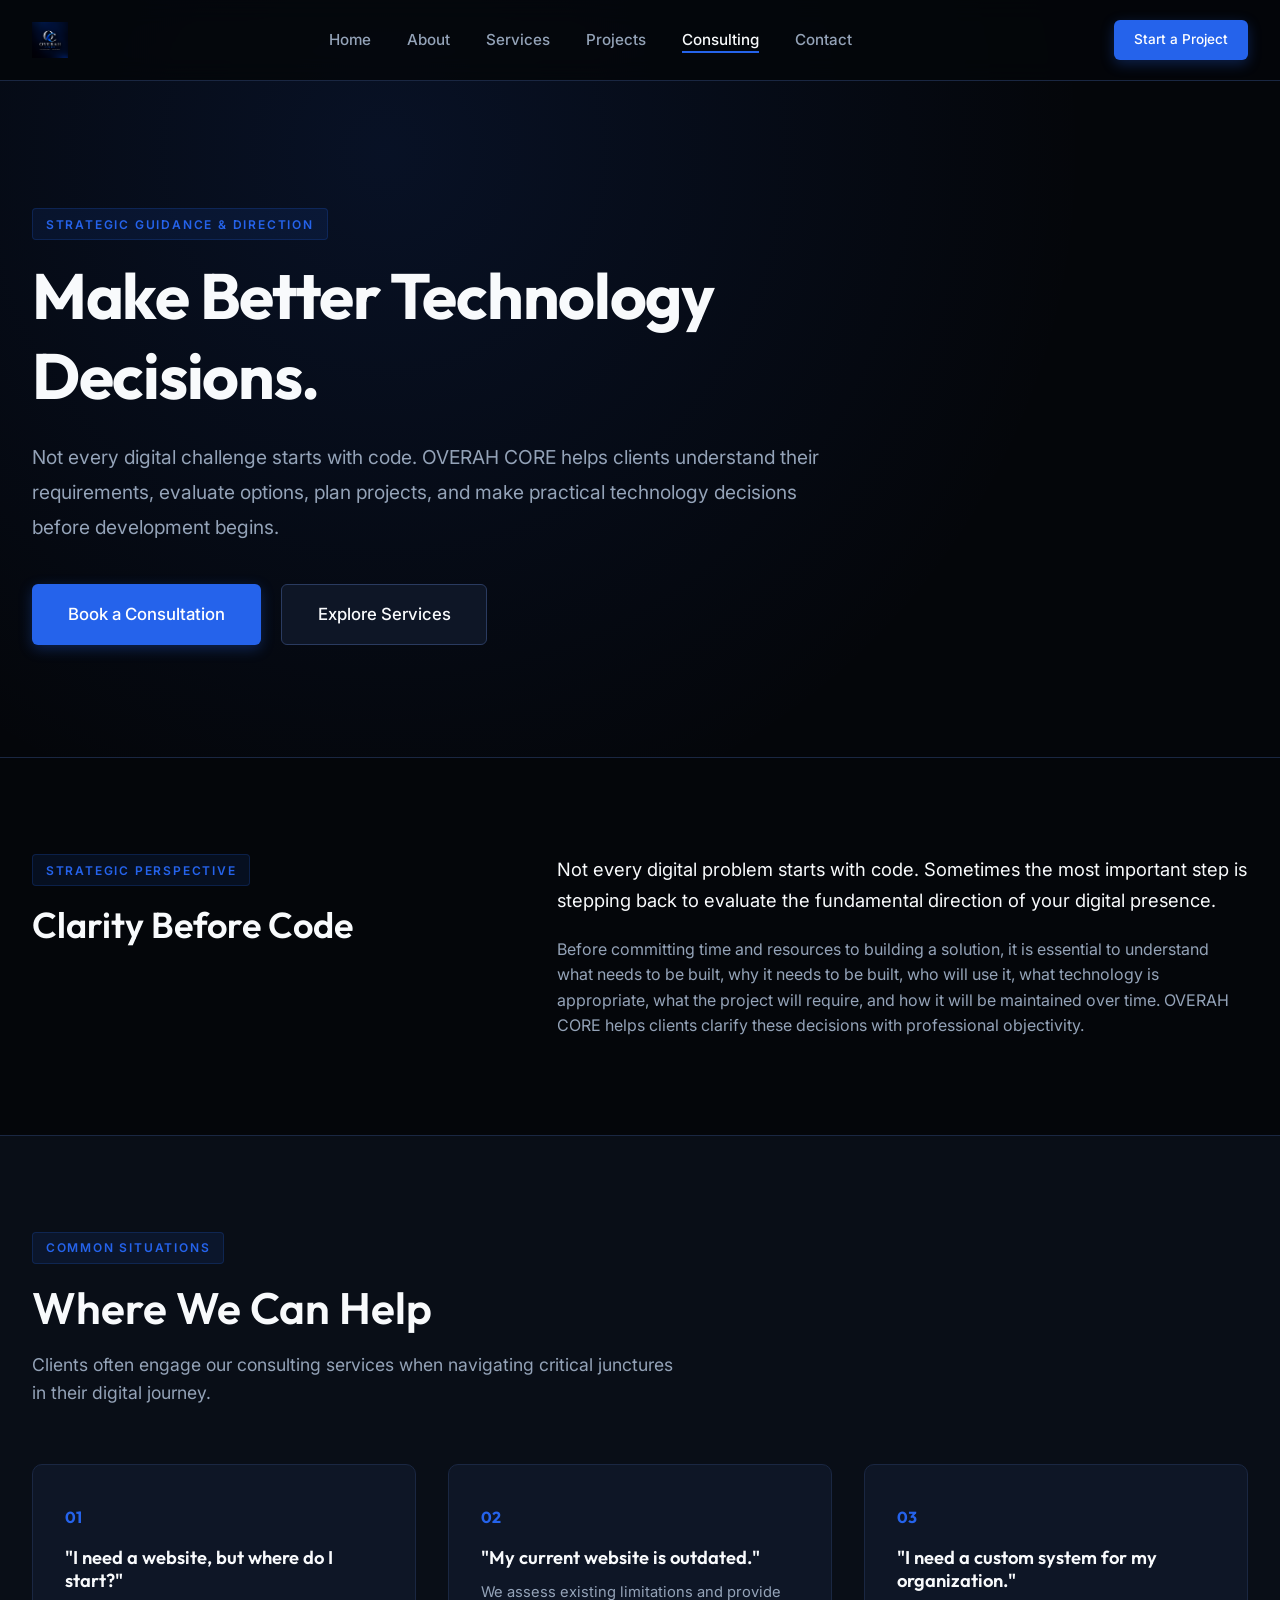
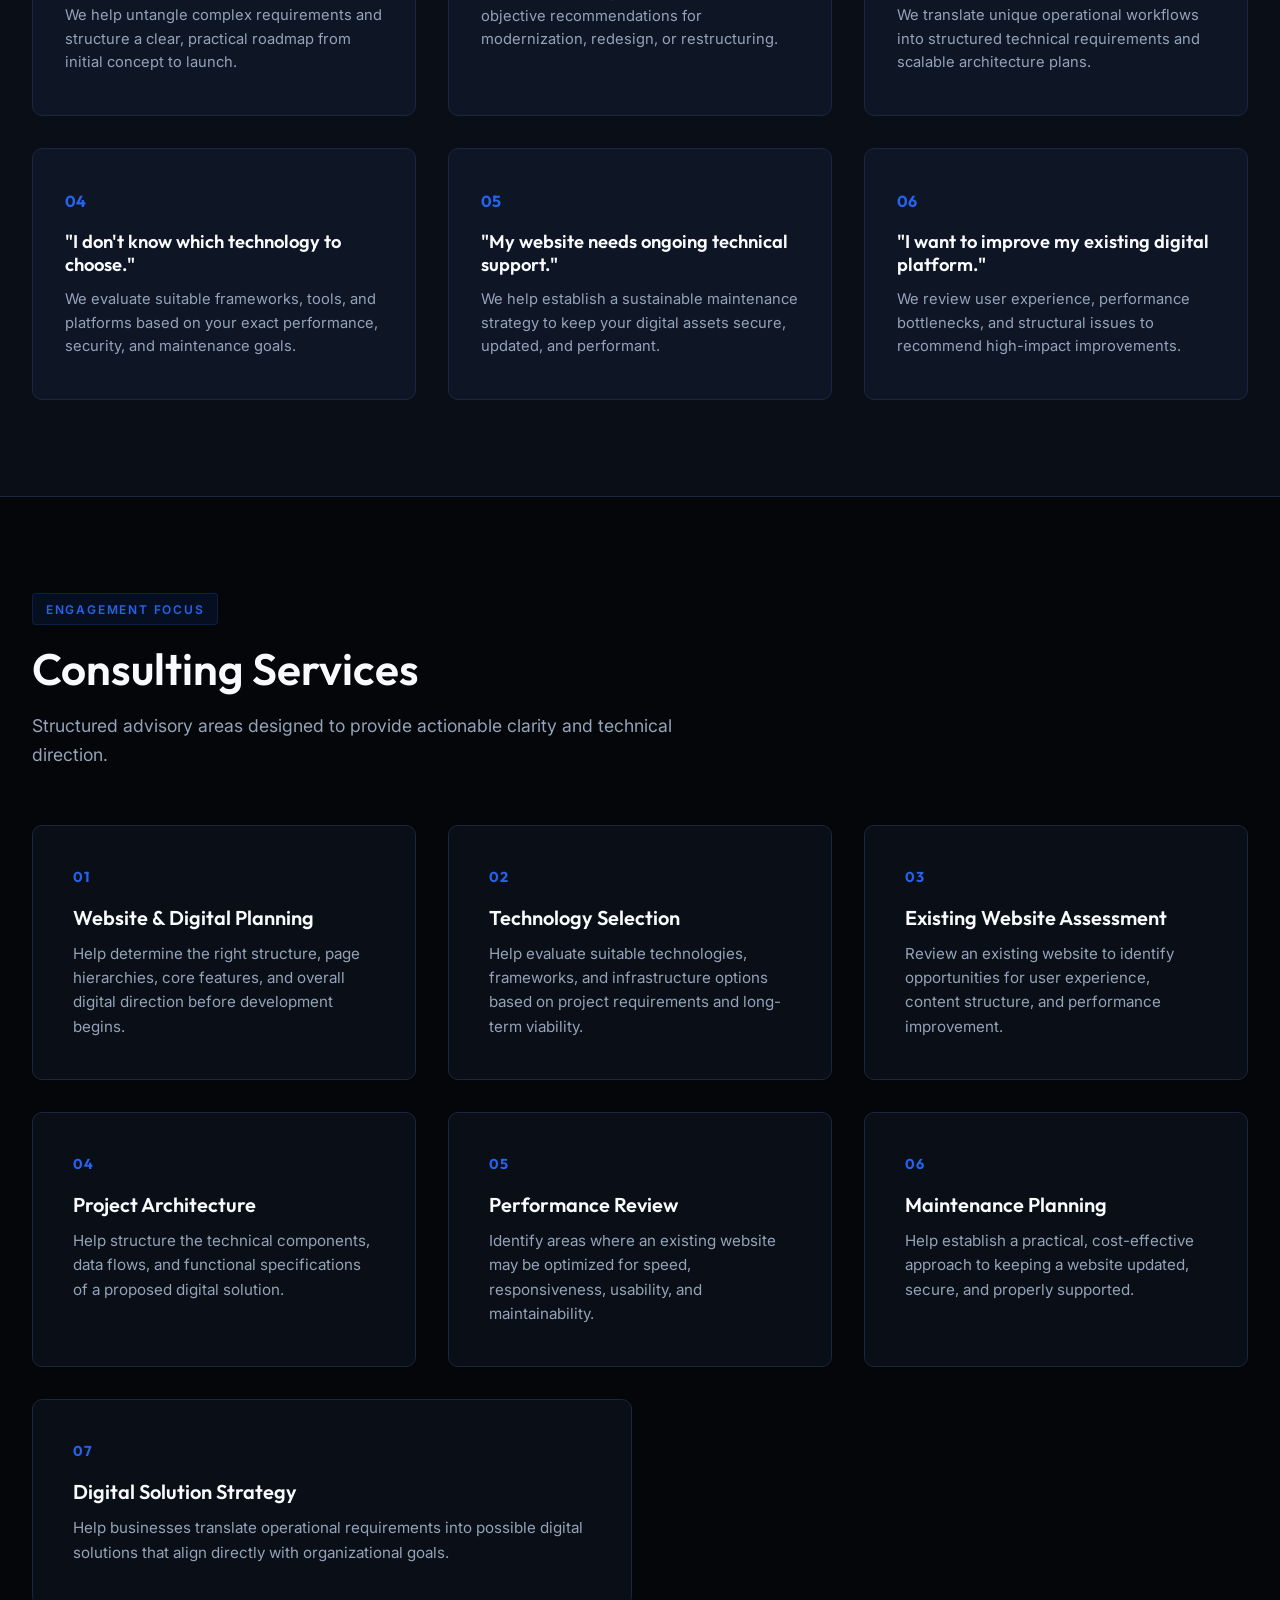
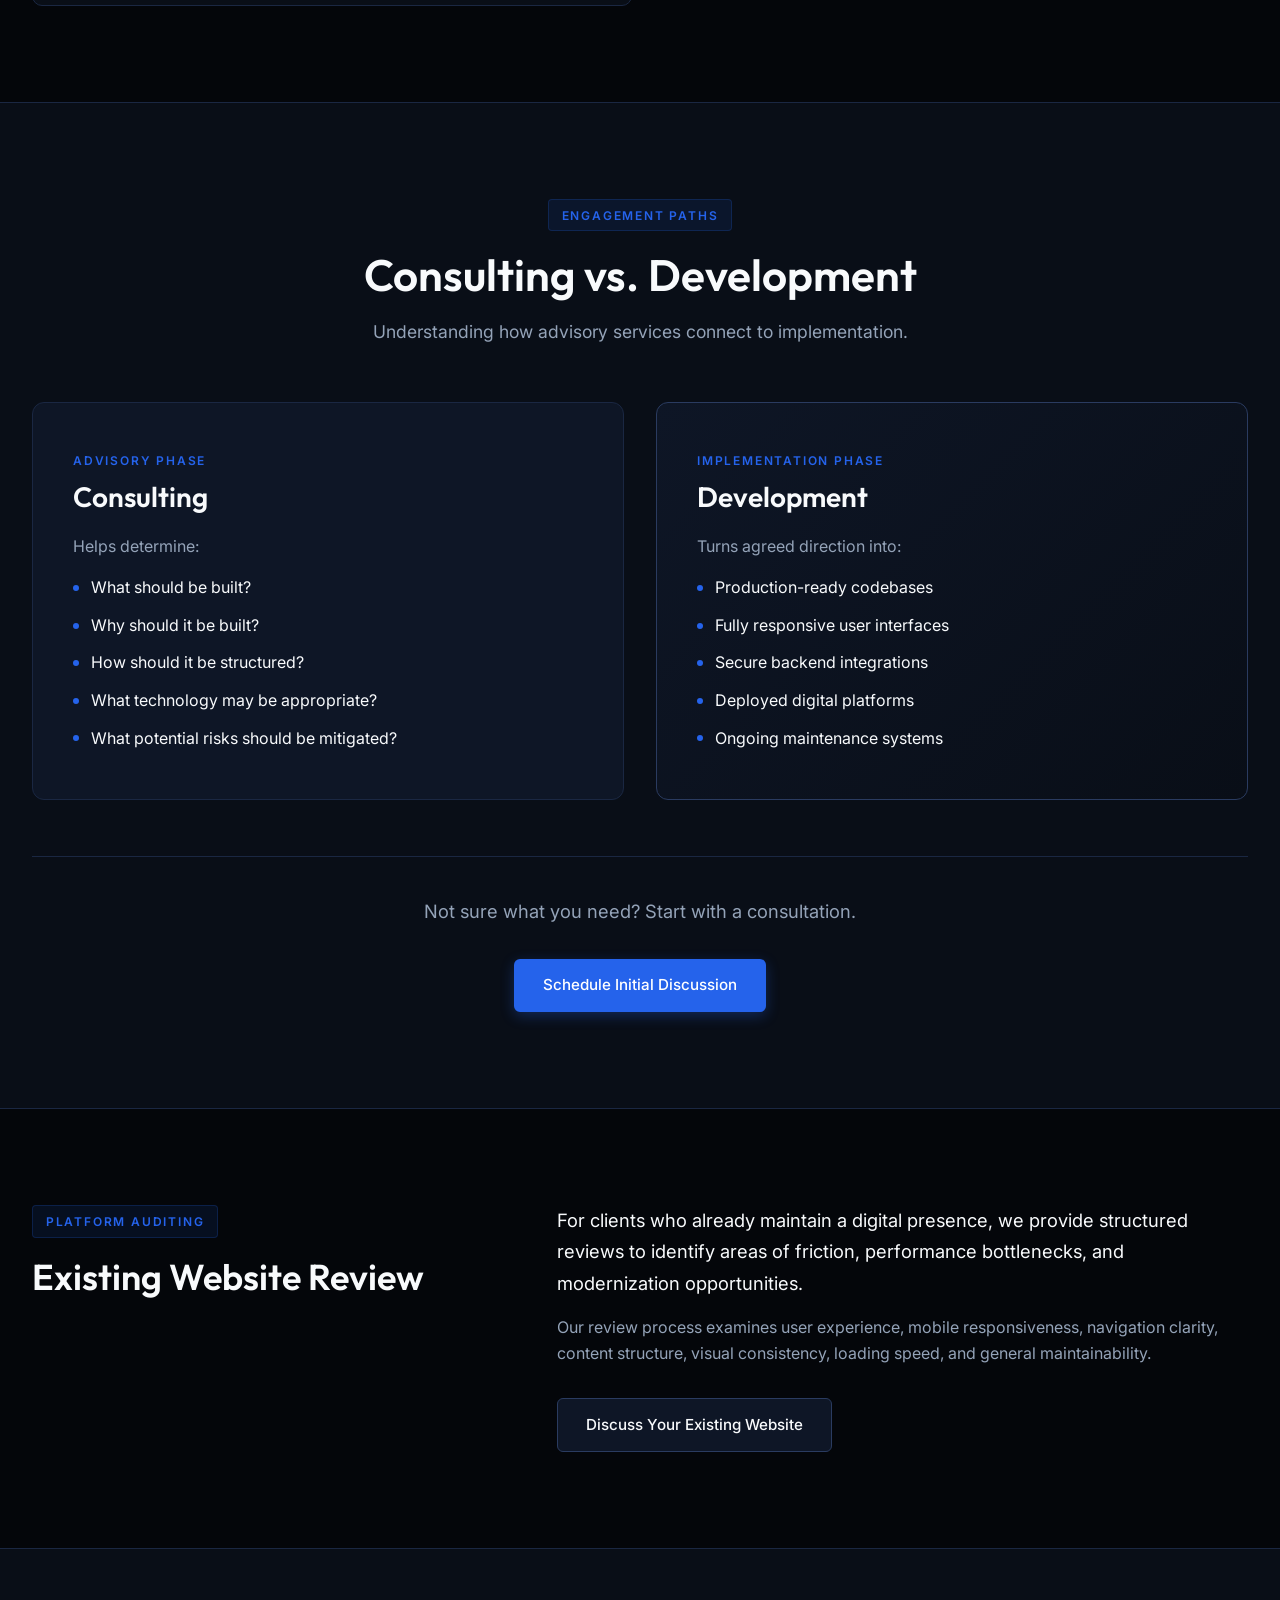
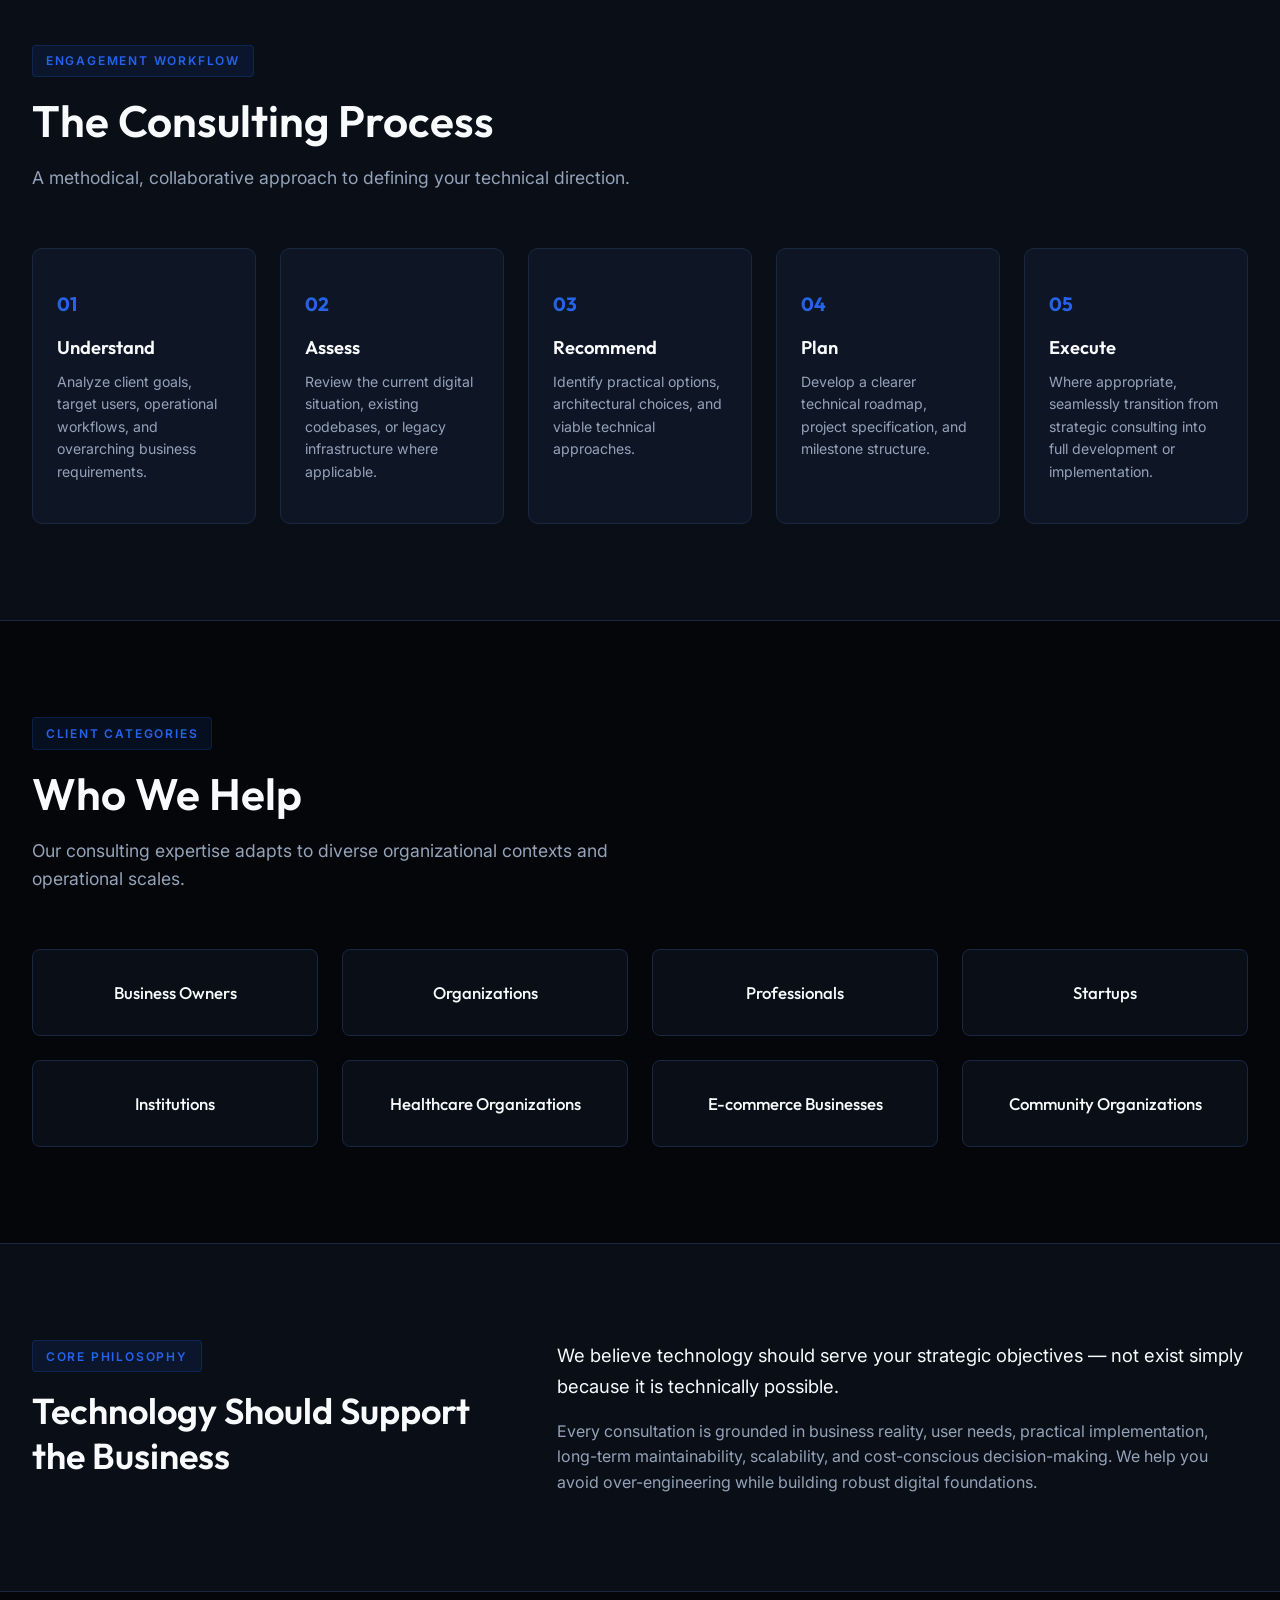
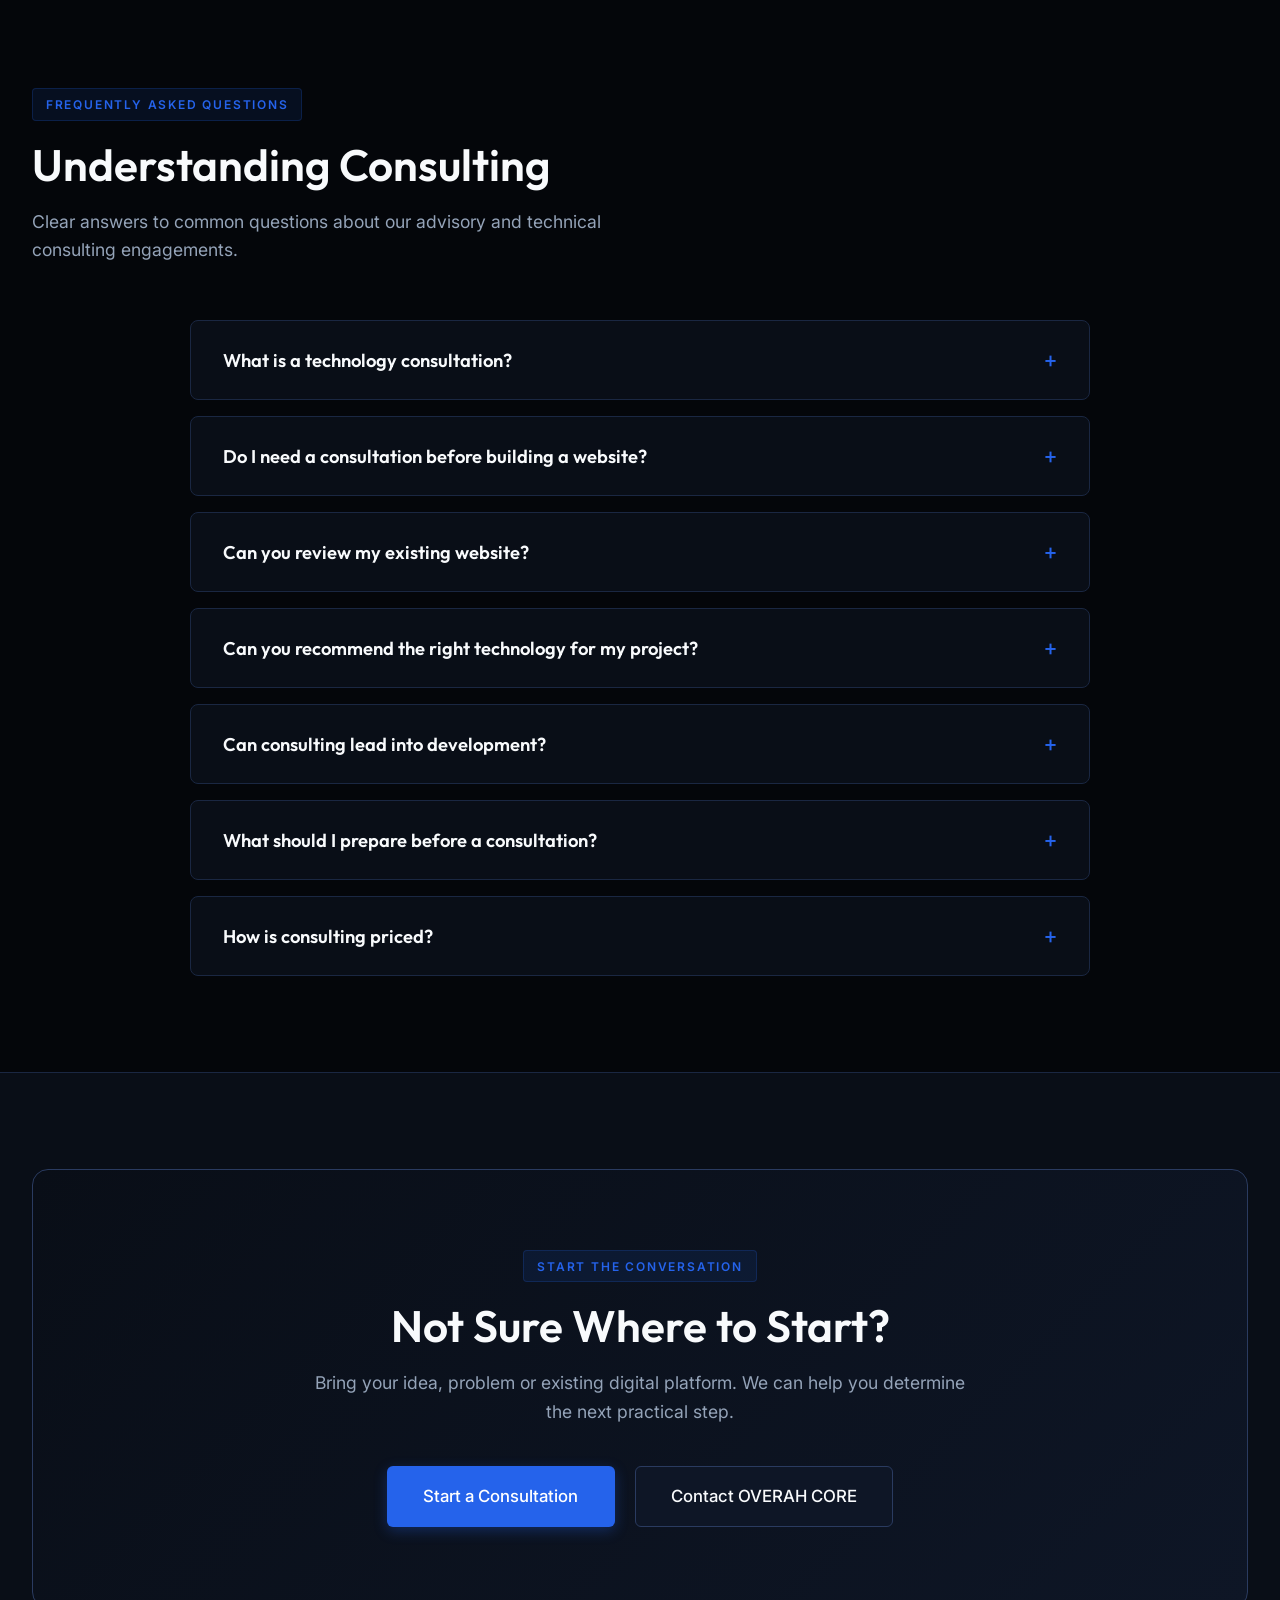
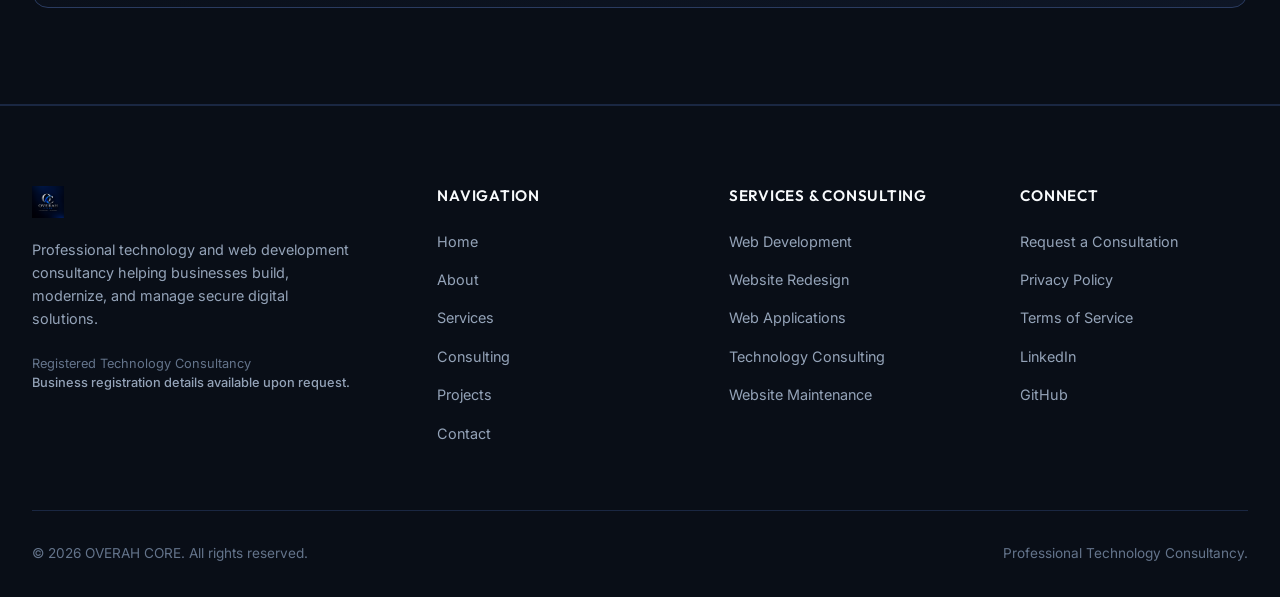
<file: consulting.html>
<!DOCTYPE html>
<html lang="en">
<head>
    <meta charset="UTF-8">
    <meta name="viewport" content="width=device-width, initial-scale=1.0">
    <title>Technology Consulting — OVERAH CORE</title>
    <meta name="description" content="Professional technology and digital consulting by OVERAH CORE. Make practical digital decisions, plan web projects, evaluate technology options, and review existing platforms.">
    
    <!-- Open Graph Metadata -->
    <meta property="og:title" content="Technology Consulting — OVERAH CORE">
    <meta property="og:description" content="Professional technology consultancy helping clients make better digital decisions, plan web projects, and evaluate technical solutions.">
    <meta property="og:type" content="website">
    
    <!-- Google Fonts -->
    <link rel="preconnect" href="https://fonts.googleapis.com">
    <link rel="preconnect" href="https://fonts.gstatic.com" crossorigin>
    <link href="https://fonts.googleapis.com/css2?family=Inter:wght@300;400;500;600;700&family=Outfit:wght@400;500;600;700&display=swap" rel="stylesheet">
    
    <!-- Stylesheet -->
    <link rel="stylesheet" href="consulting.css">
</head>
<body>

    <!-- Header / Navigation -->
    <header class="site-header" id="header">
        <div class="container nav-container">
            <a href="index.html" class="brand-logo" aria-label="OVERAH CORE Home">
                <img src="assets/images/brand/01-overah-core-logo-primary.png" alt="OVERAH CORE Logo" class="header-logo-img">
            </a>
            
            <nav class="nav-menu" id="navMenu">
                <ul class="nav-list">
                    <li><a href="index.html" class="nav-link">Home</a></li>
                    <li><a href="about.html" class="nav-link">About</a></li>
                    <li><a href="services.html" class="nav-link">Services</a></li>
                    <li><a href="projects.html" class="nav-link">Projects</a></li>
                    <li><a href="consulting.html" class="nav-link active">Consulting</a></li>
                    <li><a href="contact.html" class="nav-link">Contact</a></li>
                </ul>
            </nav>

            <div class="nav-actions">
                <a href="contact.html" class="btn btn-primary btn-sm">Start a Project</a>
                <button class="mobile-toggle" id="mobileToggle" aria-label="Toggle Navigation Menu">
                    <span></span>
                    <span></span>
                    <span></span>
                </button>
            </div>
        </div>
    </header>

    <main id="mainContent">

        <!-- Hero Section -->
        <section class="consulting-hero">
            <div class="container">
                <div class="hero-content-wrapper">
                    <span class="section-tag">Strategic Guidance & Direction</span>
                    <h1 class="hero-title">Make Better Technology Decisions.</h1>
                    <p class="hero-subtitle">
                        Not every digital challenge starts with code. OVERAH CORE helps clients understand their requirements, evaluate options, plan projects, and make practical technology decisions before development begins.
                    </p>
                    <div class="hero-btn-group">
                        <a href="contact.html" class="btn btn-primary btn-lg">Book a Consultation</a>
                        <a href="services.html" class="btn btn-secondary btn-lg">Explore Services</a>
                    </div>
                </div>
            </div>
        </section>

        <!-- Consulting Introduction -->
        <section class="section">
            <div class="container">
                <div class="editorial-grid">
                    <div class="editorial-left">
                        <span class="section-tag">Strategic Perspective</span>
                        <h2>Clarity Before Code</h2>
                    </div>
                    <div class="editorial-right">
                        <p class="lead-text">
                            Not every digital problem starts with code. Sometimes the most important step is stepping back to evaluate the fundamental direction of your digital presence.
                        </p>
                        <p style="margin-top: 1.25rem; color: var(--text-muted);">
                            Before committing time and resources to building a solution, it is essential to understand what needs to be built, why it needs to be built, who will use it, what technology is appropriate, what the project will require, and how it will be maintained over time. OVERAH CORE helps clients clarify these decisions with professional objectivity.
                        </p>
                    </div>
                </div>
            </div>
        </section>

        <!-- Common Problems / Situations -->
        <section class="section bg-surface">
            <div class="container">
                <div class="section-header">
                    <span class="section-tag">Common Situations</span>
                    <h2 class="section-title">Where We Can Help</h2>
                    <p class="section-subtitle">Clients often engage our consulting services when navigating critical junctures in their digital journey.</p>
                </div>
                <div class="problems-grid">
                    <div class="problem-card">
                        <span class="problem-num">01</span>
                        <h3>"I need a website, but where do I start?"</h3>
                        <p>We help untangle complex requirements and structure a clear, practical roadmap from initial concept to launch.</p>
                    </div>
                    <div class="problem-card">
                        <span class="problem-num">02</span>
                        <h3>"My current website is outdated."</h3>
                        <p>We assess existing limitations and provide objective recommendations for modernization, redesign, or restructuring.</p>
                    </div>
                    <div class="problem-card">
                        <span class="problem-num">03</span>
                        <h3>"I need a custom system for my organization."</h3>
                        <p>We translate unique operational workflows into structured technical requirements and scalable architecture plans.</p>
                    </div>
                    <div class="problem-card">
                        <span class="problem-num">04</span>
                        <h3>"I don't know which technology to choose."</h3>
                        <p>We evaluate suitable frameworks, tools, and platforms based on your exact performance, security, and maintenance goals.</p>
                    </div>
                    <div class="problem-card">
                        <span class="problem-num">05</span>
                        <h3>"My website needs ongoing technical support."</h3>
                        <p>We help establish a sustainable maintenance strategy to keep your digital assets secure, updated, and performant.</p>
                    </div>
                    <div class="problem-card">
                        <span class="problem-num">06</span>
                        <h3>"I want to improve my existing digital platform."</h3>
                        <p>We review user experience, performance bottlenecks, and structural issues to recommend high-impact improvements.</p>
                    </div>
                </div>
            </div>
        </section>

        <!-- Consulting Services / Areas -->
        <section class="section">
            <div class="container">
                <div class="section-header">
                    <span class="section-tag">Engagement Focus</span>
                    <h2 class="section-title">Consulting Services</h2>
                    <p class="section-subtitle">Structured advisory areas designed to provide actionable clarity and technical direction.</p>
                </div>
                <div class="services-consulting-grid">
                    <div class="sc-card">
                        <span class="sc-id">01</span>
                        <h3>Website & Digital Planning</h3>
                        <p>Help determine the right structure, page hierarchies, core features, and overall digital direction before development begins.</p>
                    </div>
                    <div class="sc-card">
                        <span class="sc-id">02</span>
                        <h3>Technology Selection</h3>
                        <p>Help evaluate suitable technologies, frameworks, and infrastructure options based on project requirements and long-term viability.</p>
                    </div>
                    <div class="sc-card">
                        <span class="sc-id">03</span>
                        <h3>Existing Website Assessment</h3>
                        <p>Review an existing website to identify opportunities for user experience, content structure, and performance improvement.</p>
                    </div>
                    <div class="sc-card">
                        <span class="sc-id">04</span>
                        <h3>Project Architecture</h3>
                        <p>Help structure the technical components, data flows, and functional specifications of a proposed digital solution.</p>
                    </div>
                    <div class="sc-card">
                        <span class="sc-id">05</span>
                        <h3>Performance Review</h3>
                        <p>Identify areas where an existing website may be optimized for speed, responsiveness, usability, and maintainability.</p>
                    </div>
                    <div class="sc-card">
                        <span class="sc-id">06</span>
                        <h3>Maintenance Planning</h3>
                        <p>Help establish a practical, cost-effective approach to keeping a website updated, secure, and properly supported.</p>
                    </div>
                    <div class="sc-card" style="grid-column: 1 / -1; max-width: 600px;">
                        <span class="sc-id">07</span>
                        <h3>Digital Solution Strategy</h3>
                        <p>Help businesses translate operational requirements into possible digital solutions that align directly with organizational goals.</p>
                    </div>
                </div>
            </div>
        </section>

        <!-- Consulting vs Development Comparison -->
        <section class="section bg-surface">
            <div class="container">
                <div class="section-header text-center">
                    <span class="section-tag">Engagement Paths</span>
                    <h2 class="section-title">Consulting vs. Development</h2>
                    <p class="section-subtitle" style="margin: 0 auto;">Understanding how advisory services connect to implementation.</p>
                </div>
                
                <div class="comparison-grid">
                    <div class="comparison-card">
                        <span class="cc-tag">Advisory Phase</span>
                        <h3>Consulting</h3>
                        <p class="cc-intro">Helps determine:</p>
                        <ul class="cc-list">
                            <li>What should be built?</li>
                            <li>Why should it be built?</li>
                            <li>How should it be structured?</li>
                            <li>What technology may be appropriate?</li>
                            <li>What potential risks should be mitigated?</li>
                        </ul>
                    </div>
                    <div class="comparison-card highlight-card">
                        <span class="cc-tag">Implementation Phase</span>
                        <h3>Development</h3>
                        <p class="cc-intro">Turns agreed direction into:</p>
                        <ul class="cc-list">
                            <li>Production-ready codebases</li>
                            <li>Fully responsive user interfaces</li>
                            <li>Secure backend integrations</li>
                            <li>Deployed digital platforms</li>
                            <li>Ongoing maintenance systems</li>
                        </ul>
                    </div>
                </div>

                <div class="comparison-cta-box text-center">
                    <p>Not sure what you need? Start with a consultation.</p>
                    <a href="contact.html" class="btn btn-primary mt-4">Schedule Initial Discussion</a>
                </div>
            </div>
        </section>

        <!-- Existing Website Review Section -->
        <section class="section">
            <div class="container">
                <div class="editorial-grid">
                    <div class="editorial-left">
                        <span class="section-tag">Platform Auditing</span>
                        <h2>Existing Website Review</h2>
                    </div>
                    <div class="editorial-right">
                        <p class="lead-text">
                            For clients who already maintain a digital presence, we provide structured reviews to identify areas of friction, performance bottlenecks, and modernization opportunities.
                        </p>
                        <p style="margin-top: 1rem; color: var(--text-muted);">
                            Our review process examines user experience, mobile responsiveness, navigation clarity, content structure, visual consistency, loading speed, and general maintainability.
                        </p>
                        <div style="margin-top: 2rem;">
                            <a href="contact.html" class="btn btn-secondary">Discuss Your Existing Website</a>
                        </div>
                    </div>
                </div>
            </div>
        </section>

        <!-- Consulting Process Timeline -->
        <section class="section bg-surface">
            <div class="container">
                <div class="section-header">
                    <span class="section-tag">Engagement Workflow</span>
                    <h2 class="section-title">The Consulting Process</h2>
                    <p class="section-subtitle">A methodical, collaborative approach to defining your technical direction.</p>
                </div>
                <div class="consulting-timeline">
                    <div class="ct-step">
                        <span class="ct-num">01</span>
                        <h3>Understand</h3>
                        <p>Analyze client goals, target users, operational workflows, and overarching business requirements.</p>
                    </div>
                    <div class="ct-step">
                        <span class="ct-num">02</span>
                        <h3>Assess</h3>
                        <p>Review the current digital situation, existing codebases, or legacy infrastructure where applicable.</p>
                    </div>
                    <div class="ct-step">
                        <span class="ct-num">03</span>
                        <h3>Recommend</h3>
                        <p>Identify practical options, architectural choices, and viable technical approaches.</p>
                    </div>
                    <div class="ct-step">
                        <span class="ct-num">04</span>
                        <h3>Plan</h3>
                        <p>Develop a clearer technical roadmap, project specification, and milestone structure.</p>
                    </div>
                    <div class="ct-step">
                        <span class="ct-num">05</span>
                        <h3>Execute</h3>
                        <p>Where appropriate, seamlessly transition from strategic consulting into full development or implementation.</p>
                    </div>
                </div>
            </div>
        </section>

        <!-- Who We Help -->
        <section class="section">
            <div class="container">
                <div class="section-header">
                    <span class="section-tag">Client Categories</span>
                    <h2 class="section-title">Who We Help</h2>
                    <p class="section-subtitle">Our consulting expertise adapts to diverse organizational contexts and operational scales.</p>
                </div>
                <div class="audience-grid">
                    <div class="audience-card"><h3>Business Owners</h3></div>
                    <div class="audience-card"><h3>Organizations</h3></div>
                    <div class="audience-card"><h3>Professionals</h3></div>
                    <div class="audience-card"><h3>Startups</h3></div>
                    <div class="audience-card"><h3>Institutions</h3></div>
                    <div class="audience-card"><h3>Healthcare Organizations</h3></div>
                    <div class="audience-card"><h3>E-commerce Businesses</h3></div>
                    <div class="audience-card"><h3>Community Organizations</h3></div>
                </div>
            </div>
        </section>

        <!-- Business-First Philosophy -->
        <section class="section bg-surface">
            <div class="container">
                <div class="editorial-grid">
                    <div class="editorial-left">
                        <span class="section-tag">Core Philosophy</span>
                        <h2>Technology Should Support the Business</h2>
                    </div>
                    <div class="editorial-right">
                        <p class="lead-text">
                            We believe technology should serve your strategic objectives — not exist simply because it is technically possible.
                        </p>
                        <p style="margin-top: 1rem; color: var(--text-muted);">
                            Every consultation is grounded in business reality, user needs, practical implementation, long-term maintainability, scalability, and cost-conscious decision-making. We help you avoid over-engineering while building robust digital foundations.
                        </p>
                    </div>
                </div>
            </div>
        </section>

        <!-- FAQ Section -->
        <section class="section">
            <div class="container">
                <div class="section-header">
                    <span class="section-tag">Frequently Asked Questions</span>
                    <h2 class="section-title">Understanding Consulting</h2>
                    <p class="section-subtitle">Clear answers to common questions about our advisory and technical consulting engagements.</p>
                </div>
                <div class="faq-accordion" id="faqAccordion">
                    
                    <div class="faq-item">
                        <button class="faq-question" aria-expanded="false">
                            <span>What is a technology consultation?</span>
                            <span class="faq-icon">+</span>
                        </button>
                        <div class="faq-answer">
                            <p>A technology consultation is a focused advisory engagement where we review your digital goals, challenges, or existing platforms to help you make informed, practical technical decisions before committing to development.</p>
                        </div>
                    </div>

                    <div class="faq-item">
                        <button class="faq-question" aria-expanded="false">
                            <span>Do I need a consultation before building a website?</span>
                            <span class="faq-icon">+</span>
                        </button>
                        <div class="faq-answer">
                            <p>While not strictly mandatory for straightforward projects, a consultation helps clarify exact requirements, scope, architecture, and technology selection, saving time and preventing costly revisions later.</p>
                        </div>
                    </div>

                    <div class="faq-item">
                        <button class="faq-question" aria-expanded="false">
                            <span>Can you review my existing website?</span>
                            <span class="faq-icon">+</span>
                        </button>
                        <div class="faq-answer">
                            <p>Yes. We provide structured reviews of existing websites to evaluate user experience, mobile responsiveness, navigation, performance, and maintenance readiness.</p>
                        </div>
                    </div>

                    <div class="faq-item">
                        <button class="faq-question" aria-expanded="false">
                            <span>Can you recommend the right technology for my project?</span>
                            <span class="faq-icon">+</span>
                        </button>
                        <div class="faq-answer">
                            <p>Yes. We evaluate suitable frameworks, CMS options, hosting environments, and integration tools based on your specific operational requirements, security needs, and budget.</p>
                        </div>
                    </div>

                    <div class="faq-item">
                        <button class="faq-question" aria-expanded="false">
                            <span>Can consulting lead into development?</span>
                            <span class="faq-icon">+</span>
                        </button>
                        <div class="faq-answer">
                            <p>Absolutely. Once the strategy, scope, and technical direction are defined during consultation, OVERAH CORE can seamlessly transition into executing the full development and implementation.</p>
                        </div>
                    </div>

                    <div class="faq-item">
                        <button class="faq-question" aria-expanded="false">
                            <span>What should I prepare before a consultation?</span>
                            <span class="faq-icon">+</span>
                        </button>
                        <div class="faq-answer">
                            <p>It is helpful to bring a summary of your goals, any current challenges or pain points, examples of digital platforms you admire, and your general timeframe or expectations.</p>
                        </div>
                    </div>

                    <div class="faq-item">
                        <button class="faq-question" aria-expanded="false">
                            <span>How is consulting priced?</span>
                            <span class="faq-icon">+</span>
                        </button>
                        <div class="faq-answer">
                            <p>Consultation pricing depends on the scope and requirements of the engagement. We provide transparent estimates following an initial discussion of your needs.</p>
                        </div>
                    </div>

                </div>
            </div>
        </section>

        <!-- Consultation CTA -->
        <section class="section bg-surface">
            <div class="container text-center">
                <div class="cta-card">
                    <span class="section-tag">Start the Conversation</span>
                    <h2 class="section-title">Not Sure Where to Start?</h2>
                    <p class="section-subtitle">Bring your idea, problem or existing digital platform. We can help you determine the next practical step.</p>
                    <div class="hero-btn-group justify-center mt-4">
                        <a href="contact.html" class="btn btn-primary btn-lg">Start a Consultation</a>
                        <a href="contact.html" class="btn btn-secondary btn-lg">Contact OVERAH CORE</a>
                    </div>
                </div>
            </div>
        </section>

    </main>

    <!-- Footer -->
    <footer class="site-footer">
        <div class="container">
            <div class="footer-grid">
                <div class="footer-brand-col">
                    <a href="index.html" class="brand-logo footer-logo">
                        <img src="assets/images/brand/02-overah-core-logo-white.png" alt="OVERAH CORE Logo White" class="footer-logo-img">
                    </a>
                    <p class="footer-desc">
                        Professional technology and web development consultancy helping businesses build, modernize, and manage secure digital solutions.
                    </p>
                    <div class="footer-registry">
                        Registered Technology Consultancy<br>
                        <span>Business registration details available upon request.</span>
                    </div>
                </div>
                <div class="footer-links-col">
                    <h4>Navigation</h4>
                    <ul>
                        <li><a href="index.html">Home</a></li>
                        <li><a href="about.html">About</a></li>
                        <li><a href="services.html">Services</a></li>
                        <li><a href="consulting.html">Consulting</a></li>
                        <li><a href="projects.html">Projects</a></li>
                        <li><a href="contact.html">Contact</a></li>
                    </ul>
                </div>
                <div class="footer-links-col">
                    <h4>Services & Consulting</h4>
                    <ul>
                        <li><a href="services.html">Web Development</a></li>
                        <li><a href="services.html">Website Redesign</a></li>
                        <li><a href="services.html">Web Applications</a></li>
                        <li><a href="consulting.html">Technology Consulting</a></li>
                        <li><a href="services.html">Website Maintenance</a></li>
                    </ul>
                </div>
                <div class="footer-links-col">
                    <h4>Connect</h4>
                    <ul>
                        <li><a href="contact.html">Request a Consultation</a></li>
                        <li><a href="privacy-policy.html">Privacy Policy</a></li>
                        <li><a href="terms.html">Terms of Service</a></li>
                        <li><a href="https://linkedin.com" target="_blank" rel="noopener">LinkedIn</a></li>
                        <li><a href="https://github.com" target="_blank" rel="noopener">GitHub</a></li>
                    </ul>
                </div>
            </div>
            <div class="footer-bottom">
                <p>&copy; 2026 OVERAH CORE. All rights reserved.</p>
                <p>Professional Technology Consultancy.</p>
            </div>
        </div>
    </footer>

    <!-- JavaScript -->
    <script src="consulting.js"></script>
</body>
</html>
</file>
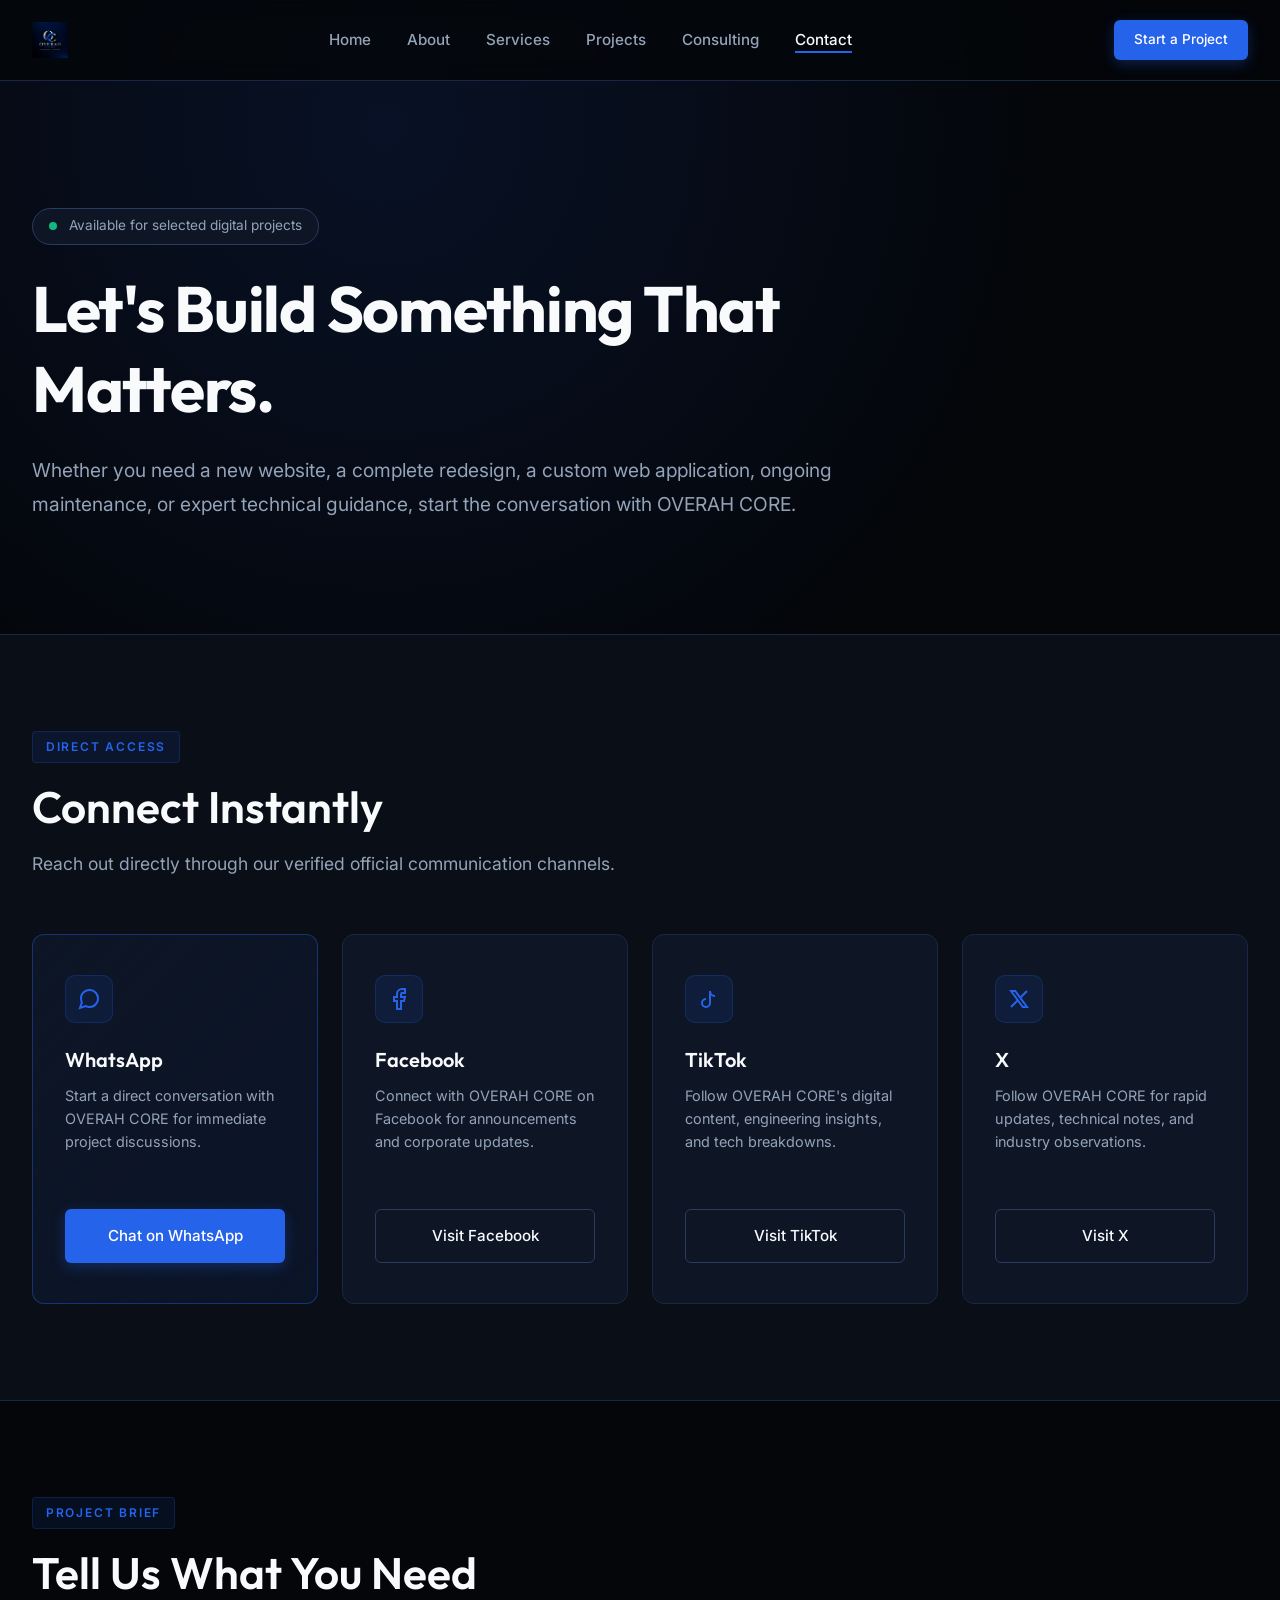
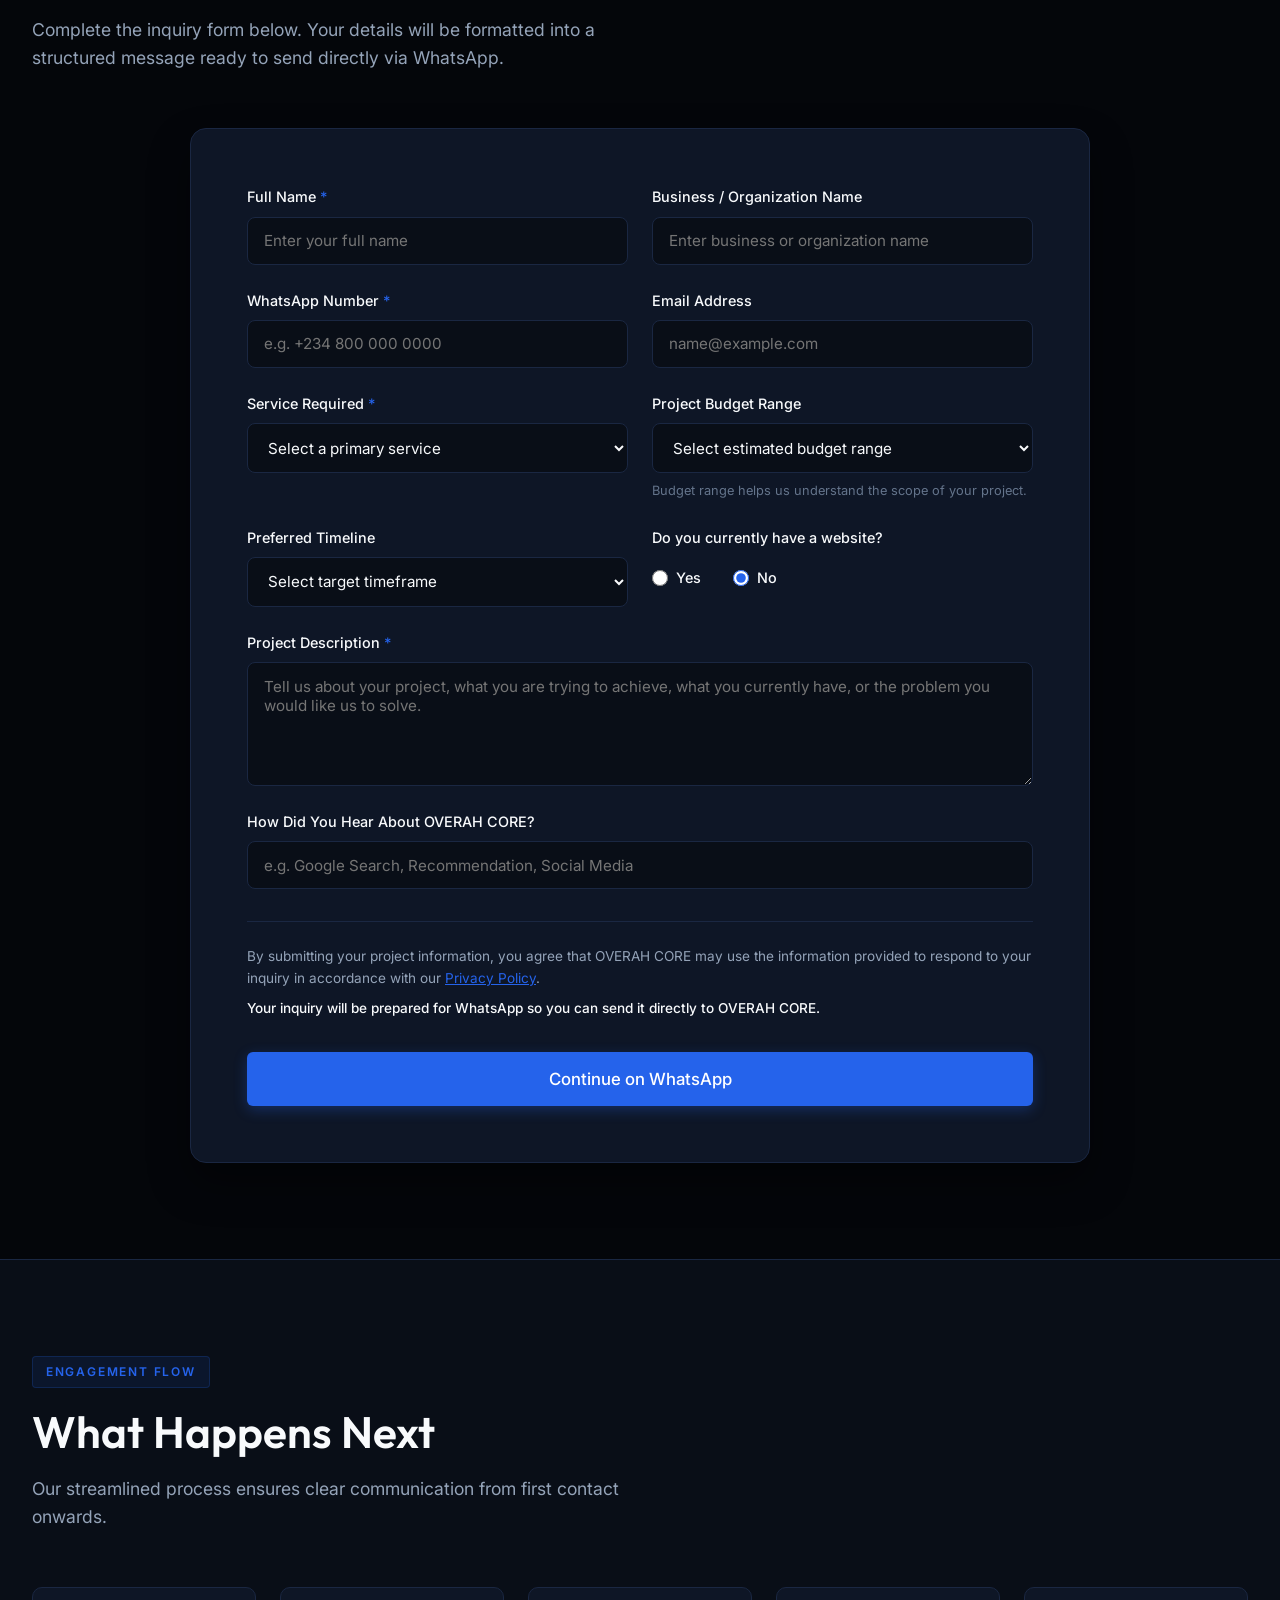
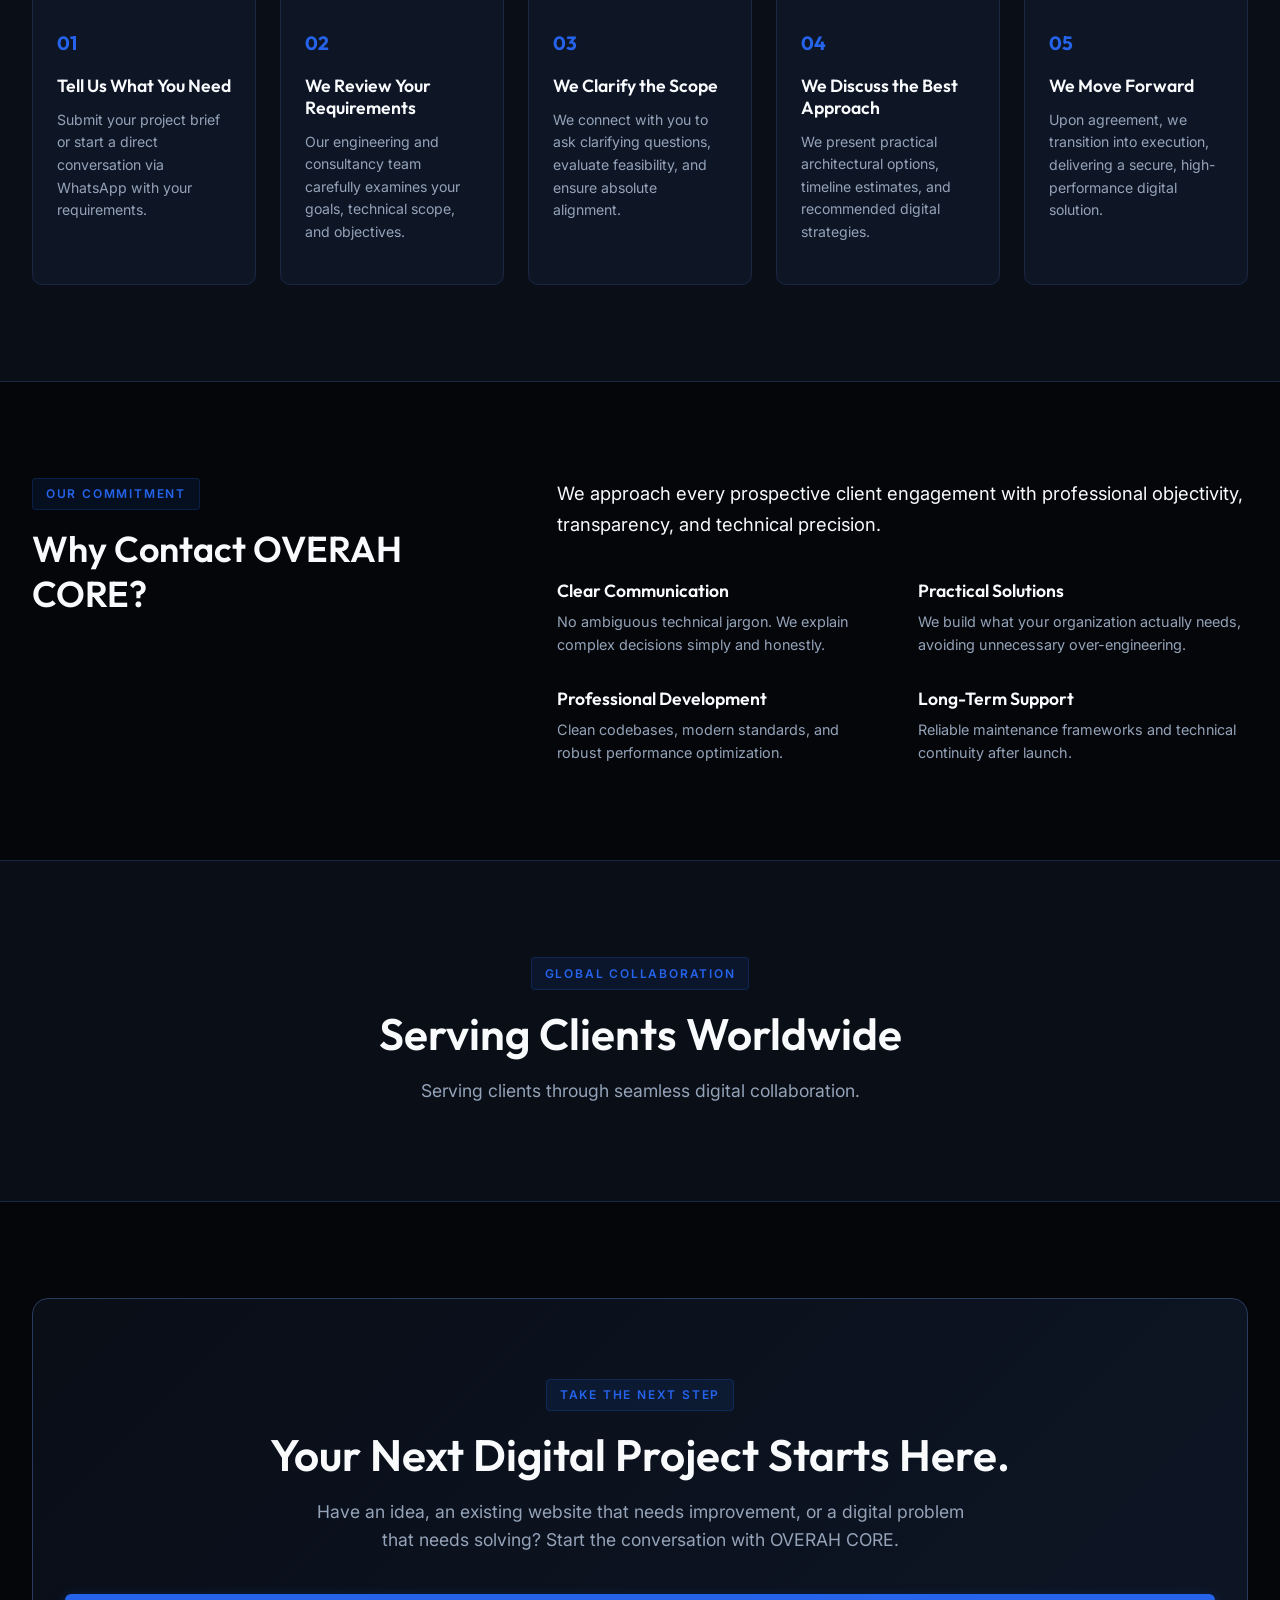
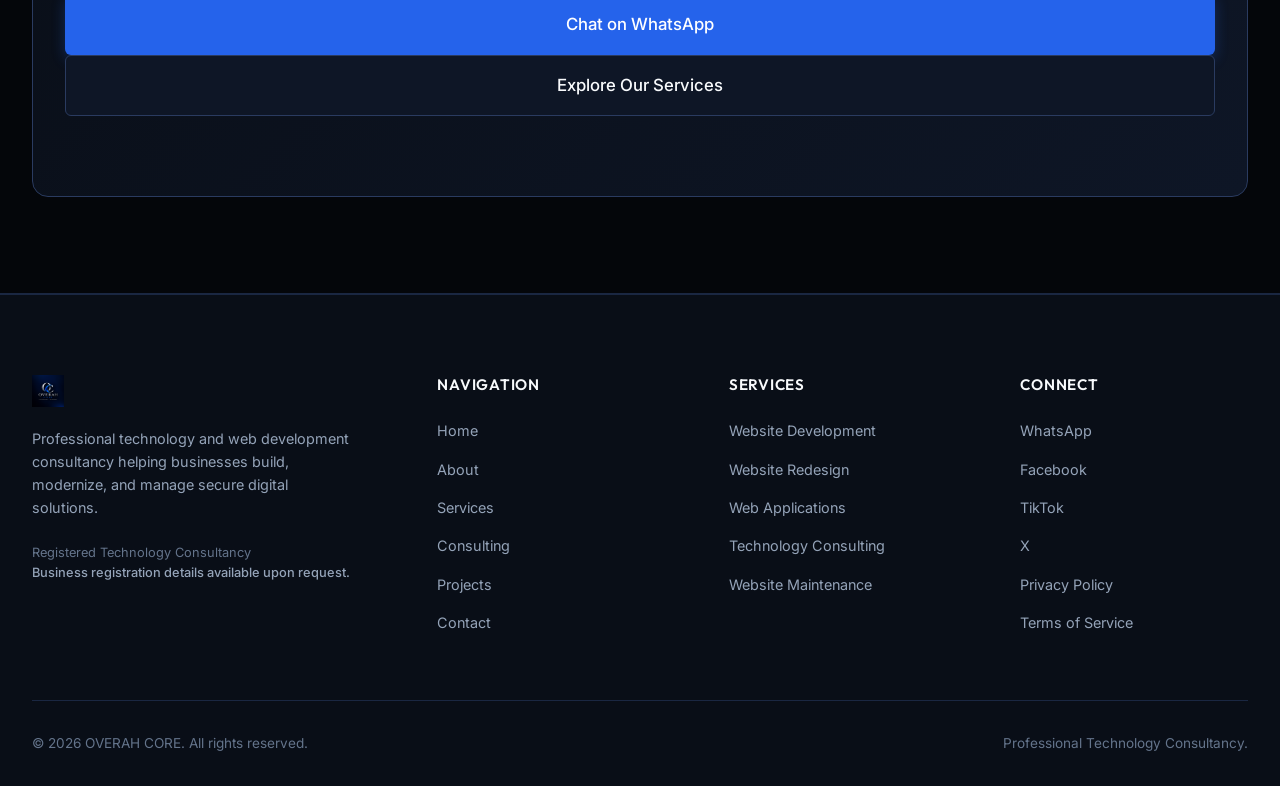
<file: contact.html>
<!DOCTYPE html>
<html lang="en">
<head>
    <meta charset="UTF-8">
    <meta name="viewport" content="width=device-width, initial-scale=1.0">
    <title>Contact OVERAH CORE — Start Your Digital Project</title>
    <meta name="description" content="Contact OVERAH CORE for professional website development, redesign, web applications, and technology consulting. Start your project conversation today.">
    
    <!-- Open Graph Metadata -->
    <meta property="og:title" content="Contact OVERAH CORE — Start Your Digital Project">
    <meta property="og:description" content="Get in touch with OVERAH CORE for professional web development, technical consulting, and digital solutions.">
    <meta property="og:type" content="website">
    <meta property="og:image" content="assets/images/brand/01-overah-core-logo-primary.png">
    
    <!-- Google Fonts -->
    <link rel="preconnect" href="https://fonts.googleapis.com">
    <link rel="preconnect" href="https://fonts.gstatic.com" crossorigin>
    <link href="https://fonts.googleapis.com/css2?family=Inter:wght@300;400;500;600;700&family=Outfit:wght@400;500;600;700&display=swap" rel="stylesheet">
    
    <!-- Stylesheet -->
    <link rel="stylesheet" href="contact.css">
</head>
<body>

    <!-- Header / Navigation -->
    <header class="site-header" id="header">
        <div class="container nav-container">
            <a href="index.html" class="brand-logo" aria-label="OVERAH CORE Home">
                <img src="assets/images/brand/01-overah-core-logo-primary.png" alt="OVERAH CORE Logo" class="header-logo-img">
            </a>
            
            <nav class="nav-menu" id="navMenu">
                <ul class="nav-list">
                    <li><a href="index.html" class="nav-link">Home</a></li>
                    <li><a href="about.html" class="nav-link">About</a></li>
                    <li><a href="services.html" class="nav-link">Services</a></li>
                    <li><a href="projects.html" class="nav-link">Projects</a></li>
                    <li><a href="consulting.html" class="nav-link">Consulting</a></li>
                    <li><a href="contact.html" class="nav-link active">Contact</a></li>
                </ul>
            </nav>

            <div class="nav-actions">
                <a href="contact.html" class="btn btn-primary btn-sm">Start a Project</a>
                <button class="mobile-toggle" id="mobileToggle" aria-label="Toggle Navigation Menu">
                    <span></span>
                    <span></span>
                    <span></span>
                </button>
            </div>
        </div>
    </header>

    <main id="mainContent">

        <!-- Hero Section -->
        <section class="contact-hero">
            <div class="container">
                <div class="hero-content-wrapper">
                    <div class="availability-badge">
                        <span class="pulse-dot"></span>
                        <span>Available for selected digital projects</span>
                    </div>
                    <h1 class="hero-title">Let's Build Something That Matters.</h1>
                    <p class="hero-subtitle">
                        Whether you need a new website, a complete redesign, a custom web application, ongoing maintenance, or expert technical guidance, start the conversation with OVERAH CORE.
                    </p>
                </div>
            </div>
        </section>

        <!-- Direct Contact Channels Section (WhatsApp, Facebook, TikTok, X) -->
        <section class="section bg-surface">
            <div class="container">
                <div class="section-header">
                    <span class="section-tag">Direct Access</span>
                    <h2 class="section-title">Connect Instantly</h2>
                    <p class="section-subtitle">Reach out directly through our verified official communication channels.</p>
                </div>
                
                <div class="channels-grid">
                    <!-- WhatsApp (Primary) -->
                    <div class="channel-card whatsapp-featured">
                        <div class="channel-icon-wrap">
                            <svg class="channel-svg" viewBox="0 0 24 24" fill="none" stroke="currentColor" stroke-width="2"><path d="M21 11.5a8.38 8.38 0 0 1-.9 3.8 8.5 8.5 0 0 1-7.6 4.7 8.38 8.38 0 0 1-3.8-.9L3 21l1.9-5.7a8.38 8.38 0 0 1-.9-3.8 8.5 8.5 0 0 1 4.7-7.6 8.38 8.38 0 0 1 3.8-.9h.5a8.48 8.48 0 0 1 8 8v.5z"></path></svg>
                        </div>
                        <h3>WhatsApp</h3>
                        <p>Start a direct conversation with OVERAH CORE for immediate project discussions.</p>
                        <a href="#" id="whatsappCardBtn" class="btn btn-primary mt-4" target="_blank" rel="noopener noreferrer">Chat on WhatsApp</a>
                    </div>

                    <!-- Facebook -->
                    <div class="channel-card">
                        <div class="channel-icon-wrap">
                            <svg class="channel-svg" viewBox="0 0 24 24" fill="none" stroke="currentColor" stroke-width="2"><path d="M18 2h-3a5 5 0 0 0-5 5v3H7v4h3v8h4v-8h3l1-4h-4V7a1 1 0 0 1 1-1h3z"></path></svg>
                        </div>
                        <h3>Facebook</h3>
                        <p>Connect with OVERAH CORE on Facebook for announcements and corporate updates.</p>
                        <a href="#" id="facebookCardBtn" class="btn btn-secondary mt-4" target="_blank" rel="noopener noreferrer">Visit Facebook</a>
                    </div>

                    <!-- TikTok -->
                    <div class="channel-card">
                        <div class="channel-icon-wrap">
                            <svg class="channel-svg" viewBox="0 0 24 24" fill="none" stroke="currentColor" stroke-width="2"><path d="M9 12a4 4 0 1 0 4 4V4a5 5 0 0 0 5 5"></path></svg>
                        </div>
                        <h3>TikTok</h3>
                        <p>Follow OVERAH CORE's digital content, engineering insights, and tech breakdowns.</p>
                        <a href="#" id="tiktokCardBtn" class="btn btn-secondary mt-4" target="_blank" rel="noopener noreferrer">Visit TikTok</a>
                    </div>

                    <!-- X -->
                    <div class="channel-card">
                        <div class="channel-icon-wrap">
                            <svg class="channel-svg" viewBox="0 0 24 24" fill="none" stroke="currentColor" stroke-width="2"><path d="M4 4l11.733 16h4.267l-11.733 -16zM4 20l6.768 -6.768m2.46 -2.46l6.772 -6.772"></path></svg>
                        </div>
                        <h3>X</h3>
                        <p>Follow OVERAH CORE for rapid updates, technical notes, and industry observations.</p>
                        <a href="#" id="xCardBtn" class="btn btn-secondary mt-4" target="_blank" rel="noopener noreferrer">Visit X</a>
                    </div>
                </div>
            </div>
        </section>

        <!-- Project Inquiry Form Section -->
        <section class="section" id="inquiry-form-section">
            <div class="container">
                <div class="section-header">
                    <span class="section-tag">Project Brief</span>
                    <h2 class="section-title">Tell Us What You Need</h2>
                    <p class="section-subtitle">Complete the inquiry form below. Your details will be formatted into a structured message ready to send directly via WhatsApp.</p>
                </div>

                <div class="form-wrapper">
                    <form id="projectInquiryForm" novalidate>
                        
                        <div class="form-row">
                            <div class="form-group">
                                <label for="fullName">Full Name <span class="required">*</span></label>
                                <input type="text" id="fullName" name="fullName" placeholder="Enter your full name" required>
                                <span class="error-msg" id="errorFullName">Please enter your full name.</span>
                            </div>
                            <div class="form-group">
                                <label for="businessName">Business / Organization Name</label>
                                <input type="text" id="businessName" name="businessName" placeholder="Enter business or organization name">
                            </div>
                        </div>

                        <div class="form-row">
                            <div class="form-group">
                                <label for="whatsappNumber">WhatsApp Number <span class="required">*</span></label>
                                <input type="tel" id="whatsappNumber" name="whatsappNumber" placeholder="e.g. +234 800 000 0000" required>
                                <span class="error-msg" id="errorWhatsappNumber">Please enter a valid WhatsApp or phone number.</span>
                            </div>
                            <div class="form-group">
                                <label for="emailAddress">Email Address</label>
                                <input type="email" id="emailAddress" name="emailAddress" placeholder="name@example.com">
                                <span class="error-msg" id="errorEmailAddress">Please enter a valid email address.</span>
                            </div>
                        </div>

                        <div class="form-row">
                            <div class="form-group">
                                <label for="serviceRequired">Service Required <span class="required">*</span></label>
                                <select id="serviceRequired" name="serviceRequired" required>
                                    <option value="" disabled selected>Select a primary service</option>
                                    <option value="Website Development">Website Development</option>
                                    <option value="Website Redesign">Website Redesign</option>
                                    <option value="Web Application">Web Application</option>
                                    <option value="E-commerce">E-commerce</option>
                                    <option value="Website Maintenance">Website Maintenance</option>
                                    <option value="Technology Consulting">Technology Consulting</option>
                                    <option value="Performance Optimization">Performance Optimization</option>
                                    <option value="Technical Support">Technical Support</option>
                                    <option value="Other">Other</option>
                                </select>
                                <span class="error-msg" id="errorServiceRequired">Please select a service required.</span>
                            </div>
                            <div class="form-group">
                                <label for="projectBudget">Project Budget Range</label>
                                <select id="projectBudget" name="projectBudget">
                                    <option value="" disabled selected>Select estimated budget range</option>
                                    <option value="Under ₦100,000">Under ₦100,000</option>
                                    <option value="₦100,000 – ₦250,000">₦100,000 – ₦250,000</option>
                                    <option value="₦250,000 – ₦500,000">₦250,000 – ₦500,000</option>
                                    <option value="₦500,000 – ₦1,000,000">₦500,000 – ₦1,000,000</option>
                                    <option value="₦1,000,000+">₦1,000,000+</option>
                                    <option value="Not Sure Yet">Not Sure Yet</option>
                                </select>
                                <small class="field-hint">Budget range helps us understand the scope of your project.</small>
                            </div>
                        </div>

                        <div class="form-row">
                            <div class="form-group">
                                <label for="projectTimeline">Preferred Timeline</label>
                                <select id="projectTimeline" name="projectTimeline">
                                    <option value="" disabled selected>Select target timeframe</option>
                                    <option value="As soon as possible">As soon as possible</option>
                                    <option value="Within 1 month">Within 1 month</option>
                                    <option value="1–3 months">1–3 months</option>
                                    <option value="3–6 months">3–6 months</option>
                                    <option value="Flexible">Flexible</option>
                                    <option value="Not sure yet">Not sure yet</option>
                                </select>
                            </div>
                            <div class="form-group">
                                <label>Do you currently have a website?</label>
                                <div class="radio-group">
                                    <label class="radio-label">
                                        <input type="radio" name="hasWebsite" value="Yes" id="hasWebsiteYes"> Yes
                                    </label>
                                    <label class="radio-label">
                                        <input type="radio" name="hasWebsite" value="No" id="hasWebsiteNo" checked> No
                                    </label>
                                </div>
                            </div>
                        </div>

                        <div class="form-row hidden" id="websiteUrlRow">
                            <div class="form-group full-width">
                                <label for="existingWebsiteUrl">Existing Website URL</label>
                                <input type="url" id="existingWebsiteUrl" name="existingWebsiteUrl" placeholder="https://example.com">
                                <span class="error-msg" id="errorWebsiteUrl">Please enter a valid URL (e.g., https://example.com).</span>
                            </div>
                        </div>

                        <div class="form-row">
                            <div class="form-group full-width">
                                <label for="projectDescription">Project Description <span class="required">*</span></label>
                                <textarea id="projectDescription" name="projectDescription" rows="5" placeholder="Tell us about your project, what you are trying to achieve, what you currently have, or the problem you would like us to solve." required></textarea>
                                <span class="error-msg" id="errorProjectDescription">Please provide a brief project description.</span>
                            </div>
                        </div>

                        <div class="form-row">
                            <div class="form-group full-width">
                                <label for="referralSource">How Did You Hear About OVERAH CORE?</label>
                                <input type="text" id="referralSource" name="referralSource" placeholder="e.g. Google Search, Recommendation, Social Media">
                            </div>
                        </div>

                        <div class="form-notice">
                            <p>By submitting your project information, you agree that OVERAH CORE may use the information provided to respond to your inquiry in accordance with our <a href="privacy-policy.html" class="inline-link">Privacy Policy</a>.</p>
                            <p class="submission-note">Your inquiry will be prepared for WhatsApp so you can send it directly to OVERAH CORE.</p>
                        </div>

                        <div class="form-submit-wrap">
                            <button type="submit" class="btn btn-primary btn-lg" id="submitWhatsAppBtn">
                                Continue on WhatsApp
                            </button>
                        </div>

                    </form>
                </div>
            </div>
        </section>

        <!-- What Happens Next Section -->
        <section class="section bg-surface">
            <div class="container">
                <div class="section-header">
                    <span class="section-tag">Engagement Flow</span>
                    <h2 class="section-title">What Happens Next</h2>
                    <p class="section-subtitle">Our streamlined process ensures clear communication from first contact onwards.</p>
                </div>

                <div class="process-grid">
                    <div class="process-step">
                        <span class="step-num">01</span>
                        <h3>Tell Us What You Need</h3>
                        <p>Submit your project brief or start a direct conversation via WhatsApp with your requirements.</p>
                    </div>
                    <div class="process-step">
                        <span class="step-num">02</span>
                        <h3>We Review Your Requirements</h3>
                        <p>Our engineering and consultancy team carefully examines your goals, technical scope, and objectives.</p>
                    </div>
                    <div class="process-step">
                        <span class="step-num">03</span>
                        <h3>We Clarify the Scope</h3>
                        <p>We connect with you to ask clarifying questions, evaluate feasibility, and ensure absolute alignment.</p>
                    </div>
                    <div class="process-step">
                        <span class="step-num">04</span>
                        <h3>We Discuss the Best Approach</h3>
                        <p>We present practical architectural options, timeline estimates, and recommended digital strategies.</p>
                    </div>
                    <div class="process-step">
                        <span class="step-num">05</span>
                        <h3>We Move Forward</h3>
                        <p>Upon agreement, we transition into execution, delivering a secure, high-performance digital solution.</p>
                    </div>
                </div>
            </div>
        </section>

        <!-- Why Contact Overah Core -->
        <section class="section">
            <div class="container">
                <div class="editorial-grid">
                    <div class="editorial-left">
                        <span class="section-tag">Our Commitment</span>
                        <h2>Why Contact OVERAH CORE?</h2>
                    </div>
                    <div class="editorial-right">
                        <p class="lead-text">
                            We approach every prospective client engagement with professional objectivity, transparency, and technical precision.
                        </p>
                        <div class="benefits-mini-grid">
                            <div class="benefit-item">
                                <h3>Clear Communication</h3>
                                <p>No ambiguous technical jargon. We explain complex decisions simply and honestly.</p>
                            </div>
                            <div class="benefit-item">
                                <h3>Practical Solutions</h3>
                                <p>We build what your organization actually needs, avoiding unnecessary over-engineering.</p>
                            </div>
                            <div class="benefit-item">
                                <h3>Professional Development</h3>
                                <p>Clean codebases, modern standards, and robust performance optimization.</p>
                            </div>
                            <div class="benefit-item">
                                <h3>Long-Term Support</h3>
                                <p>Reliable maintenance frameworks and technical continuity after launch.</p>
                            </div>
                        </div>
                    </div>
                </div>
            </div>
        </section>

        <!-- Location Information -->
        <section class="section bg-surface">
            <div class="container text-center">
                <div class="location-box">
                    <span class="section-tag">Global Collaboration</span>
                    <h2 class="section-title">Serving Clients Worldwide</h2>
                    <p class="section-subtitle" style="margin: 0 auto;">Serving clients through seamless digital collaboration.</p>
                </div>
            </div>
        </section>

        <!-- Final CTA Section -->
        <section class="section">
            <div class="container text-center">
                <div class="cta-card">
                    <span class="section-tag">Take the Next Step</span>
                    <h2 class="section-title">Your Next Digital Project Starts Here.</h2>
                    <p class="section-subtitle">Have an idea, an existing website that needs improvement, or a digital problem that needs solving? Start the conversation with OVERAH CORE.</p>
                    <div class="hero-btn-group justify-center mt-4">
                        <a href="#" id="finalWhatsappBtn" class="btn btn-primary btn-lg" target="_blank" rel="noopener noreferrer">Chat on WhatsApp</a>
                        <a href="services.html" class="btn btn-secondary btn-lg">Explore Our Services</a>
                    </div>
                </div>
            </div>
        </section>

    </main>

    <!-- Footer -->
    <footer class="site-footer">
        <div class="container">
            <div class="footer-grid">
                <div class="footer-brand-col">
                    <a href="index.html" class="brand-logo footer-logo">
                        <img src="assets/images/brand/02-overah-core-logo-white.png" alt="OVERAH CORE Logo White" class="footer-logo-img">
                    </a>
                    <p class="footer-desc">
                        Professional technology and web development consultancy helping businesses build, modernize, and manage secure digital solutions.
                    </p>
                    <div class="footer-registry">
                        Registered Technology Consultancy<br>
                        <span>Business registration details available upon request.</span>
                    </div>
                </div>
                <div class="footer-links-col">
                    <h4>Navigation</h4>
                    <ul>
                        <li><a href="index.html">Home</a></li>
                        <li><a href="about.html">About</a></li>
                        <li><a href="services.html">Services</a></li>
                        <li><a href="consulting.html">Consulting</a></li>
                        <li><a href="projects.html">Projects</a></li>
                        <li><a href="contact.html">Contact</a></li>
                    </ul>
                </div>
                <div class="footer-links-col">
                    <h4>Services</h4>
                    <ul>
                        <li><a href="services.html">Website Development</a></li>
                        <li><a href="services.html">Website Redesign</a></li>
                        <li><a href="services.html">Web Applications</a></li>
                        <li><a href="consulting.html">Technology Consulting</a></li>
                        <li><a href="services.html">Website Maintenance</a></li>
                    </ul>
                </div>
                <div class="footer-links-col">
                    <h4>Connect</h4>
                    <ul>
                        <li><a href="#" id="footerWhatsappLink" target="_blank" rel="noopener noreferrer">WhatsApp</a></li>
                        <li><a href="#" id="footerFacebookLink" target="_blank" rel="noopener noreferrer">Facebook</a></li>
                        <li><a href="#" id="footerTiktokLink" target="_blank" rel="noopener noreferrer">TikTok</a></li>
                        <li><a href="#" id="footerXLink" target="_blank" rel="noopener noreferrer">X</a></li>
                        <li><a href="privacy-policy.html">Privacy Policy</a></li>
                        <li><a href="terms.html">Terms of Service</a></li>
                    </ul>
                </div>
            </div>
            <div class="footer-bottom">
                <p>&copy; 2026 OVERAH CORE. All rights reserved.</p>
                <p>Professional Technology Consultancy.</p>
            </div>
        </div>
    </footer>

    <!-- JavaScript -->
    <script src="contact.js"></script>
</body>
</html>
</file>
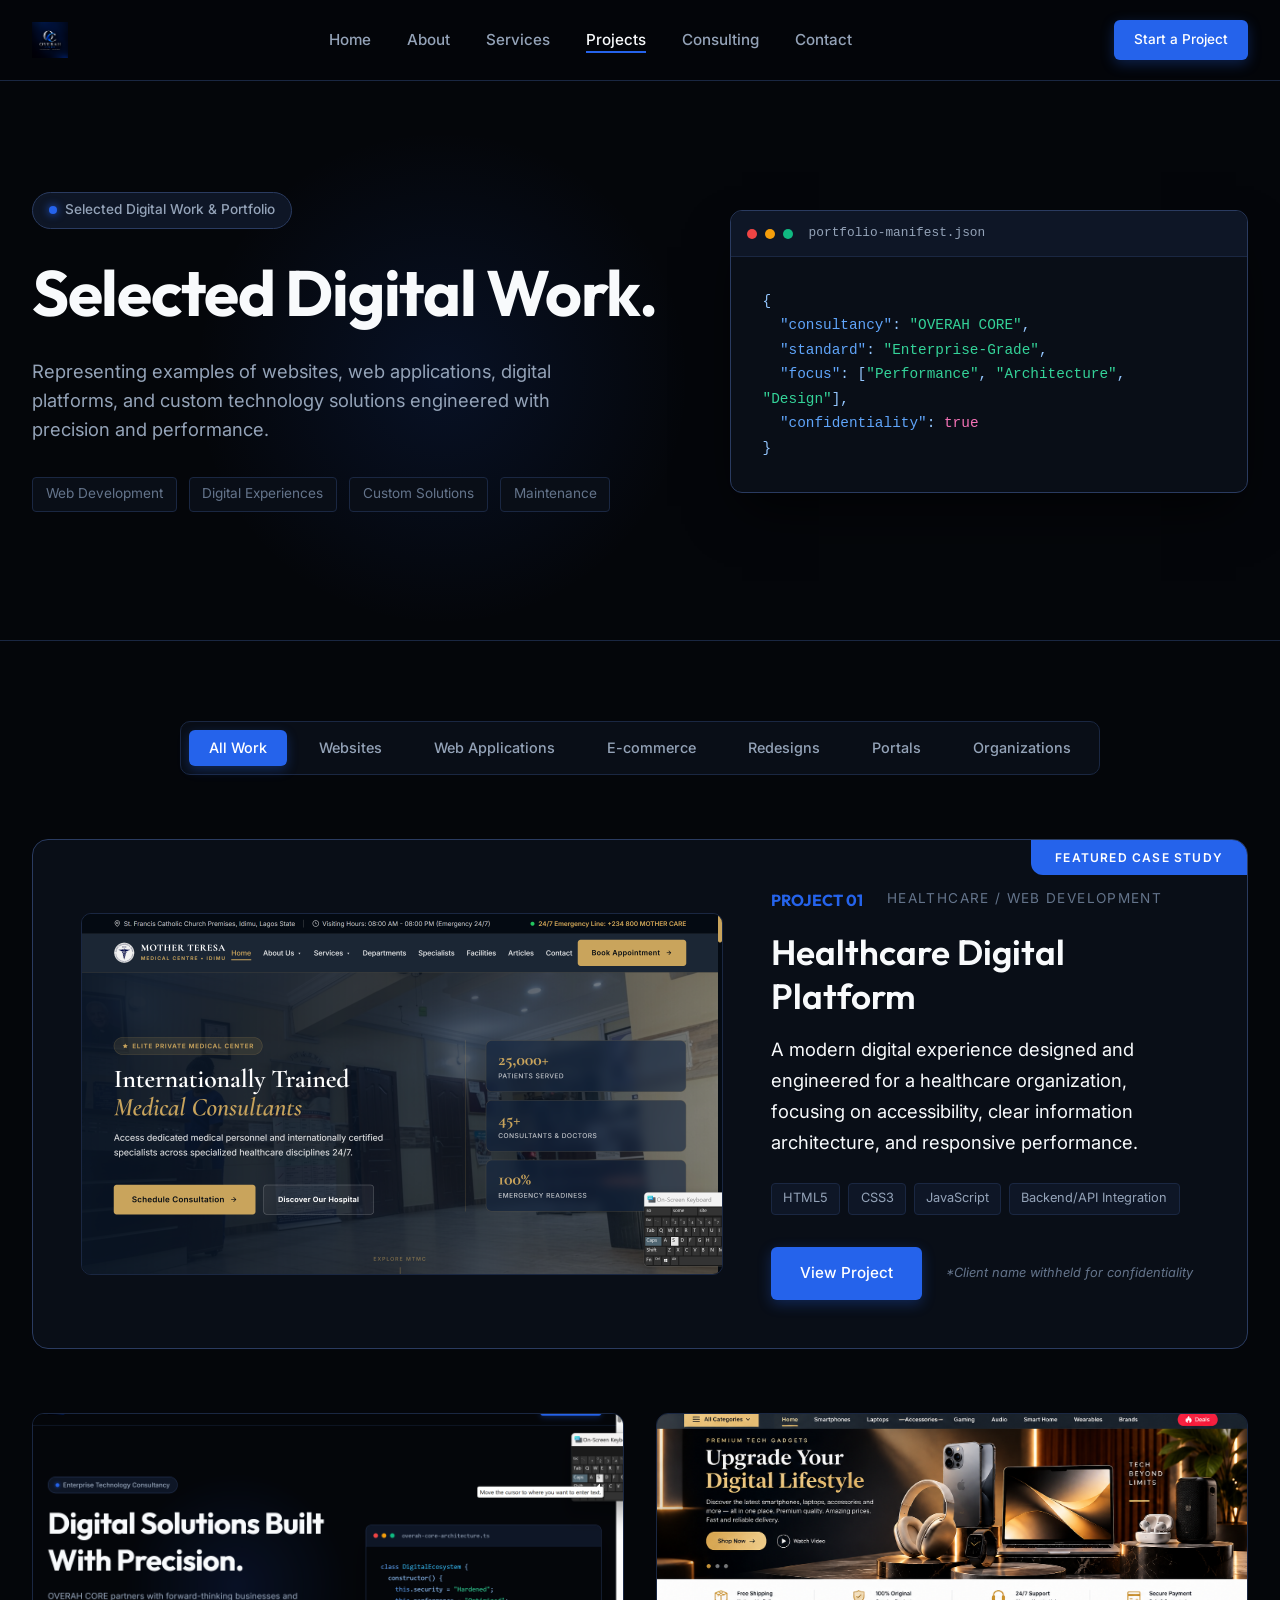
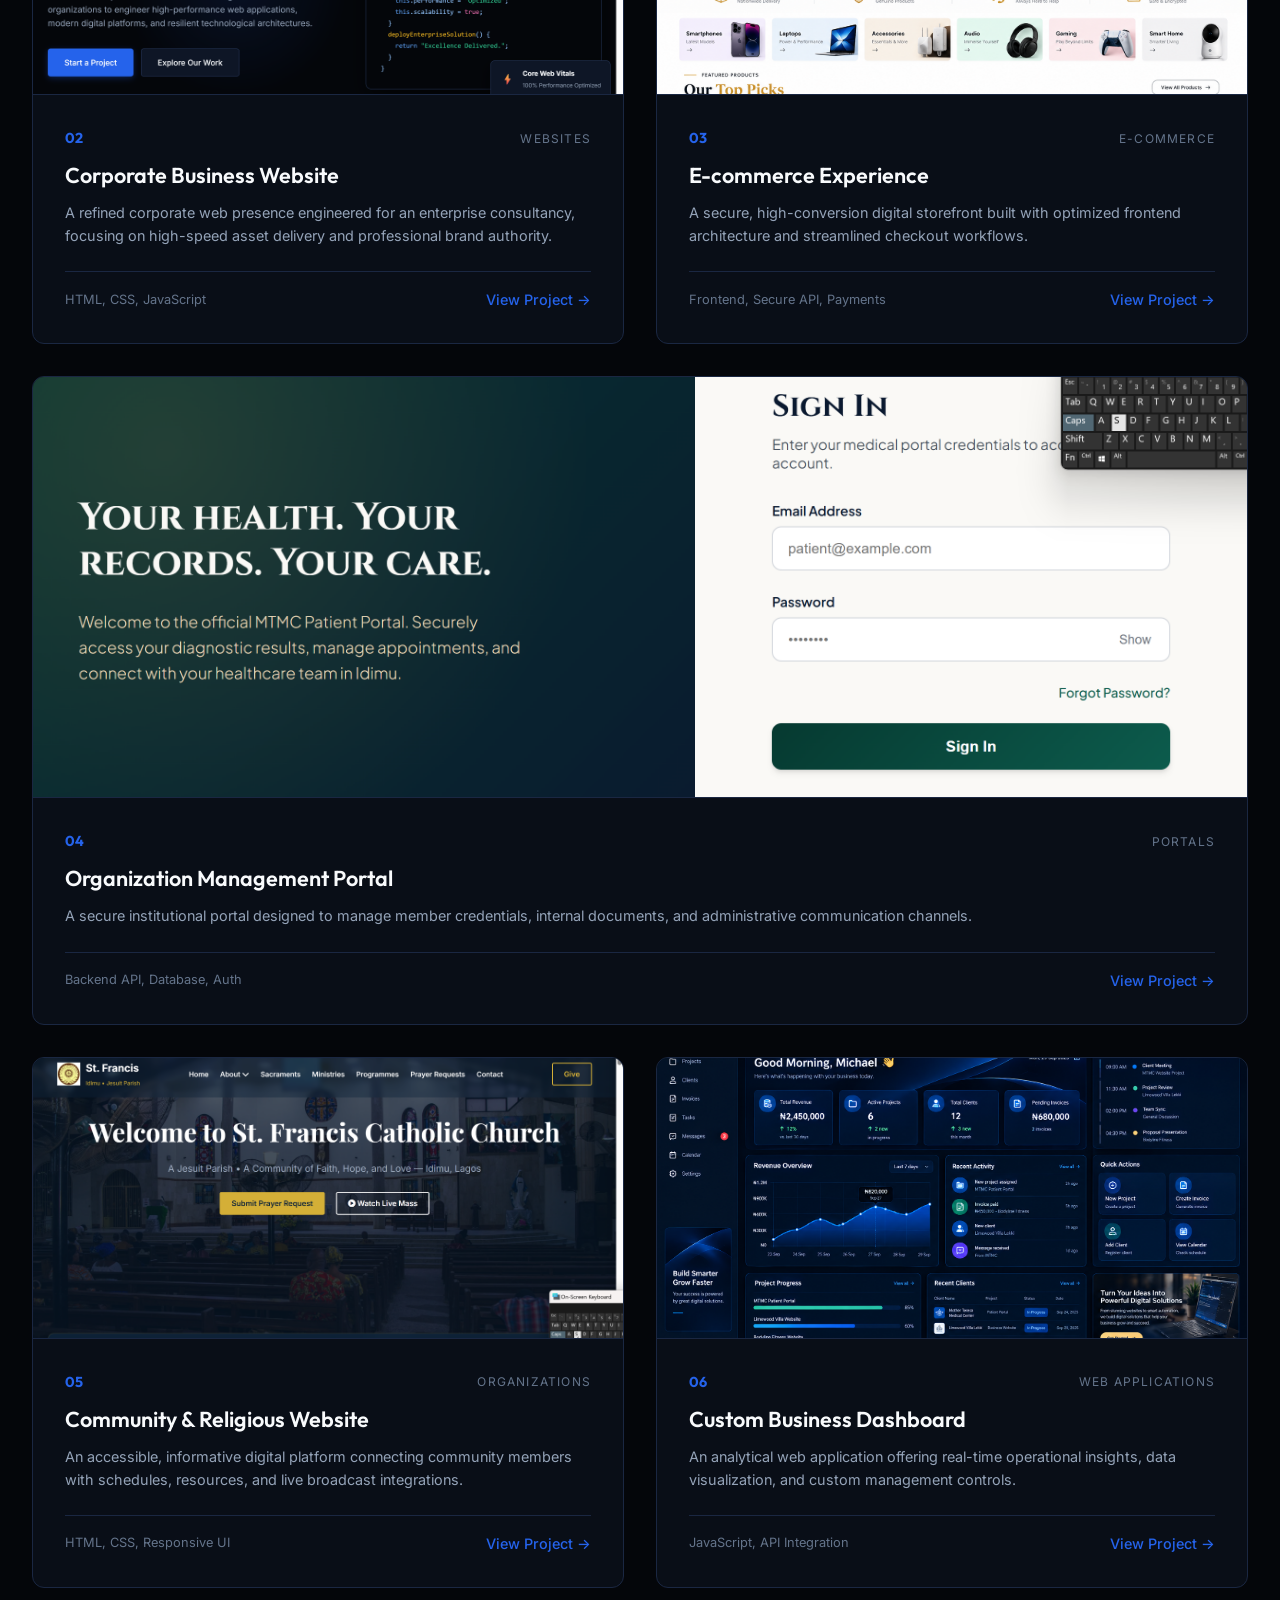
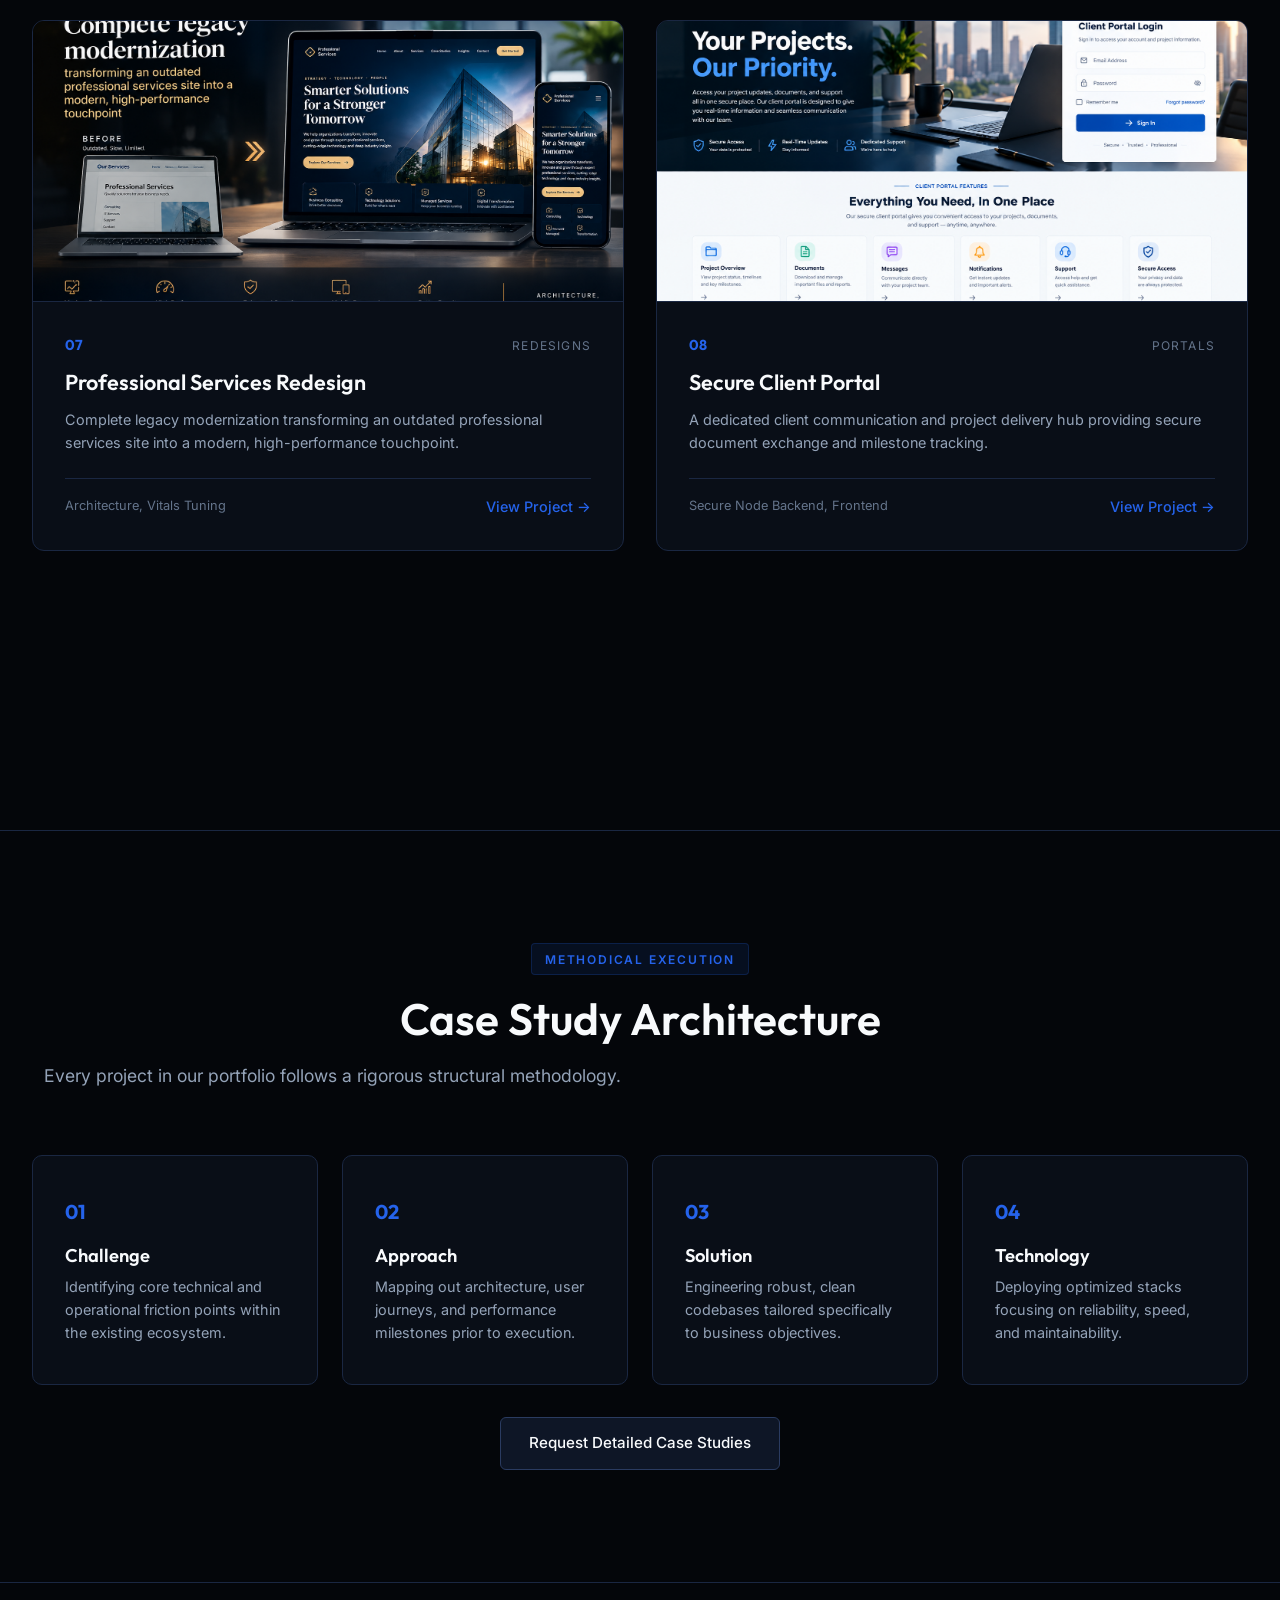
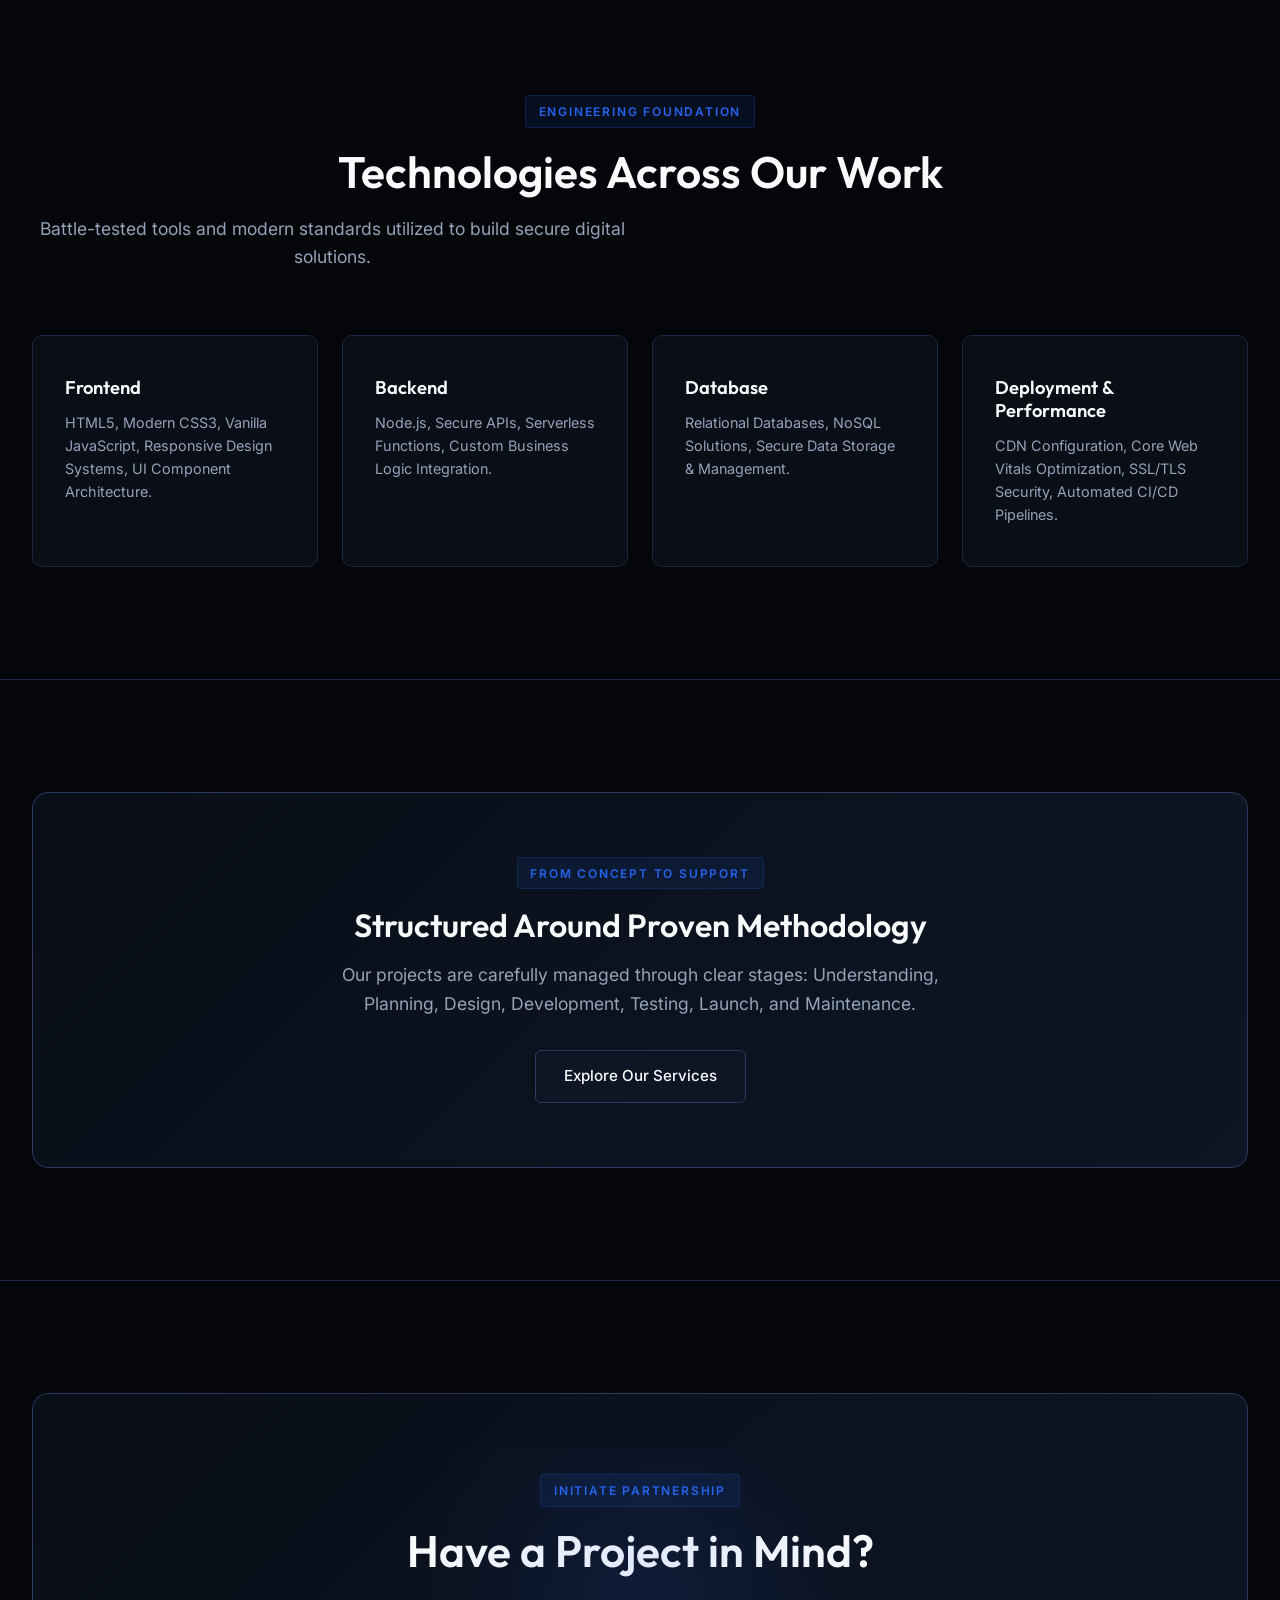
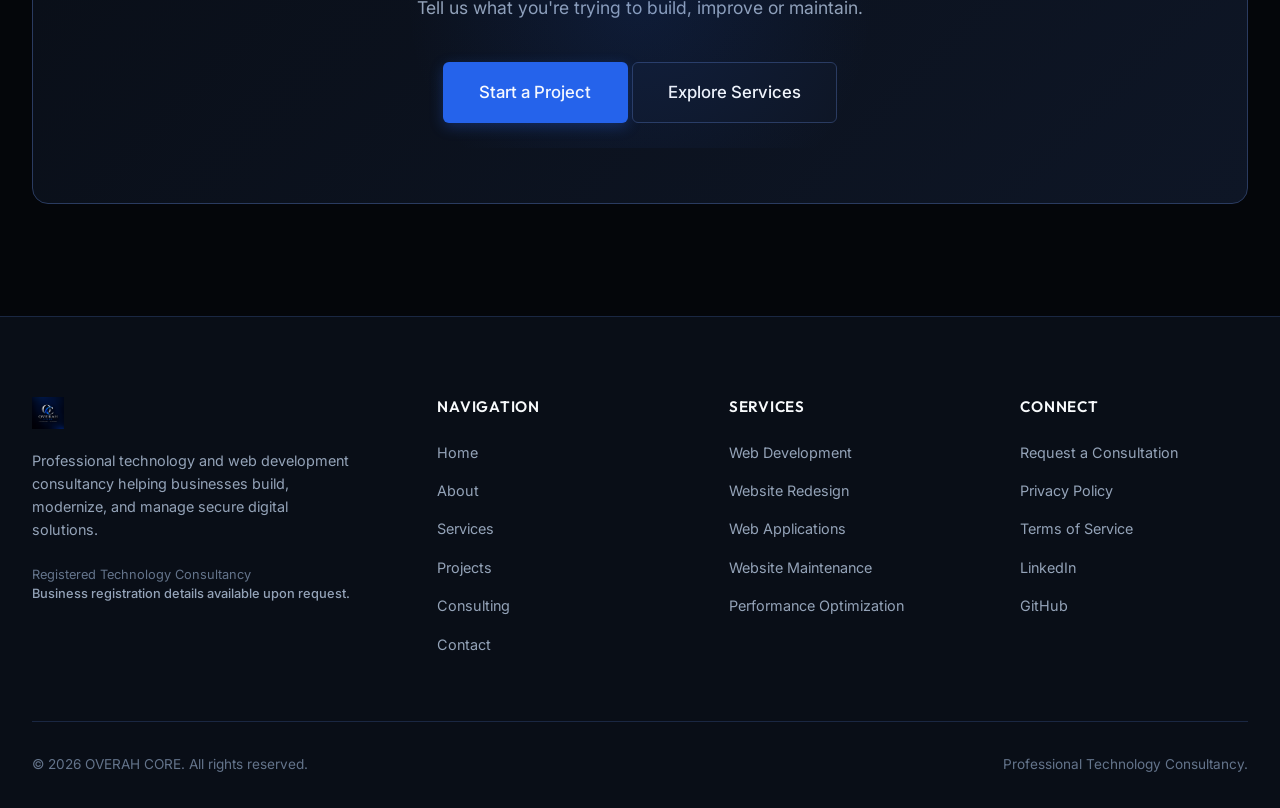
<file: projects.html>
<!DOCTYPE html>
<html lang="en">
<head>
    <meta charset="UTF-8">
    <meta name="viewport" content="width=device-width, initial-scale=1.0">
    <title>Projects & Portfolio — OVERAH CORE</title>
    <meta name="description" content="Explore OVERAH CORE's portfolio of professional websites, web applications, digital platforms, and custom technology solutions.">
    
    <!-- Open Graph Metadata -->
    <meta property="og:title" content="Projects & Portfolio — OVERAH CORE">
    <meta property="og:description" content="Explore professional websites, web applications, and custom digital solutions engineered by OVERAH CORE.">
    <meta property="og:type" content="website">
    
    <!-- Google Fonts -->
    <link rel="preconnect" href="https://fonts.googleapis.com">
    <link rel="preconnect" href="https://fonts.gstatic.com" crossorigin>
    <link href="https://fonts.googleapis.com/css2?family=Inter:wght@300;400;500;600;700&family=Outfit:wght@400;500;600;700&display=swap" rel="stylesheet">
    
    <!-- Stylesheet -->
    <link rel="stylesheet" href="projects.css">
</head>
<body>

    <!-- Header / Navigation -->
    <header class="site-header" id="header">
        <div class="container nav-container">
            <a href="index.html" class="brand-logo" aria-label="OVERAH CORE Home">
                <img src="assets/images/brand/01-overah-core-logo-primary.png" alt="OVERAH CORE Logo" class="header-logo-img">
            </a>
            
            <nav class="nav-menu" id="navMenu">
                <ul class="nav-list">
                    <li><a href="index.html" class="nav-link">Home</a></li>
                    <li><a href="about.html" class="nav-link">About</a></li>
                    <li><a href="services.html" class="nav-link">Services</a></li>
                    <li><a href="projects.html" class="nav-link active">Projects</a></li>
                    <li><a href="consulting.html" class="nav-link">Consulting</a></li>
                    <li><a href="contact.html" class="nav-link">Contact</a></li>
                </ul>
            </nav>

            <div class="nav-actions">
                <a href="contact.html" class="btn btn-primary btn-sm">Start a Project</a>
                <button class="mobile-toggle" id="mobileToggle" aria-label="Toggle Navigation Menu">
                    <span></span>
                    <span></span>
                    <span></span>
                </button>
            </div>
        </div>
    </header>

    <main>
        <!-- Hero Section -->
        <section class="portfolio-hero-section">
            <div class="hero-glow"></div>
            <div class="container hero-grid">
                <div class="hero-content">
                    <div class="badge-pill">
                        <span class="badge-dot"></span>
                        <span>Selected Digital Work & Portfolio</span>
                    </div>
                    <h1 class="hero-title">Selected Digital Work.</h1>
                    <p class="hero-description">
                        Representing examples of websites, web applications, digital platforms, and custom technology solutions engineered with precision and performance.
                    </p>
                    <div class="hero-tags-row">
                        <span>Web Development</span>
                        <span>Digital Experiences</span>
                        <span>Custom Solutions</span>
                        <span>Maintenance</span>
                    </div>
                </div>
                <div class="hero-visual">
                    <div class="portfolio-hero-card">
                        <div class="ph-top">
                            <span class="dot red"></span>
                            <span class="dot yellow"></span>
                            <span class="dot green"></span>
                            <span class="ph-title">portfolio-manifest.json</span>
                        </div>
                        <div class="ph-body">
                            <code>
                                {<br>
                                &nbsp;&nbsp;<span class="key">"consultancy"</span>: <span class="string">"OVERAH CORE"</span>,<br>
                                &nbsp;&nbsp;<span class="key">"standard"</span>: <span class="string">"Enterprise-Grade"</span>,<br>
                                &nbsp;&nbsp;<span class="key">"focus"</span>: [<span class="string">"Performance"</span>, <span class="string">"Architecture"</span>, <span class="string">"Design"</span>],<br>
                                &nbsp;&nbsp;<span class="key">"confidentiality"</span>: <span class="boolean">true</span><br>
                                }
                            </code>
                        </div>
                    </div>
                </div>
            </div>
        </section>

        <!-- Project Filter System -->
        <section class="section filter-section" id="portfolio">
            <div class="container">
                <div class="filter-bar">
                    <div class="filter-buttons" role="tablist" aria-label="Project Categories">
                        <button class="filter-btn active" data-filter="all" role="tab" aria-selected="true">All Work</button>
                        <button class="filter-btn" data-filter="websites" role="tab" aria-selected="false">Websites</button>
                        <button class="filter-btn" data-filter="applications" role="tab" aria-selected="false">Web Applications</button>
                        <button class="filter-btn" data-filter="ecommerce" role="tab" aria-selected="false">E-commerce</button>
                        <button class="filter-btn" data-filter="redesigns" role="tab" aria-selected="false">Redesigns</button>
                        <button class="filter-btn" data-filter="portals" role="tab" aria-selected="false">Portals</button>
                        <button class="filter-btn" data-filter="organizations" role="tab" aria-selected="false">Organizations</button>
                    </div>
                </div>

                <!-- Featured Project Presentation -->
                <div class="featured-project-wrapper">
                    <div class="featured-badge">Featured Case Study</div>
                    <div class="featured-grid">
                        <div class="fp-image-container">
                            <img src="assets/images/projects/project-01.jpg" alt="Healthcare Digital Platform Project" class="fp-img" onerror="this.onerror=null; this.src='data:image/svg+xml;charset=UTF-8,%3Csvg xmlns=%22http://www.w3.org/2000/svg%22 width=%22800%22 height=%22500%22 viewBox=%220 0 800 500%22%3E%3Crect fill=%22%230E1626%22 width=%22800%22 height=%22500%22/%3E%3Ctext fill=%22%2394A3B8%22 font-family=%22sans-serif%22 font-size=%2220%22 x=%2250%25%22 y=%2250%25%22 text-anchor=%22middle%22 dominant-baseline=%22middle%22%3EHealthcare Digital Platform Preview%3C/text%3E%3C/svg%3E';">
                        </div>
                        <div class="fp-content">
                            <div class="fp-meta">
                                <span class="fp-num">PROJECT 01</span>
                                <span class="fp-cat">Healthcare / Web Development</span>
                            </div>
                            <h2>Healthcare Digital Platform</h2>
                            <p class="lead-text">
                                A modern digital experience designed and engineered for a healthcare organization, focusing on accessibility, clear information architecture, and responsive performance.
                            </p>
                            <div class="fp-tech">
                                <span>HTML5</span>
                                <span>CSS3</span>
                                <span>JavaScript</span>
                                <span>Backend/API Integration</span>
                            </div>
                            <div class="fp-actions">
                                <a href="project-detail.html" class="btn btn-primary">View Project</a>
                                <span class="confidential-note">*Client name withheld for confidentiality</span>
                            </div>
                        </div>
                    </div>
                </div>

                <!-- Project Collection Grid (Managed via JS / Rendered placeholders) -->
                <div class="projects-grid" id="projectsGrid">
                    <!-- Dynamic project cards will be rendered here by projects.js -->
                </div>

                <div class="confidentiality-banner">
                    <p><strong>Note on Confidentiality:</strong> Some projects may not be displayed publicly due to client confidentiality or ongoing development agreements. Complete capability audits and relevant case presentations are available during project discussions.</p>
                </div>
            </div>
        </section>

        <!-- Case Study Preview Section -->
        <section class="section casestudy-preview-section">
            <div class="container">
                <div class="section-header text-center">
                    <span class="section-tag">Methodical Execution</span>
                    <h2 class="section-title">Case Study Architecture</h2>
                    <p class="section-subtitle">Every project in our portfolio follows a rigorous structural methodology.</p>
                </div>
                <div class="cs-preview-grid">
                    <div class="cs-card">
                        <span class="cs-step">01</span>
                        <h3>Challenge</h3>
                        <p>Identifying core technical and operational friction points within the existing ecosystem.</p>
                    </div>
                    <div class="cs-card">
                        <span class="cs-step">02</span>
                        <h3>Approach</h3>
                        <p>Mapping out architecture, user journeys, and performance milestones prior to execution.</p>
                    </div>
                    <div class="cs-card">
                        <span class="cs-step">03</span>
                        <h3>Solution</h3>
                        <p>Engineering robust, clean codebases tailored specifically to business objectives.</p>
                    </div>
                    <div class="cs-card">
                        <span class="cs-step">04</span>
                        <h3>Technology</h3>
                        <p>Deploying optimized stacks focusing on reliability, speed, and maintainability.</p>
                    </div>
                </div>
                <div class="text-center mt-4">
                    <a href="project-detail.html" class="btn btn-secondary">Request Detailed Case Studies</a>
                </div>
            </div>
        </section>

        <!-- Technology Stack Section -->
        <section class="section tech-stack-section">
            <div class="container">
                <div class="section-header text-center">
                    <span class="section-tag">Engineering Foundation</span>
                    <h2 class="section-title">Technologies Across Our Work</h2>
                    <p class="section-subtitle">Battle-tested tools and modern standards utilized to build secure digital solutions.</p>
                </div>
                <div class="tech-categories-grid">
                    <div class="tech-cat-card">
                        <h3>Frontend</h3>
                        <p>HTML5, Modern CSS3, Vanilla JavaScript, Responsive Design Systems, UI Component Architecture.</p>
                    </div>
                    <div class="tech-cat-card">
                        <h3>Backend</h3>
                        <p>Node.js, Secure APIs, Serverless Functions, Custom Business Logic Integration.</p>
                    </div>
                    <div class="tech-cat-card">
                        <h3>Database</h3>
                        <p>Relational Databases, NoSQL Solutions, Secure Data Storage & Management.</p>
                    </div>
                    <div class="tech-cat-card">
                        <h3>Deployment & Performance</h3>
                        <p>CDN Configuration, Core Web Vitals Optimization, SSL/TLS Security, Automated CI/CD Pipelines.</p>
                    </div>
                </div>
            </div>
        </section>

        <!-- Project Approach / Services Connection -->
        <section class="section approach-connection-section">
            <div class="container text-center">
                <div class="approach-box">
                    <span class="section-tag">From Concept to Support</span>
                    <h2>Structured Around Proven Methodology</h2>
                    <p class="section-subtitle" style="margin: 0 auto 2rem;">
                        Our projects are carefully managed through clear stages: Understanding, Planning, Design, Development, Testing, Launch, and Maintenance.
                    </p>
                    <a href="services.html" class="btn btn-secondary">Explore Our Services</a>
                </div>
            </div>
        </section>

        <!-- Final Call to Action -->
        <section class="section final-cta-section">
            <div class="container text-center">
                <div class="cta-card">
                    <span class="section-tag">Initiate Partnership</span>
                    <h2 class="section-title">Have a Project in Mind?</h2>
                    <p class="section-subtitle">Tell us what you're trying to build, improve or maintain.</p>
                    <div class="hero-cta-group justify-center mt-4">
                        <a href="contact.html" class="btn btn-primary btn-lg">Start a Project</a>
                        <a href="services.html" class="btn btn-secondary btn-lg">Explore Services</a>
                    </div>
                </div>
            </div>
        </section>
    </main>

    <!-- Footer -->
    <footer class="site-footer">
        <div class="container">
            <div class="footer-grid">
                <div class="footer-brand-col">
                    <a href="index.html" class="brand-logo footer-logo">
                        <img src="assets/images/brand/02-overah-core-logo-white.png" alt="OVERAH CORE Logo White" class="footer-logo-img">
                    </a>
                    <p class="footer-desc">
                        Professional technology and web development consultancy helping businesses build, modernize, and manage secure digital solutions.
                    </p>
                    <div class="footer-registry">
                        Registered Technology Consultancy<br>
                        <span>Business registration details available upon request.</span>
                    </div>
                </div>
                <div class="footer-links-col">
                    <h4>Navigation</h4>
                    <ul>
                        <li><a href="index.html">Home</a></li>
                        <li><a href="about.html">About</a></li>
                        <li><a href="services.html">Services</a></li>
                        <li><a href="projects.html">Projects</a></li>
                        <li><a href="consulting.html">Consulting</a></li>
                        <li><a href="contact.html">Contact</a></li>
                    </ul>
                </div>
                <div class="footer-links-col">
                    <h4>Services</h4>
                    <ul>
                        <li><a href="services.html">Web Development</a></li>
                        <li><a href="services.html">Website Redesign</a></li>
                        <li><a href="services.html">Web Applications</a></li>
                        <li><a href="services.html">Website Maintenance</a></li>
                        <li><a href="services.html">Performance Optimization</a></li>
                    </ul>
                </div>
                <div class="footer-links-col">
                    <h4>Connect</h4>
                    <ul>
                        <li><a href="contact.html">Request a Consultation</a></li>
                        <li><a href="privacy-policy.html">Privacy Policy</a></li>
                        <li><a href="terms.html">Terms of Service</a></li>
                        <li><a href="https://linkedin.com" target="_blank" rel="noopener">LinkedIn</a></li>
                        <li><a href="https://github.com" target="_blank" rel="noopener">GitHub</a></li>
                    </ul>
                </div>
            </div>
            <div class="footer-bottom">
                <p>&copy; 2026 OVERAH CORE. All rights reserved.</p>
                <p>Professional Technology Consultancy.</p>
            </div>
        </div>
    </footer>

    <!-- JavaScript -->
    <script src="projects.js"></script>
</body>
</html>
</file>
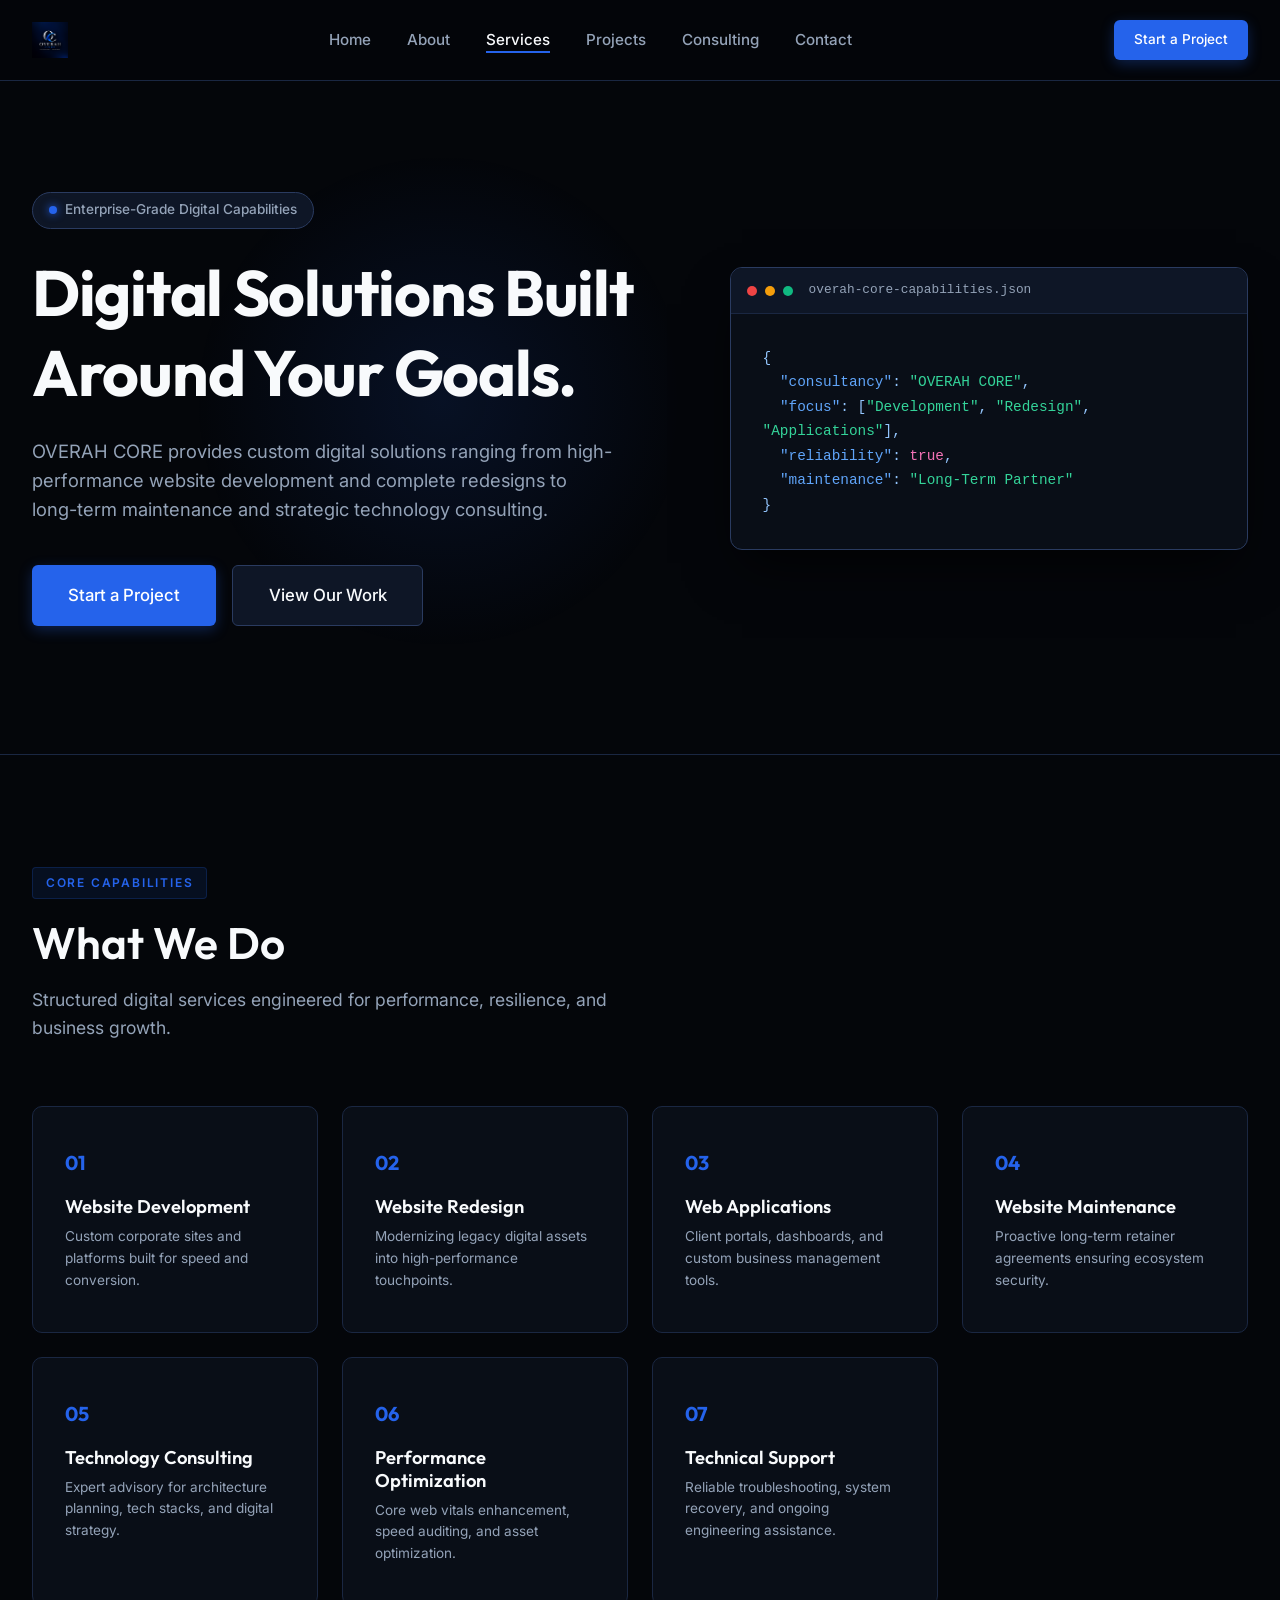
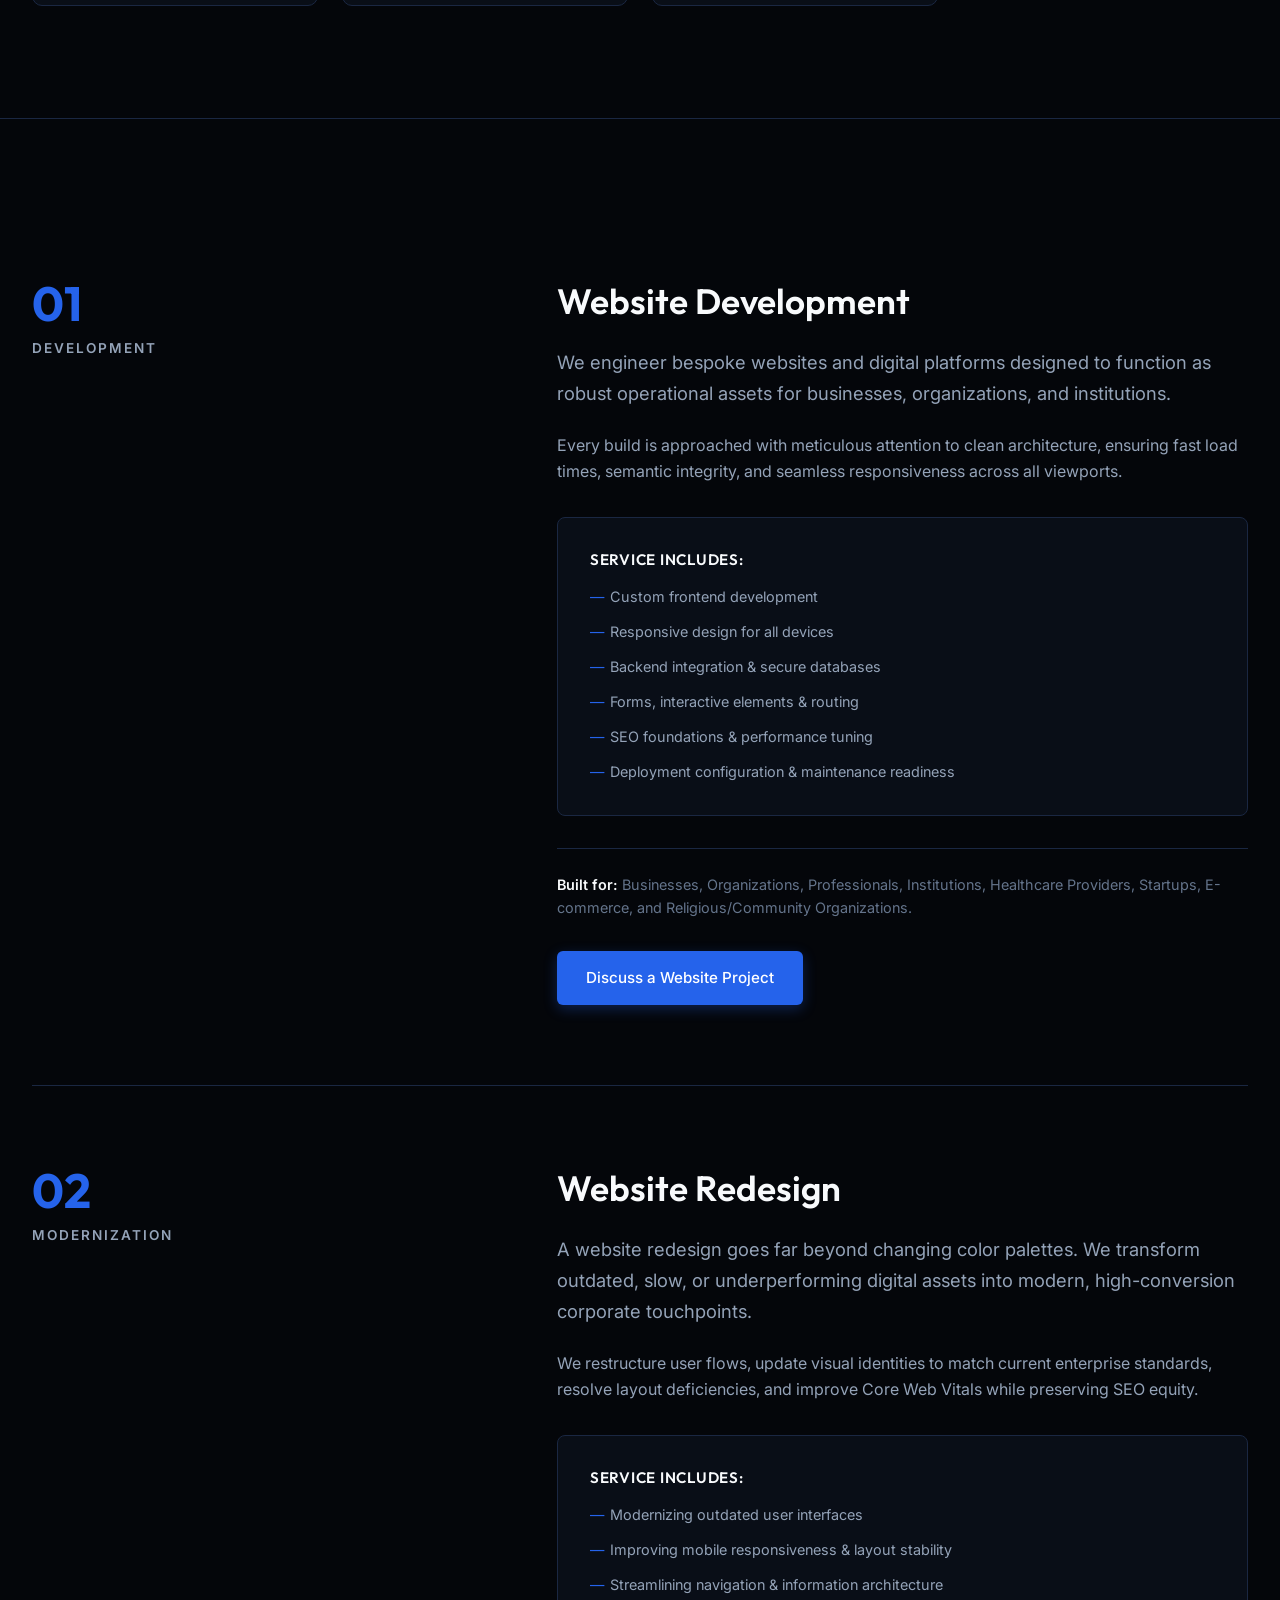
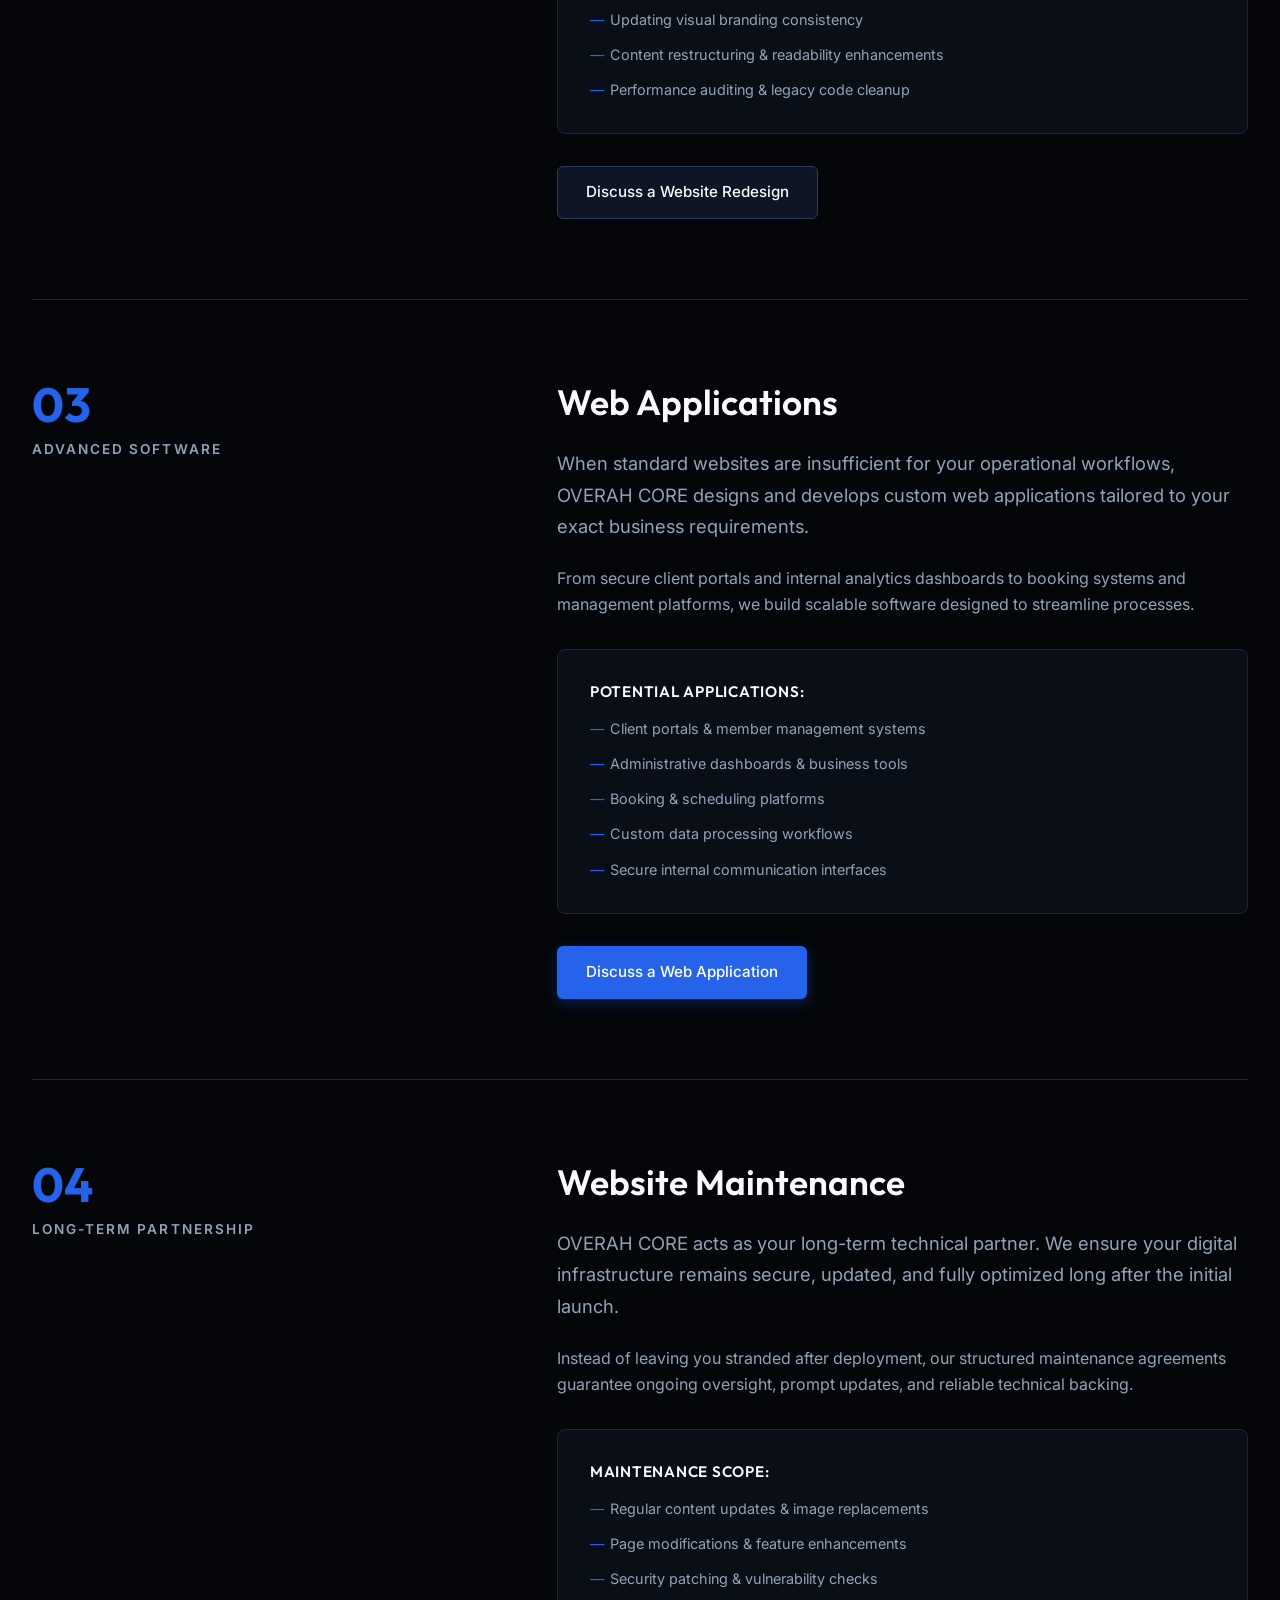
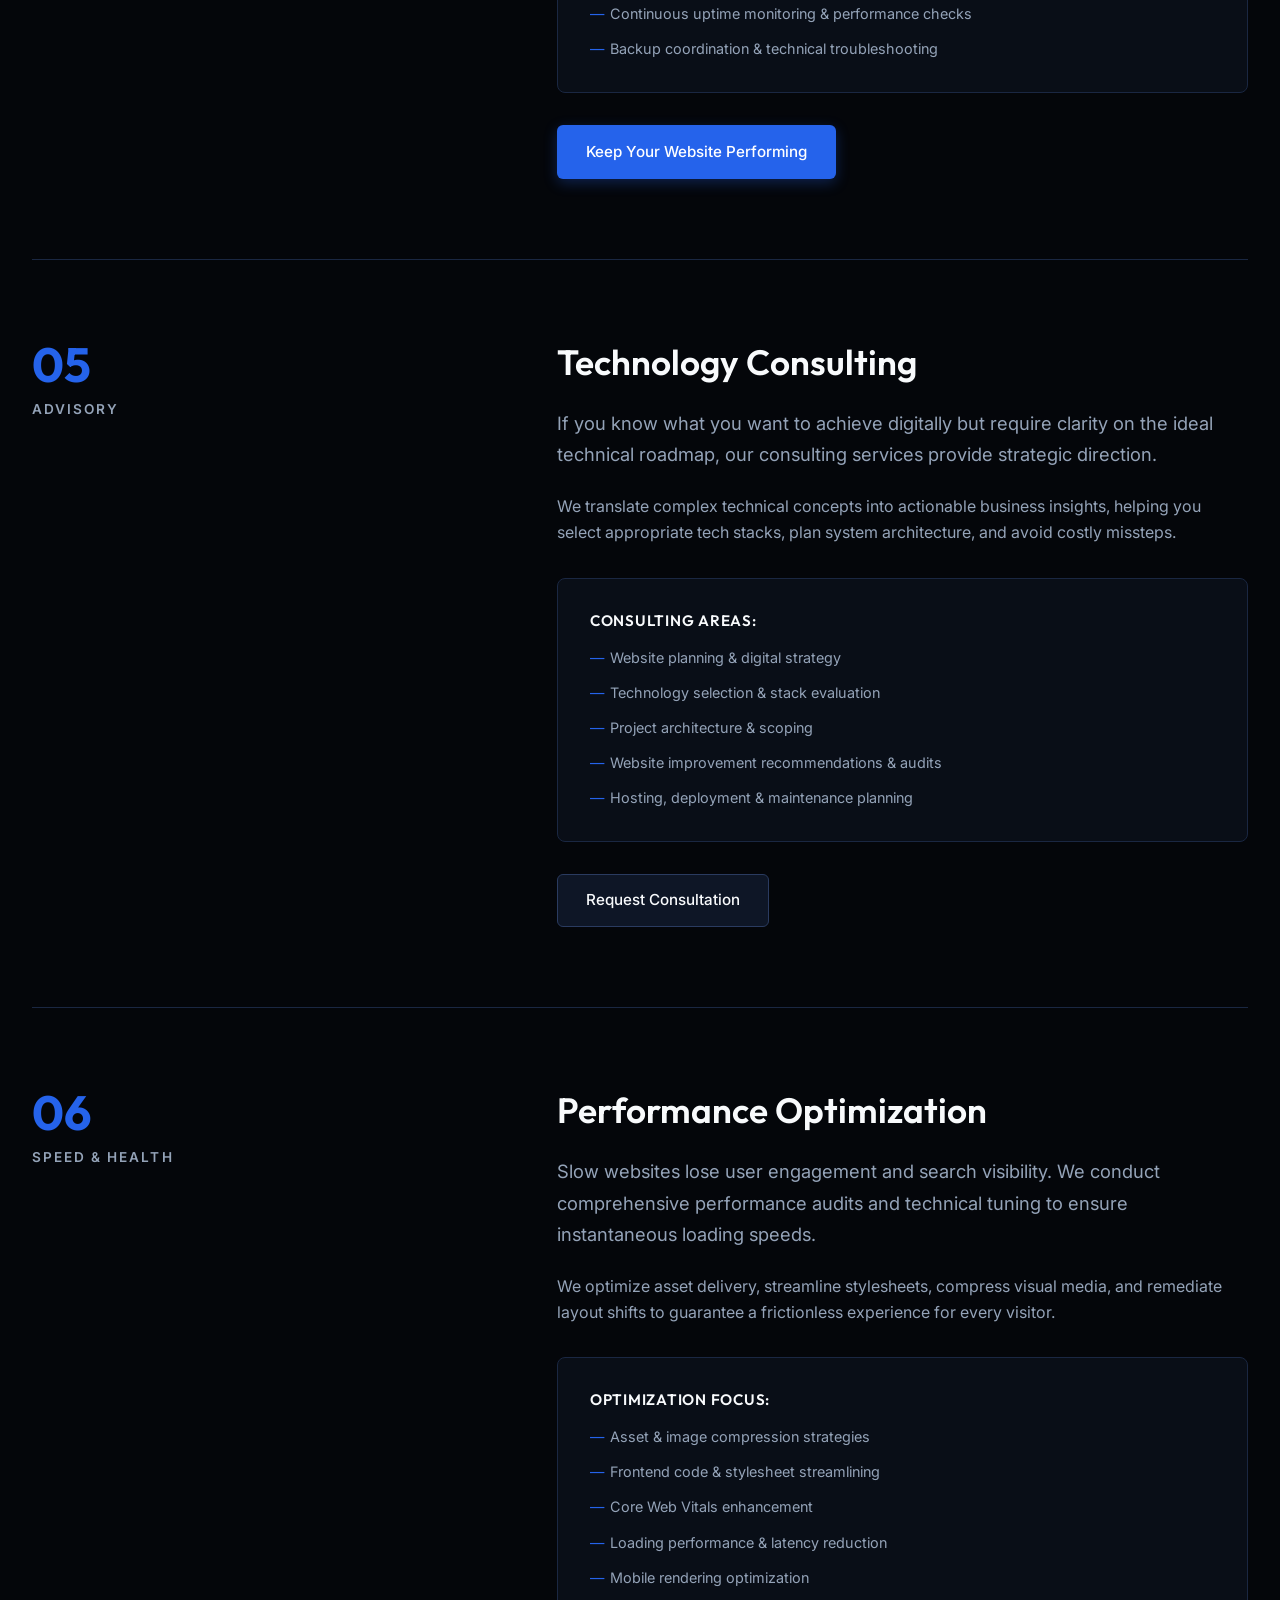
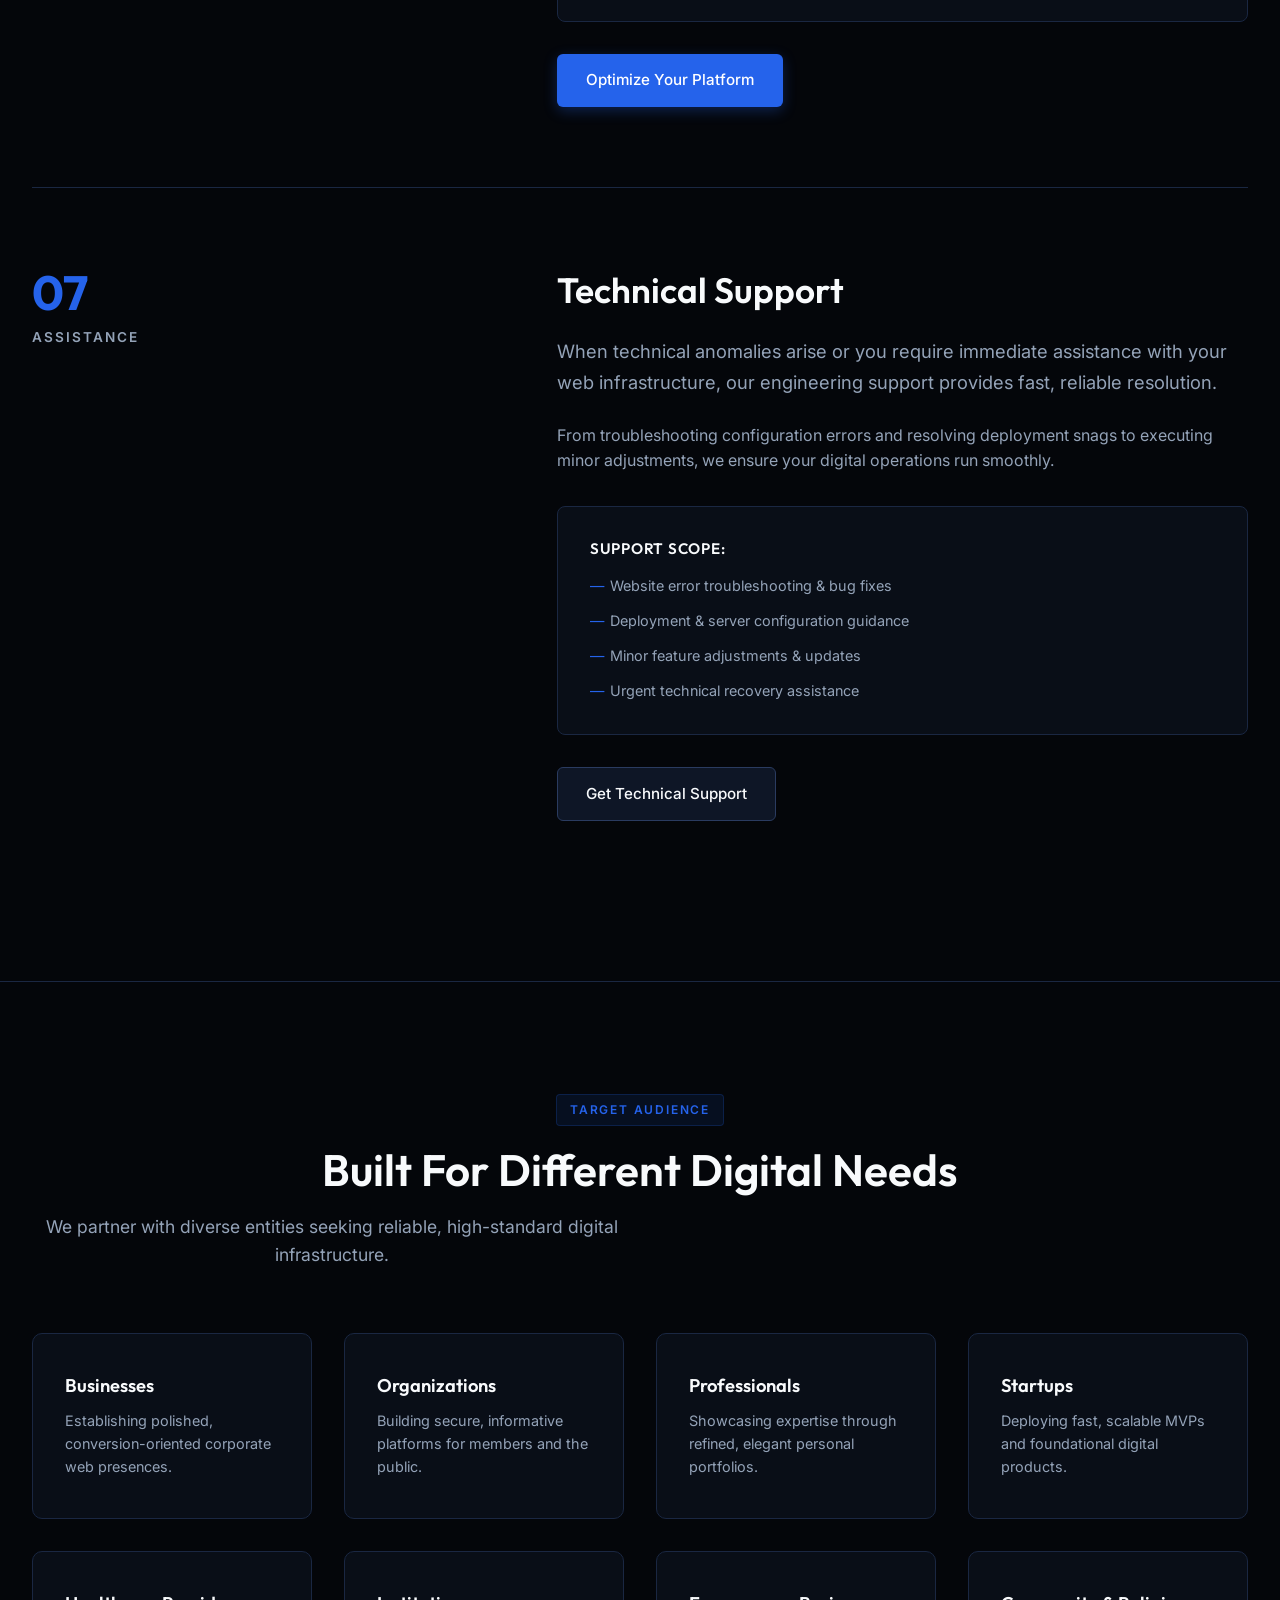
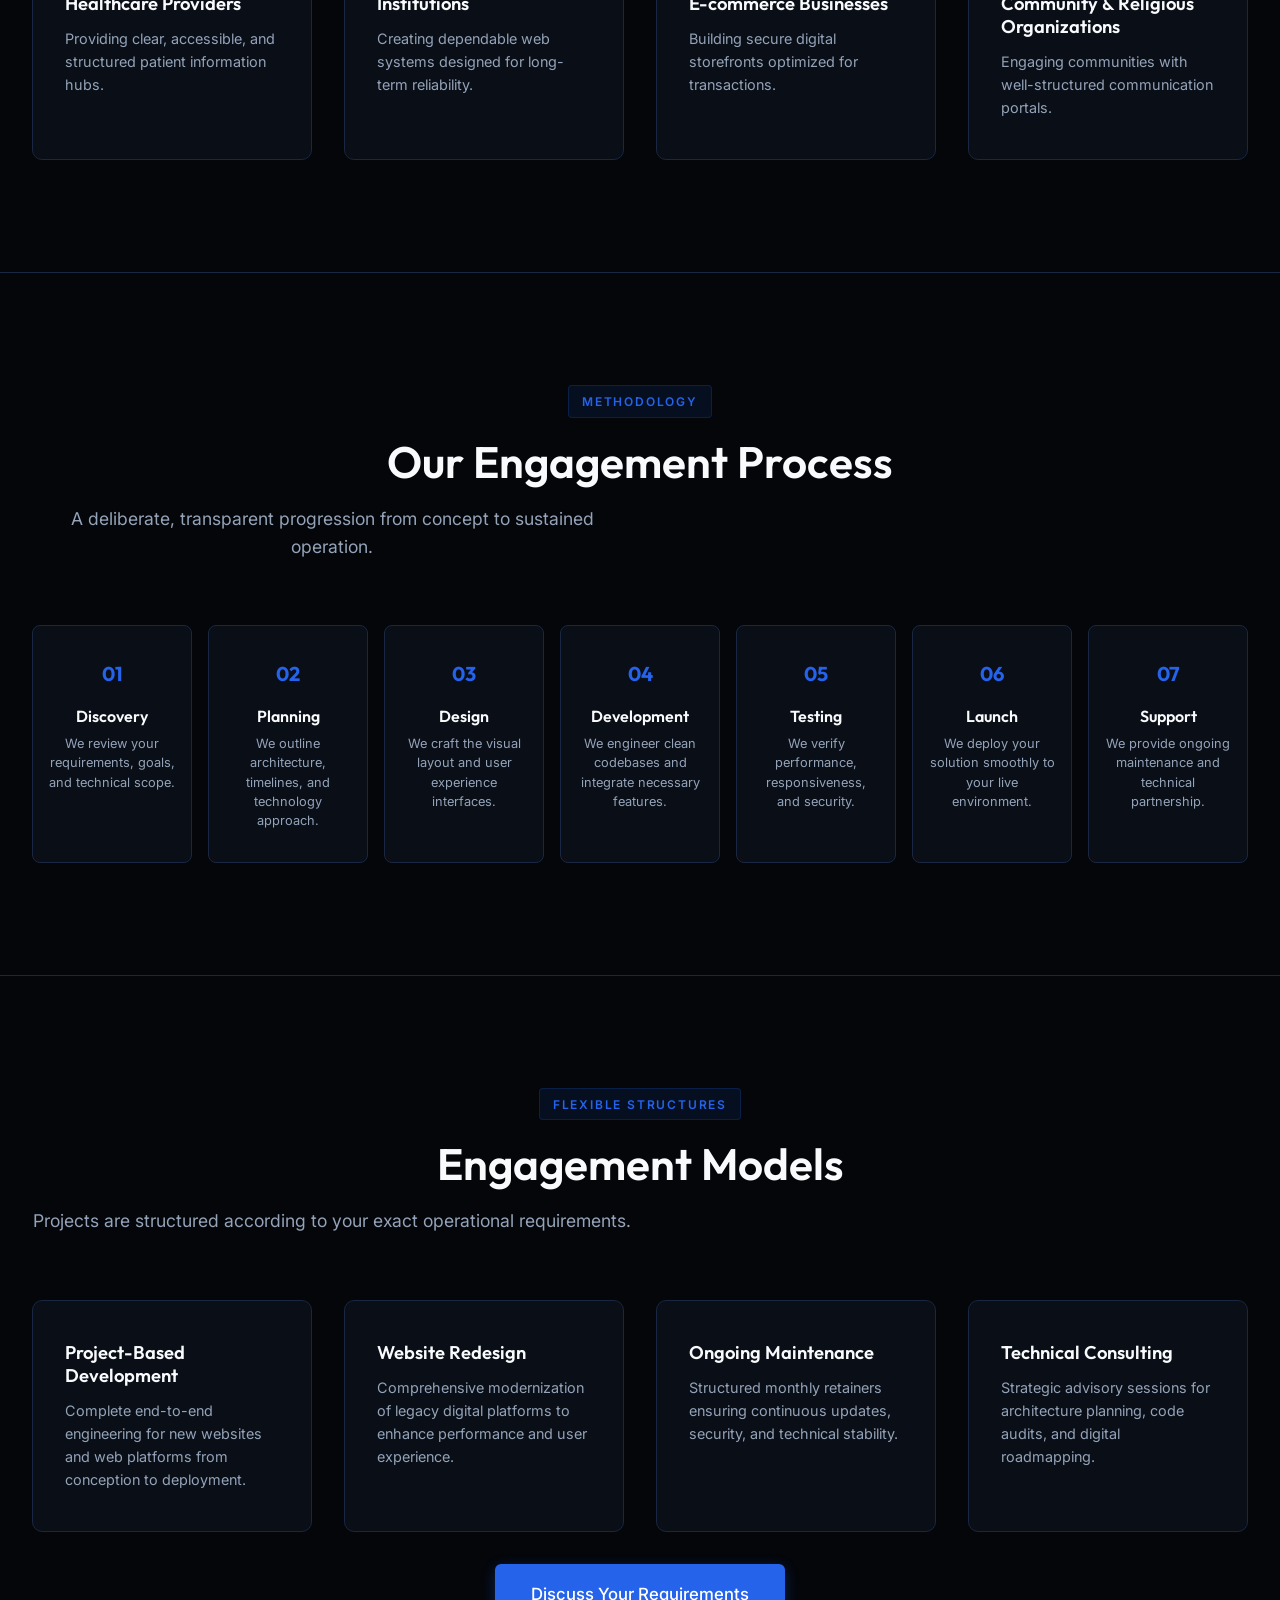
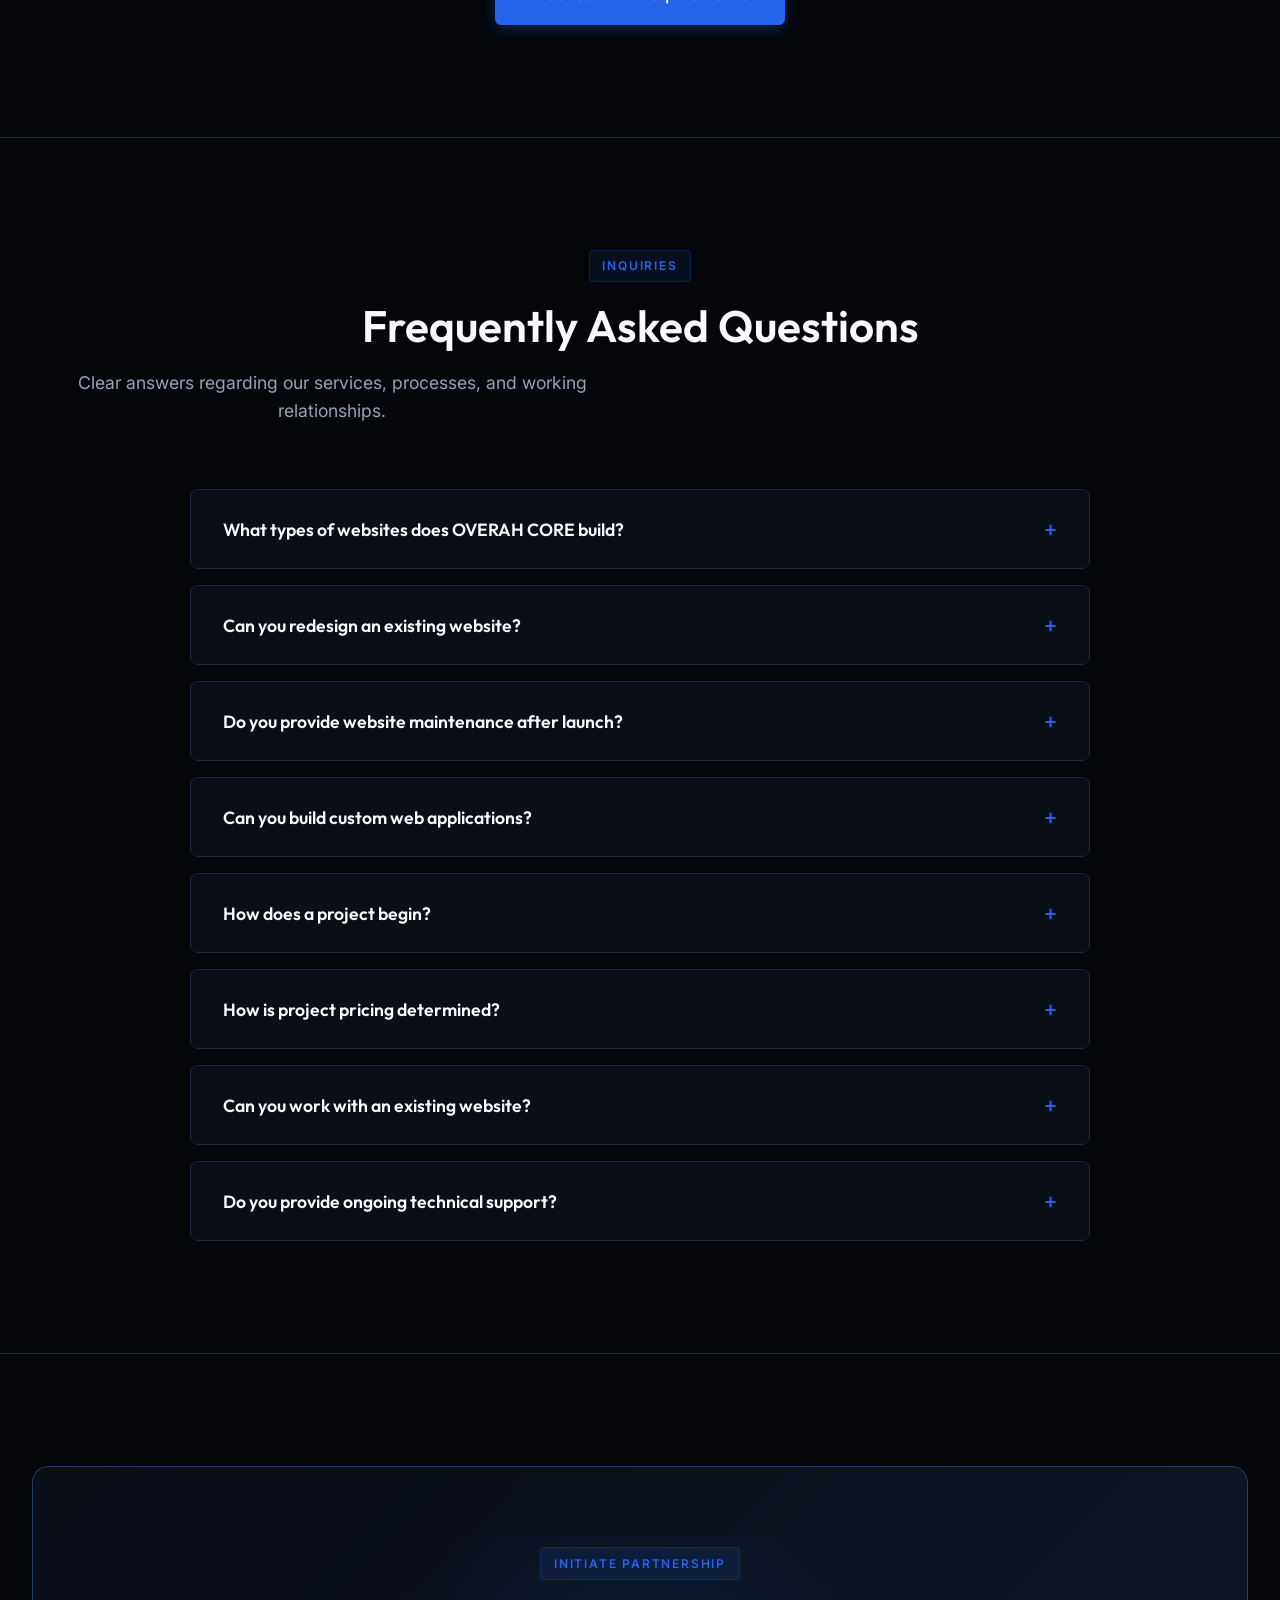
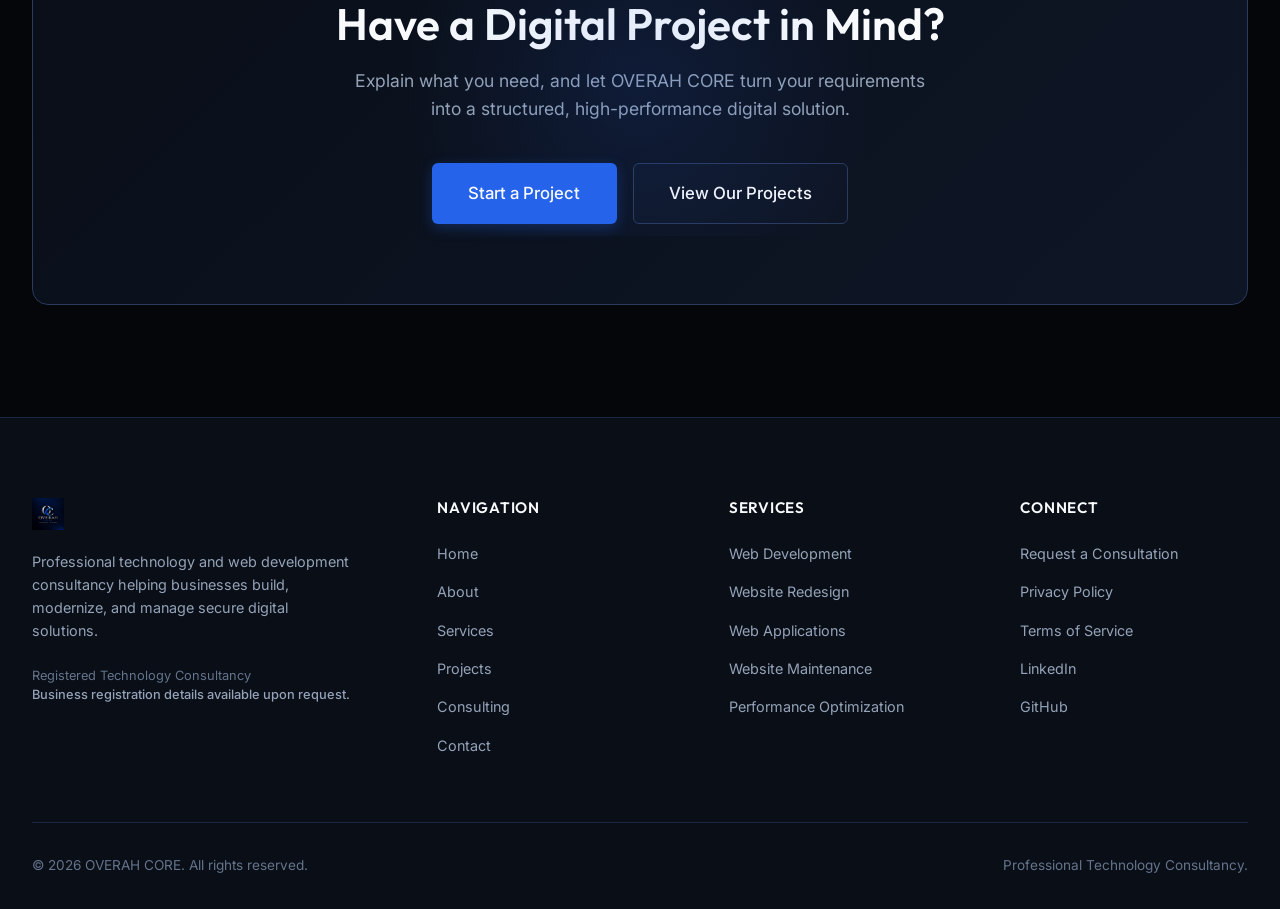
<file: services.html>
<!DOCTYPE html>
<html lang="en">
<head>
    <meta charset="UTF-8">
    <meta name="viewport" content="width=device-width, initial-scale=1.0">
    <title>Services — OVERAH CORE</title>
    <meta name="description" content="Explore OVERAH CORE's professional digital solutions, website development, redesign, web applications, maintenance, and technology consulting services.">
    
    <!-- Google Fonts -->
    <link rel="preconnect" href="https://fonts.googleapis.com">
    <link rel="preconnect" href="https://fonts.gstatic.com" crossorigin>
    <link href="https://fonts.googleapis.com/css2?family=Inter:wght@300;400;500;600;700&family=Outfit:wght@400;500;600;700&display=swap" rel="stylesheet">
    
    <!-- Stylesheet -->
    <link rel="stylesheet" href="services.css">
</head>
<body>

    <!-- Header / Navigation -->
    <header class="site-header" id="header">
        <div class="container nav-container">
            <a href="index.html" class="brand-logo" aria-label="OVERAH CORE Home">
                <img src="assets/images/brand/01-overah-core-logo-primary.png" alt="OVERAH CORE Logo" class="header-logo-img">
            </a>
            
            <nav class="nav-menu" id="navMenu">
                <ul class="nav-list">
                    <li><a href="index.html" class="nav-link">Home</a></li>
                    <li><a href="about.html" class="nav-link">About</a></li>
                    <li><a href="services.html" class="nav-link active">Services</a></li>
                    <li><a href="projects.html" class="nav-link">Projects</a></li>
                    <li><a href="consulting.html" class="nav-link">Consulting</a></li>
                    <li><a href="contact.html" class="nav-link">Contact</a></li>
                </ul>
            </nav>

            <div class="nav-actions">
                <a href="contact.html" class="btn btn-primary btn-sm">Start a Project</a>
                <button class="mobile-toggle" id="mobileToggle" aria-label="Toggle Navigation Menu">
                    <span></span>
                    <span></span>
                    <span></span>
                </button>
            </div>
        </div>
    </header>

    <main>
        <!-- Hero Section -->
        <section class="services-hero-section">
            <div class="hero-glow"></div>
            <div class="container hero-grid">
                <div class="hero-content">
                    <div class="badge-pill">
                        <span class="badge-dot"></span>
                        <span>Enterprise-Grade Digital Capabilities</span>
                    </div>
                    <h1 class="hero-title">Digital Solutions Built Around Your Goals.</h1>
                    <p class="hero-description">
                        OVERAH CORE provides custom digital solutions ranging from high-performance website development and complete redesigns to long-term maintenance and strategic technology consulting.
                    </p>
                    <div class="hero-cta-group">
                        <a href="contact.html" class="btn btn-primary btn-lg">Start a Project</a>
                        <a href="projects.html" class="btn btn-secondary btn-lg">View Our Work</a>
                    </div>
                </div>
                <div class="hero-visual">
                    <div class="services-hero-composition">
                        <div class="comp-header">
                            <span class="dot red"></span>
                            <span class="dot yellow"></span>
                            <span class="dot green"></span>
                            <span class="comp-title">overah-core-capabilities.json</span>
                        </div>
                        <div class="comp-body">
                            <code>
                                {<br>
                                &nbsp;&nbsp;<span class="key">"consultancy"</span>: <span class="string">"OVERAH CORE"</span>,<br>
                                &nbsp;&nbsp;<span class="key">"focus"</span>: [<span class="string">"Development"</span>, <span class="string">"Redesign"</span>, <span class="string">"Applications"</span>],<br>
                                &nbsp;&nbsp;<span class="key">"reliability"</span>: <span class="boolean">true</span>,<br>
                                &nbsp;&nbsp;<span class="key">"maintenance"</span>: <span class="string">"Long-Term Partner"</span><br>
                                }
                            </code>
                        </div>
                    </div>
                </div>
            </div>
        </section>

        <!-- Services Overview Navigation Grid -->
        <section class="section overview-section" id="overview">
            <div class="container">
                <div class="section-header">
                    <span class="section-tag">Core Capabilities</span>
                    <h2 class="section-title">What We Do</h2>
                    <p class="section-subtitle">Structured digital services engineered for performance, resilience, and business growth.</p>
                </div>
                <div class="overview-grid">
                    <a href="#service-01" class="overview-card">
                        <span class="ov-num">01</span>
                        <h3>Website Development</h3>
                        <p>Custom corporate sites and platforms built for speed and conversion.</p>
                    </a>
                    <a href="#service-02" class="overview-card">
                        <span class="ov-num">02</span>
                        <h3>Website Redesign</h3>
                        <p>Modernizing legacy digital assets into high-performance touchpoints.</p>
                    </a>
                    <a href="#service-03" class="overview-card">
                        <span class="ov-num">03</span>
                        <h3>Web Applications</h3>
                        <p>Client portals, dashboards, and custom business management tools.</p>
                    </a>
                    <a href="#service-04" class="overview-card">
                        <span class="ov-num">04</span>
                        <h3>Website Maintenance</h3>
                        <p>Proactive long-term retainer agreements ensuring ecosystem security.</p>
                    </a>
                    <a href="#service-05" class="overview-card">
                        <span class="ov-num">05</span>
                        <h3>Technology Consulting</h3>
                        <p>Expert advisory for architecture planning, tech stacks, and digital strategy.</p>
                    </a>
                    <a href="#service-06" class="overview-card">
                        <span class="ov-num">06</span>
                        <h3>Performance Optimization</h3>
                        <p>Core web vitals enhancement, speed auditing, and asset optimization.</p>
                    </a>
                    <a href="#service-07" class="overview-card">
                        <span class="ov-num">07</span>
                        <h3>Technical Support</h3>
                        <p>Reliable troubleshooting, system recovery, and ongoing engineering assistance.</p>
                    </a>
                </div>
            </div>
        </section>

        <!-- Detailed Editorial Services Section -->
        <section class="section detailed-services-section">
            <div class="container">
                
                <!-- SERVICE 01 -->
                <div class="service-row" id="service-01">
                    <div class="service-meta">
                        <span class="s-index">01</span>
                        <span class="s-category">Development</span>
                    </div>
                    <div class="service-content">
                        <h2>Website Development</h2>
                        <p class="lead-text">
                            We engineer bespoke websites and digital platforms designed to function as robust operational assets for businesses, organizations, and institutions.
                        </p>
                        <p>
                            Every build is approached with meticulous attention to clean architecture, ensuring fast load times, semantic integrity, and seamless responsiveness across all viewports.
                        </p>
                        <div class="service-attributes">
                            <h4>Service Includes:</h4>
                            <ul>
                                <li>Custom frontend development</li>
                                <li>Responsive design for all devices</li>
                                <li>Backend integration & secure databases</li>
                                <li>Forms, interactive elements & routing</li>
                                <li>SEO foundations & performance tuning</li>
                                <li>Deployment configuration & maintenance readiness</li>
                            </ul>
                        </div>
                        <div class="service-target">
                            <span>Built for:</span> Businesses, Organizations, Professionals, Institutions, Healthcare Providers, Startups, E-commerce, and Religious/Community Organizations.
                        </div>
                        <div class="mt-4">
                            <a href="contact.html" class="btn btn-primary">Discuss a Website Project</a>
                        </div>
                    </div>
                </div>

                <!-- SERVICE 02 -->
                <div class="service-row" id="service-02">
                    <div class="service-meta">
                        <span class="s-index">02</span>
                        <span class="s-category">Modernization</span>
                    </div>
                    <div class="service-content">
                        <h2>Website Redesign</h2>
                        <p class="lead-text">
                            A website redesign goes far beyond changing color palettes. We transform outdated, slow, or underperforming digital assets into modern, high-conversion corporate touchpoints.
                        </p>
                        <p>
                            We restructure user flows, update visual identities to match current enterprise standards, resolve layout deficiencies, and improve Core Web Vitals while preserving SEO equity.
                        </p>
                        <div class="service-attributes">
                            <h4>Service Includes:</h4>
                            <ul>
                                <li>Modernizing outdated user interfaces</li>
                                <li>Improving mobile responsiveness & layout stability</li>
                                <li>Streamlining navigation & information architecture</li>
                                <li>Updating visual branding consistency</li>
                                <li>Content restructuring & readability enhancements</li>
                                <li>Performance auditing & legacy code cleanup</li>
                            </ul>
                        </div>
                        <div class="mt-4">
                            <a href="contact.html" class="btn btn-secondary">Discuss a Website Redesign</a>
                        </div>
                    </div>
                </div>

                <!-- SERVICE 03 -->
                <div class="service-row" id="service-03">
                    <div class="service-meta">
                        <span class="s-index">03</span>
                        <span class="s-category">Advanced Software</span>
                    </div>
                    <div class="service-content">
                        <h2>Web Applications</h2>
                        <p class="lead-text">
                            When standard websites are insufficient for your operational workflows, OVERAH CORE designs and develops custom web applications tailored to your exact business requirements.
                        </p>
                        <p>
                            From secure client portals and internal analytics dashboards to booking systems and management platforms, we build scalable software designed to streamline processes.
                        </p>
                        <div class="service-attributes">
                            <h4>Potential Applications:</h4>
                            <ul>
                                <li>Client portals & member management systems</li>
                                <li>Administrative dashboards & business tools</li>
                                <li>Booking & scheduling platforms</li>
                                <li>Custom data processing workflows</li>
                                <li>Secure internal communication interfaces</li>
                            </ul>
                        </div>
                        <div class="mt-4">
                            <a href="contact.html" class="btn btn-primary">Discuss a Web Application</a>
                        </div>
                    </div>
                </div>

                <!-- SERVICE 04 -->
                <div class="service-row" id="service-04">
                    <div class="service-meta">
                        <span class="s-index">04</span>
                        <span class="s-category">Long-Term Partnership</span>
                    </div>
                    <div class="service-content">
                        <h2>Website Maintenance</h2>
                        <p class="lead-text">
                            OVERAH CORE acts as your long-term technical partner. We ensure your digital infrastructure remains secure, updated, and fully optimized long after the initial launch.
                        </p>
                        <p>
                            Instead of leaving you stranded after deployment, our structured maintenance agreements guarantee ongoing oversight, prompt updates, and reliable technical backing.
                        </p>
                        <div class="service-attributes">
                            <h4>Maintenance Scope:</h4>
                            <ul>
                                <li>Regular content updates & image replacements</li>
                                <li>Page modifications & feature enhancements</li>
                                <li>Security patching & vulnerability checks</li>
                                <li>Continuous uptime monitoring & performance checks</li>
                                <li>Backup coordination & technical troubleshooting</li>
                            </ul>
                        </div>
                        <div class="mt-4">
                            <a href="contact.html" class="btn btn-primary">Keep Your Website Performing</a>
                        </div>
                    </div>
                </div>

                <!-- SERVICE 05 -->
                <div class="service-row" id="service-05">
                    <div class="service-meta">
                        <span class="s-index">05</span>
                        <span class="s-category">Advisory</span>
                    </div>
                    <div class="service-content">
                        <h2>Technology Consulting</h2>
                        <p class="lead-text">
                            If you know what you want to achieve digitally but require clarity on the ideal technical roadmap, our consulting services provide strategic direction.
                        </p>
                        <p>
                            We translate complex technical concepts into actionable business insights, helping you select appropriate tech stacks, plan system architecture, and avoid costly missteps.
                        </p>
                        <div class="service-attributes">
                            <h4>Consulting Areas:</h4>
                            <ul>
                                <li>Website planning & digital strategy</li>
                                <li>Technology selection & stack evaluation</li>
                                <li>Project architecture & scoping</li>
                                <li>Website improvement recommendations & audits</li>
                                <li>Hosting, deployment & maintenance planning</li>
                            </ul>
                        </div>
                        <div class="mt-4">
                            <a href="contact.html" class="btn btn-secondary">Request Consultation</a>
                        </div>
                    </div>
                </div>

                <!-- SERVICE 06 -->
                <div class="service-row" id="service-06">
                    <div class="service-meta">
                        <span class="s-index">06</span>
                        <span class="s-category">Speed & Health</span>
                    </div>
                    <div class="service-content">
                        <h2>Performance Optimization</h2>
                        <p class="lead-text">
                            Slow websites lose user engagement and search visibility. We conduct comprehensive performance audits and technical tuning to ensure instantaneous loading speeds.
                        </p>
                        <p>
                            We optimize asset delivery, streamline stylesheets, compress visual media, and remediate layout shifts to guarantee a frictionless experience for every visitor.
                        </p>
                        <div class="service-attributes">
                            <h4>Optimization Focus:</h4>
                            <ul>
                                <li>Asset & image compression strategies</li>
                                <li>Frontend code & stylesheet streamlining</li>
                                <li>Core Web Vitals enhancement</li>
                                <li>Loading performance & latency reduction</li>
                                <li>Mobile rendering optimization</li>
                            </ul>
                        </div>
                        <div class="mt-4">
                            <a href="contact.html" class="btn btn-primary">Optimize Your Platform</a>
                        </div>
                    </div>
                </div>

                <!-- SERVICE 07 -->
                <div class="service-row" id="service-07">
                    <div class="service-meta">
                        <span class="s-index">07</span>
                        <span class="s-category">Assistance</span>
                    </div>
                    <div class="service-content">
                        <h2>Technical Support</h2>
                        <p class="lead-text">
                            When technical anomalies arise or you require immediate assistance with your web infrastructure, our engineering support provides fast, reliable resolution.
                        </p>
                        <p>
                            From troubleshooting configuration errors and resolving deployment snags to executing minor adjustments, we ensure your digital operations run smoothly.
                        </p>
                        <div class="service-attributes">
                            <h4>Support Scope:</h4>
                            <ul>
                                <li>Website error troubleshooting & bug fixes</li>
                                <li>Deployment & server configuration guidance</li>
                                <li>Minor feature adjustments & updates</li>
                                <li>Urgent technical recovery assistance</li>
                            </ul>
                        </div>
                        <div class="mt-4">
                            <a href="contact.html" class="btn btn-secondary">Get Technical Support</a>
                        </div>
                    </div>
                </div>

            </div>
        </section>

        <!-- Who We Work With -->
        <section class="section serve-section">
            <div class="container">
                <div class="section-header text-center">
                    <span class="section-tag">Target Audience</span>
                    <h2 class="section-title">Built For Different Digital Needs</h2>
                    <p class="section-subtitle">We partner with diverse entities seeking reliable, high-standard digital infrastructure.</p>
                </div>
                <div class="serve-grid">
                    <div class="serve-card">
                        <h3>Businesses</h3>
                        <p>Establishing polished, conversion-oriented corporate web presences.</p>
                    </div>
                    <div class="serve-card">
                        <h3>Organizations</h3>
                        <p>Building secure, informative platforms for members and the public.</p>
                    </div>
                    <div class="serve-card">
                        <h3>Professionals</h3>
                        <p>Showcasing expertise through refined, elegant personal portfolios.</p>
                    </div>
                    <div class="serve-card">
                        <h3>Startups</h3>
                        <p>Deploying fast, scalable MVPs and foundational digital products.</p>
                    </div>
                    <div class="serve-card">
                        <h3>Healthcare Providers</h3>
                        <p>Providing clear, accessible, and structured patient information hubs.</p>
                    </div>
                    <div class="serve-card">
                        <h3>Institutions</h3>
                        <p>Creating dependable web systems designed for long-term reliability.</p>
                    </div>
                    <div class="serve-card">
                        <h3>E-commerce Businesses</h3>
                        <p>Building secure digital storefronts optimized for transactions.</p>
                    </div>
                    <div class="serve-card">
                        <h3>Community & Religious Organizations</h3>
                        <p>Engaging communities with well-structured communication portals.</p>
                    </div>
                </div>
            </div>
        </section>

        <!-- Our Process -->
        <section class="section process-section">
            <div class="container">
                <div class="section-header text-center">
                    <span class="section-tag">Methodology</span>
                    <h2 class="section-title">Our Engagement Process</h2>
                    <p class="section-subtitle">A deliberate, transparent progression from concept to sustained operation.</p>
                </div>
                <div class="process-timeline">
                    <div class="process-step">
                        <span class="p-num">01</span>
                        <h3>Discovery</h3>
                        <p>We review your requirements, goals, and technical scope.</p>
                    </div>
                    <div class="process-step">
                        <span class="p-num">02</span>
                        <h3>Planning</h3>
                        <p>We outline architecture, timelines, and technology approach.</p>
                    </div>
                    <div class="process-step">
                        <span class="p-num">03</span>
                        <h3>Design</h3>
                        <p>We craft the visual layout and user experience interfaces.</p>
                    </div>
                    <div class="process-step">
                        <span class="p-num">04</span>
                        <h3>Development</h3>
                        <p>We engineer clean codebases and integrate necessary features.</p>
                    </div>
                    <div class="process-step">
                        <span class="p-num">05</span>
                        <h3>Testing</h3>
                        <p>We verify performance, responsiveness, and security.</p>
                    </div>
                    <div class="process-step">
                        <span class="p-num">06</span>
                        <h3>Launch</h3>
                        <p>We deploy your solution smoothly to your live environment.</p>
                    </div>
                    <div class="process-step">
                        <span class="p-num">07</span>
                        <h3>Support</h3>
                        <p>We provide ongoing maintenance and technical partnership.</p>
                    </div>
                </div>
            </div>
        </section>

        <!-- Service Engagement Options -->
        <section class="section engagement-section">
            <div class="container">
                <div class="section-header text-center">
                    <span class="section-tag">Flexible Structures</span>
                    <h2 class="section-title">Engagement Models</h2>
                    <p class="section-subtitle">Projects are structured according to your exact operational requirements.</p>
                </div>
                <div class="engagement-grid">
                    <div class="eng-card">
                        <h3>Project-Based Development</h3>
                        <p>Complete end-to-end engineering for new websites and web platforms from conception to deployment.</p>
                    </div>
                    <div class="eng-card">
                        <h3>Website Redesign</h3>
                        <p>Comprehensive modernization of legacy digital platforms to enhance performance and user experience.</p>
                    </div>
                    <div class="eng-card">
                        <h3>Ongoing Maintenance</h3>
                        <p>Structured monthly retainers ensuring continuous updates, security, and technical stability.</p>
                    </div>
                    <div class="eng-card">
                        <h3>Technical Consulting</h3>
                        <p>Strategic advisory sessions for architecture planning, code audits, and digital roadmapping.</p>
                    </div>
                </div>
                <div class="text-center mt-4">
                    <a href="contact.html" class="btn btn-primary btn-lg">Discuss Your Requirements</a>
                </div>
            </div>
        </section>

        <!-- FAQ Section -->
        <section class="section faq-section">
            <div class="container">
                <div class="section-header text-center">
                    <span class="section-tag">Inquiries</span>
                    <h2 class="section-title">Frequently Asked Questions</h2>
                    <p class="section-subtitle">Clear answers regarding our services, processes, and working relationships.</p>
                </div>
                
                <div class="faq-accordion">
                    <div class="faq-item">
                        <button class="faq-question" aria-expanded="false">
                            <span>What types of websites does OVERAH CORE build?</span>
                            <span class="faq-icon">+</span>
                        </button>
                        <div class="faq-answer">
                            <p>We build custom corporate websites, web applications, professional portfolios, healthcare platforms, e-commerce sites, and institutional portals tailored specifically to your business requirements.</p>
                        </div>
                    </div>
                    <div class="faq-item">
                        <button class="faq-question" aria-expanded="false">
                            <span>Can you redesign an existing website?</span>
                            <span class="faq-icon">+</span>
                        </button>
                        <div class="faq-answer">
                            <p>Yes. We specialize in transforming outdated, slow, or poorly structured legacy websites into modern, high-performance corporate assets while protecting your SEO equity.</p>
                        </div>
                    </div>
                    <div class="faq-item">
                        <button class="faq-question" aria-expanded="false">
                            <span>Do you provide website maintenance after launch?</span>
                            <span class="faq-icon">+</span>
                        </button>
                        <div class="faq-answer">
                            <p>Yes, we offer structured long-term maintenance retainers that cover routine updates, security monitoring, performance optimization, and technical support.</p>
                        </div>
                    </div>
                    <div class="faq-item">
                        <button class="faq-question" aria-expanded="false">
                            <span>Can you build custom web applications?</span>
                            <span class="faq-icon">+</span>
                        </button>
                        <div class="faq-answer">
                            <p>Yes. Beyond standard websites, we develop client portals, administrative dashboards, booking systems, and custom business management tools according to your specifications.</p>
                        </div>
                    </div>
                    <div class="faq-item">
                        <button class="faq-question" aria-expanded="false">
                            <span>How does a project begin?</span>
                            <span class="faq-icon">+</span>
                        </button>
                        <div class="faq-answer">
                            <p>Projects begin with an initial discussion where you share your requirements. We then review your goals, outline the technical scope, and propose a structured development plan.</p>
                        </div>
                    </div>
                    <div class="faq-item">
                        <button class="faq-question" aria-expanded="false">
                            <span>How is project pricing determined?</span>
                            <span class="faq-icon">+</span>
                        </button>
                        <div class="faq-answer">
                            <p>Pricing is determined based on project scope, technical complexity, custom functionality required, and delivery timelines. You can request a custom quote following our initial discussion.</p>
                        </div>
                    </div>
                    <div class="faq-item">
                        <button class="faq-question" aria-expanded="false">
                            <span>Can you work with an existing website?</span>
                            <span class="faq-icon">+</span>
                        </button>
                        <div class="faq-answer">
                            <p>Yes. We can audit, maintain, optimize, or partially redesign existing websites depending on what improvements are needed.</p>
                        </div>
                    </div>
                    <div class="faq-item">
                        <button class="faq-question" aria-expanded="false">
                            <span>Do you provide ongoing technical support?</span>
                            <span class="faq-icon">+</span>
                        </button>
                        <div class="faq-answer">
                            <p>Yes, we provide reliable technical support and troubleshooting arrangements to resolve errors, handle configuration questions, and assist with platform adjustments.</p>
                        </div>
                    </div>
                </div>
            </div>
        </section>

        <!-- Final CTA -->
        <section class="section final-cta-section">
            <div class="container text-center">
                <div class="cta-card">
                    <span class="section-tag">Initiate Partnership</span>
                    <h2 class="section-title">Have a Digital Project in Mind?</h2>
                    <p class="section-subtitle">Explain what you need, and let OVERAH CORE turn your requirements into a structured, high-performance digital solution.</p>
                    <div class="hero-cta-group justify-center mt-4">
                        <a href="contact.html" class="btn btn-primary btn-lg">Start a Project</a>
                        <a href="projects.html" class="btn btn-secondary btn-lg">View Our Projects</a>
                    </div>
                </div>
            </div>
        </section>
    </main>

    <!-- Footer -->
    <footer class="site-footer">
        <div class="container">
            <div class="footer-grid">
                <div class="footer-brand-col">
                    <a href="index.html" class="brand-logo footer-logo">
                        <img src="assets/images/brand/02-overah-core-logo-white.png" alt="OVERAH CORE Logo White" class="footer-logo-img">
                    </a>
                    <p class="footer-desc">
                        Professional technology and web development consultancy helping businesses build, modernize, and manage secure digital solutions.
                    </p>
                    <div class="footer-registry">
                        Registered Technology Consultancy<br>
                        <span>Business registration details available upon request.</span>
                    </div>
                </div>
                <div class="footer-links-col">
                    <h4>Navigation</h4>
                    <ul>
                        <li><a href="index.html">Home</a></li>
                        <li><a href="about.html">About</a></li>
                        <li><a href="services.html">Services</a></li>
                        <li><a href="projects.html">Projects</a></li>
                        <li><a href="consulting.html">Consulting</a></li>
                        <li><a href="contact.html">Contact</a></li>
                    </ul>
                </div>
                <div class="footer-links-col">
                    <h4>Services</h4>
                    <ul>
                        <li><a href="services.html">Web Development</a></li>
                        <li><a href="services.html">Website Redesign</a></li>
                        <li><a href="services.html">Web Applications</a></li>
                        <li><a href="services.html">Website Maintenance</a></li>
                        <li><a href="services.html">Performance Optimization</a></li>
                    </ul>
                </div>
                <div class="footer-links-col">
                    <h4>Connect</h4>
                    <ul>
                        <li><a href="contact.html">Request a Consultation</a></li>
                        <li><a href="privacy-policy.html">Privacy Policy</a></li>
                        <li><a href="terms.html">Terms of Service</a></li>
                        <li><a href="https://linkedin.com" target="_blank" rel="noopener">LinkedIn</a></li>
                        <li><a href="https://github.com" target="_blank" rel="noopener">GitHub</a></li>
                    </ul>
                </div>
            </div>
            <div class="footer-bottom">
                <p>&copy; 2026 OVERAH CORE. All rights reserved.</p>
                <p>Professional Technology Consultancy.</p>
            </div>
        </div>
    </footer>

    <!-- JavaScript -->
    <script src="services.js"></script>
</body>
</html>
</file>
<file: consulting.css>
/* ==================================================
   OVERAH CORE — TECHNOLOGY CONSULTING STYLESHEET
   Classic Tech Aesthetic | Blue + Black Corporate
   ================================================== */

:root {
    --bg-primary: #04060A;
    --bg-surface: #090E17;
    --bg-card: #0E1626;
    --bg-card-hover: #131E35;
    --border-color: #1A2742;
    --border-color-light: #2A3B60;
    
    --accent-blue: #2563EB;
    --accent-blue-hover: #1D4ED8;
    --accent-glow: rgba(37, 99, 235, 0.12);
    
    --text-main: #F8FAFC;
    --text-muted: #94A3B8;
    --text-dim: #64748B;
    
    --font-sans: 'Inter', -apple-system, BlinkMacSystemFont, "Segoe UI", Roboto, sans-serif;
    --font-heading: 'Outfit', sans-serif;
    
    --transition-smooth: all 0.3s cubic-bezier(0.16, 1, 0.3, 1);
    --max-width: 1280px;
}

*, *::before, *::after {
    box-sizing: border-box;
    margin: 0;
    padding: 0;
}

html {
    scroll-behavior: smooth;
    font-size: 16px;
}

body {
    background-color: var(--bg-primary);
    color: var(--text-main);
    font-family: var(--font-sans);
    line-height: 1.6;
    overflow-x: hidden;
    -webkit-font-smoothing: antialiased;
}

ul { list-style: none; }
a { text-decoration: none; color: inherit; transition: var(--transition-smooth); }
img { max-width: 100%; height: auto; display: block; }

.container {
    width: 100%;
    max-width: var(--max-width);
    margin: 0 auto;
    padding: 0 2rem;
}

.section {
    padding: 6rem 0;
    position: relative;
    border-bottom: 1px solid var(--border-color);
}

.bg-surface {
    background-color: var(--bg-surface);
}

h1, h2, h3, h4, h5, h6 {
    font-family: var(--font-heading);
    font-weight: 600;
    color: var(--text-main);
    line-height: 1.25;
}

.section-tag {
    display: inline-block;
    font-size: 0.75rem;
    font-weight: 600;
    text-transform: uppercase;
    letter-spacing: 0.15em;
    color: var(--accent-blue);
    margin-bottom: 1rem;
    background: rgba(37, 99, 235, 0.1);
    padding: 0.35rem 0.8rem;
    border-radius: 4px;
    border: 1px solid rgba(37, 99, 235, 0.2);
}

.section-title {
    font-size: clamp(2rem, 3.5vw, 2.75rem);
    margin-bottom: 1rem;
}

.section-subtitle {
    font-size: 1.1rem;
    color: var(--text-muted);
    max-width: 650px;
}

.section-header {
    margin-bottom: 3.5rem;
}

.lead-text {
    font-size: 1.15rem;
    color: var(--text-main);
    line-height: 1.7;
}

.text-center { text-align: center; }
.mt-4 { margin-top: 2rem; }
.justify-center { justify-content: center; }

/* Buttons */
.btn {
    display: inline-flex;
    align-items: center;
    justify-content: center;
    font-family: var(--font-sans);
    font-weight: 500;
    font-size: 0.95rem;
    padding: 0.85rem 1.75rem;
    border-radius: 6px;
    cursor: pointer;
    transition: var(--transition-smooth);
    white-space: nowrap;
    border: 1px solid transparent;
    gap: 0.5rem;
}

.btn-primary {
    background-color: var(--accent-blue);
    color: #FFFFFF;
    box-shadow: 0 4px 14px rgba(37, 99, 235, 0.3);
}

.btn-primary:hover {
    background-color: var(--accent-blue-hover);
    box-shadow: 0 6px 20px rgba(37, 99, 235, 0.4);
    transform: translateY(-1px);
}

.btn-secondary {
    background-color: var(--bg-card);
    color: var(--text-main);
    border-color: var(--border-color-light);
}

.btn-secondary:hover {
    background-color: var(--bg-card-hover);
    border-color: var(--accent-blue);
}

.btn-sm { padding: 0.5rem 1.2rem; font-size: 0.85rem; }
.btn-lg { padding: 1rem 2.2rem; font-size: 1.05rem; }

/* Header & Navigation */
.site-header {
    position: fixed;
    top: 0;
    left: 0;
    width: 100%;
    z-index: 1000;
    background-color: rgba(4, 6, 10, 0.85);
    backdrop-filter: blur(12px);
    border-bottom: 1px solid var(--border-color);
    transition: var(--transition-smooth);
}

.site-header.scrolled {
    background-color: rgba(4, 6, 10, 0.95);
    box-shadow: 0 10px 30px rgba(0, 0, 0, 0.5);
}

.nav-container {
    display: flex;
    align-items: center;
    justify-content: space-between;
    height: 80px;
}

.brand-logo { display: flex; align-items: center; }
.header-logo-img { height: 36px; width: auto; object-fit: contain; }
.footer-logo-img { height: 32px; width: auto; object-fit: contain; }

.nav-list {
    display: flex;
    align-items: center;
    gap: 2.25rem;
}

.nav-link {
    font-size: 0.95rem;
    font-weight: 500;
    color: var(--text-muted);
    position: relative;
}

.nav-link:hover, .nav-link.active { color: var(--text-main); }
.nav-link::after {
    content: '';
    position: absolute;
    bottom: -4px;
    left: 0;
    width: 0;
    height: 2px;
    background-color: var(--accent-blue);
    transition: var(--transition-smooth);
}
.nav-link:hover::after, .nav-link.active::after { width: 100%; }

.nav-actions { display: flex; align-items: center; gap: 1rem; }
.mobile-toggle {
    display: none;
    background: none;
    border: none;
    cursor: pointer;
    flex-direction: column;
    gap: 6px;
    padding: 4px;
}
.mobile-toggle span {
    display: block;
    width: 24px;
    height: 2px;
    background-color: var(--text-main);
    transition: var(--transition-smooth);
}

/* Consulting Hero */
.consulting-hero {
    position: relative;
    padding: 13rem 0 7rem;
    border-bottom: 1px solid var(--border-color);
    background: radial-gradient(circle at 30% 20%, var(--accent-glow) 0%, rgba(4, 6, 10, 0) 65%);
}

.hero-content-wrapper {
    max-width: 800px;
}

.hero-title {
    font-size: clamp(2.75rem, 5vw, 4.25rem);
    font-weight: 700;
    margin-bottom: 1.5rem;
    letter-spacing: -0.02em;
}

.hero-subtitle {
    font-size: 1.2rem;
    color: var(--text-muted);
    line-height: 1.8;
    margin-bottom: 2.5rem;
}

.hero-btn-group {
    display: flex;
    gap: 1.25rem;
    flex-wrap: wrap;
}

/* Editorial Grid */
.editorial-grid {
    display: grid;
    grid-template-columns: 1fr 1.5fr;
    gap: 4rem;
    align-items: start;
}

.editorial-left h2 {
    font-size: 2.25rem;
    margin-bottom: 1rem;
}

/* Common Problems Grid */
.problems-grid {
    display: grid;
    grid-template-columns: repeat(3, 1fr);
    gap: 2rem;
}

.problem-card {
    background-color: var(--bg-card);
    border: 1px solid var(--border-color);
    padding: 2.5rem 2rem;
    border-radius: 10px;
    transition: var(--transition-smooth);
}

.problem-card:hover {
    border-color: var(--accent-blue);
    background-color: var(--bg-card-hover);
    transform: translateY(-3px);
}

.problem-num {
    font-family: var(--font-heading);
    font-size: 1rem;
    font-weight: 700;
    color: var(--accent-blue);
    display: block;
    margin-bottom: 1rem;
}

.problem-card h3 {
    font-size: 1.15rem;
    margin-bottom: 0.75rem;
    color: var(--text-main);
}

.problem-card p {
    font-size: 0.92rem;
    color: var(--text-muted);
    line-height: 1.6;
}

/* Consulting Services Grid */
.services-consulting-grid {
    display: grid;
    grid-template-columns: repeat(3, 1fr);
    gap: 2rem;
}

.sc-card {
    background-color: var(--bg-surface);
    border: 1px solid var(--border-color);
    padding: 2.5rem;
    border-radius: 10px;
    transition: var(--transition-smooth);
}

.sc-card:hover {
    background-color: var(--bg-card);
    border-color: var(--accent-blue);
    transform: translateY(-3px);
}

.sc-id {
    font-family: var(--font-heading);
    font-size: 0.9rem;
    font-weight: 700;
    color: var(--accent-blue);
    display: block;
    margin-bottom: 1rem;
    letter-spacing: 0.1em;
}

.sc-card h3 {
    font-size: 1.25rem;
    margin-bottom: 0.75rem;
}

.sc-card p {
    font-size: 0.95rem;
    color: var(--text-muted);
    line-height: 1.6;
}

/* Consulting vs Development Comparison */
.comparison-grid {
    display: grid;
    grid-template-columns: repeat(2, 1fr);
    gap: 2rem;
    margin-top: 3rem;
}

.comparison-card {
    background-color: var(--bg-card);
    border: 1px solid var(--border-color);
    padding: 3rem 2.5rem;
    border-radius: 12px;
}

.comparison-card.highlight-card {
    border-color: var(--border-color-light);
    background: linear-gradient(135deg, var(--bg-card), var(--bg-surface));
}

.cc-tag {
    font-size: 0.75rem;
    text-transform: uppercase;
    letter-spacing: 0.15em;
    color: var(--accent-blue);
    font-weight: 600;
    display: block;
    margin-bottom: 0.5rem;
}

.comparison-card h3 {
    font-size: 1.75rem;
    margin-bottom: 1.25rem;
}

.cc-intro {
    font-size: 1rem;
    color: var(--text-muted);
    margin-bottom: 1rem;
}

.cc-list {
    display: flex;
    flex-direction: column;
    gap: 0.75rem;
}

.cc-list li {
    font-size: 1rem;
    color: var(--text-main);
    display: flex;
    align-items: center;
    gap: 0.75rem;
}

.cc-list li::before {
    content: '';
    width: 6px;
    height: 6px;
    background-color: var(--accent-blue);
    border-radius: 50%;
}

.comparison-cta-box {
    margin-top: 3.5rem;
    padding-top: 2.5rem;
    border-top: 1px solid var(--border-color);
}

.comparison-cta-box p {
    font-size: 1.15rem;
    color: var(--text-muted);
}

/* Consulting Timeline */
.consulting-timeline {
    display: grid;
    grid-template-columns: repeat(5, 1fr);
    gap: 1.5rem;
    margin-top: 3rem;
}

.ct-step {
    background-color: var(--bg-card);
    border: 1px solid var(--border-color);
    padding: 2.5rem 1.5rem;
    border-radius: 10px;
    transition: var(--transition-smooth);
}

.ct-step:hover {
    border-color: var(--accent-blue);
    transform: translateY(-3px);
}

.ct-num {
    font-family: var(--font-heading);
    font-size: 1.2rem;
    font-weight: 700;
    color: var(--accent-blue);
    display: block;
    margin-bottom: 1rem;
}

.ct-step h3 {
    font-size: 1.15rem;
    margin-bottom: 0.75rem;
}

.ct-step p {
    font-size: 0.88rem;
    color: var(--text-muted);
    line-height: 1.6;
}

/* Audience Grid */
.audience-grid {
    display: grid;
    grid-template-columns: repeat(4, 1fr);
    gap: 1.5rem;
    margin-top: 3rem;
}

.audience-card {
    background-color: var(--bg-surface);
    border: 1px solid var(--border-color);
    padding: 2rem;
    border-radius: 8px;
    text-align: center;
    transition: var(--transition-smooth);
}

.audience-card:hover {
    border-color: var(--accent-blue);
    background-color: var(--bg-card);
}

.audience-card h3 {
    font-size: 1.05rem;
    font-weight: 500;
    color: var(--text-main);
}

/* FAQ Accordion */
.faq-accordion {
    max-width: 900px;
    margin: 3rem auto 0;
    display: flex;
    flex-direction: column;
    gap: 1rem;
}

.faq-item {
    background-color: var(--bg-surface);
    border: 1px solid var(--border-color);
    border-radius: 8px;
    overflow: hidden;
    transition: var(--transition-smooth);
}

.faq-item.active {
    border-color: var(--accent-blue);
    background-color: var(--bg-card);
}

.faq-question {
    width: 100%;
    background: none;
    border: none;
    padding: 1.5rem 2rem;
    display: flex;
    justify-content: space-between;
    align-items: center;
    text-align: left;
    font-family: var(--font-heading);
    font-size: 1.15rem;
    font-weight: 600;
    color: var(--text-main);
    cursor: pointer;
    gap: 1rem;
}

.faq-icon {
    font-size: 1.5rem;
    font-weight: 400;
    color: var(--accent-blue);
    transition: transform 0.3s ease;
    flex-shrink: 0;
}

.faq-item.active .faq-icon {
    transform: rotate(45deg);
}

.faq-answer {
    max-height: 0;
    overflow: hidden;
    transition: max-height 0.4s cubic-bezier(0.16, 1, 0.3, 1), padding 0.4s ease;
    padding: 0 2rem;
}

.faq-item.active .faq-answer {
    max-height: 300px;
    padding: 0 2rem 1.75rem 2rem;
}

.faq-answer p {
    font-size: 0.98rem;
    color: var(--text-muted);
    line-height: 1.7;
}

/* CTA Card */
.cta-card {
    background: linear-gradient(135deg, var(--bg-surface), var(--bg-card));
    border: 1px solid var(--border-color-light);
    border-radius: 16px;
    padding: 5rem 2rem;
}

.cta-card .section-subtitle {
    margin: 0 auto 2.5rem;
}

/* Footer */
.site-footer {
    background-color: var(--bg-surface);
    padding: 5rem 0 2rem;
    border-top: 1px solid var(--border-color);
}
.footer-grid {
    display: grid;
    grid-template-columns: 1.5fr 1fr 1fr 1fr;
    gap: 4rem;
    margin-bottom: 4rem;
}
.footer-brand-col .footer-logo { margin-bottom: 1.25rem; }
.footer-desc { font-size: 0.9rem; color: var(--text-muted); margin-bottom: 1.5rem; max-width: 320px; }
.footer-registry { font-size: 0.8rem; color: var(--text-dim); line-height: 1.5; }
.footer-registry span { color: var(--text-muted); font-weight: 500; }
.footer-links-col h4 { font-size: 0.95rem; margin-bottom: 1.5rem; letter-spacing: 0.05em; text-transform: uppercase; }
.footer-links-col ul { display: flex; flex-direction: column; gap: 0.8rem; }
.footer-links-col a { font-size: 0.9rem; color: var(--text-muted); }
.footer-links-col a:hover { color: var(--text-main); }
.footer-bottom {
    padding-top: 2rem;
    border-top: 1px solid var(--border-color);
    display: flex;
    justify-content: space-between;
    align-items: center;
    font-size: 0.85rem;
    color: var(--text-dim);
}

/* Responsive Media Queries */
@media (max-width: 1024px) {
    .editorial-grid, .comparison-grid {
        grid-template-columns: 1fr;
        gap: 3rem;
    }
    .problems-grid, .services-consulting-grid {
        grid-template-columns: repeat(2, 1fr);
    }
    .consulting-timeline, .audience-grid {
        grid-template-columns: repeat(2, 1fr);
    }
    .footer-grid { grid-template-columns: 1fr 1fr; gap: 3rem; }
}

@media (max-width: 768px) {
    .nav-menu {
        position: fixed;
        top: 80px;
        left: 0;
        width: 100%;
        background-color: var(--bg-surface);
        border-bottom: 1px solid var(--border-color);
        padding: 2rem;
        transform: translateY(-150%);
        transition: transform 0.3s ease-in-out;
        box-shadow: 0 20px 30px rgba(0,0,0,0.5);
    }
    .nav-menu.active { transform: translateY(0); }
    .nav-list { flex-direction: column; align-items: flex-start; gap: 1.5rem; }
    .nav-actions .btn { display: none; }
    .mobile-toggle { display: flex; }
    
    .problems-grid, .services-consulting-grid, .consulting-timeline, .audience-grid {
        grid-template-columns: 1fr;
    }
    .hero-btn-group { flex-direction: column; }
    .hero-btn-group .btn { width: 100%; }
    .footer-grid { grid-template-columns: 1fr; gap: 2.5rem; }
    .footer-bottom { flex-direction: column; gap: 1rem; text-align: center; }
}
</file>
<file: contact.css>
/* ==================================================
   OVERAH CORE — CONTACT PAGE STYLESHEET
   Classic Tech Aesthetic | Blue + Black Corporate
   ================================================== */

:root {
    --bg-primary: #04060A;
    --bg-surface: #090E17;
    --bg-card: #0E1626;
    --bg-card-hover: #131E35;
    --border-color: #1A2742;
    --border-color-light: #2A3B60;
    
    --accent-blue: #2563EB;
    --accent-blue-hover: #1D4ED8;
    --accent-glow: rgba(37, 99, 235, 0.12);
    --error-red: #EF4444;
    
    --text-main: #F8FAFC;
    --text-muted: #94A3B8;
    --text-dim: #64748B;
    
    --font-sans: 'Inter', -apple-system, BlinkMacSystemFont, "Segoe UI", Roboto, sans-serif;
    --font-heading: 'Outfit', sans-serif;
    
    --transition-smooth: all 0.3s cubic-bezier(0.16, 1, 0.3, 1);
    --max-width: 1280px;
}

*, *::before, *::after {
    box-sizing: border-box;
    margin: 0;
    padding: 0;
}

html {
    scroll-behavior: smooth;
    font-size: 16px;
}

body {
    background-color: var(--bg-primary);
    color: var(--text-main);
    font-family: var(--font-sans);
    line-height: 1.6;
    overflow-x: hidden;
    -webkit-font-smoothing: antialiased;
}

ul { list-style: none; }
a { text-decoration: none; color: inherit; transition: var(--transition-smooth); }
img { max-width: 100%; height: auto; display: block; }

.container {
    width: 100%;
    max-width: var(--max-width);
    margin: 0 auto;
    padding: 0 2rem;
}

.section {
    padding: 6rem 0;
    position: relative;
    border-bottom: 1px solid var(--border-color);
}

.bg-surface {
    background-color: var(--bg-surface);
}

h1, h2, h3, h4, h5, h6 {
    font-family: var(--font-heading);
    font-weight: 600;
    color: var(--text-main);
    line-height: 1.25;
}

.section-tag {
    display: inline-block;
    font-size: 0.75rem;
    font-weight: 600;
    text-transform: uppercase;
    letter-spacing: 0.15em;
    color: var(--accent-blue);
    margin-bottom: 1rem;
    background: rgba(37, 99, 235, 0.1);
    padding: 0.35rem 0.8rem;
    border-radius: 4px;
    border: 1px solid rgba(37, 99, 235, 0.2);
}

.section-title {
    font-size: clamp(2rem, 3.5vw, 2.75rem);
    margin-bottom: 1rem;
}

.section-subtitle {
    font-size: 1.1rem;
    color: var(--text-muted);
    max-width: 650px;
}

.section-header {
    margin-bottom: 3.5rem;
}

.lead-text {
    font-size: 1.15rem;
    color: var(--text-main);
    line-height: 1.7;
}

.text-center { text-align: center; }
.mt-4 { margin-top: 2rem; }
.justify-center { justify-content: center; }
.hidden { display: none !important; }

/* Buttons */
.btn {
    display: inline-flex;
    align-items: center;
    justify-content: center;
    font-family: var(--font-sans);
    font-weight: 500;
    font-size: 0.95rem;
    padding: 0.85rem 1.75rem;
    border-radius: 6px;
    cursor: pointer;
    transition: var(--transition-smooth);
    white-space: nowrap;
    border: 1px solid transparent;
    gap: 0.5rem;
}

.btn-primary {
    background-color: var(--accent-blue);
    color: #FFFFFF;
    box-shadow: 0 4px 14px rgba(37, 99, 235, 0.3);
}

.btn-primary:hover {
    background-color: var(--accent-blue-hover);
    box-shadow: 0 6px 20px rgba(37, 99, 235, 0.4);
    transform: translateY(-1px);
}

.btn-secondary {
    background-color: var(--bg-card);
    color: var(--text-main);
    border-color: var(--border-color-light);
}

.btn-secondary:hover {
    background-color: var(--bg-card-hover);
    border-color: var(--accent-blue);
}

.btn-sm { padding: 0.5rem 1.2rem; font-size: 0.85rem; }
.btn-lg { padding: 1rem 2.2rem; font-size: 1.05rem; width: 100%; }

/* Header & Navigation */
.site-header {
    position: fixed;
    top: 0;
    left: 0;
    width: 100%;
    z-index: 1000;
    background-color: rgba(4, 6, 10, 0.85);
    backdrop-filter: blur(12px);
    border-bottom: 1px solid var(--border-color);
    transition: var(--transition-smooth);
}

.site-header.scrolled {
    background-color: rgba(4, 6, 10, 0.95);
    box-shadow: 0 10px 30px rgba(0, 0, 0, 0.5);
}

.nav-container {
    display: flex;
    align-items: center;
    justify-content: space-between;
    height: 80px;
}

.brand-logo { display: flex; align-items: center; }
.header-logo-img { height: 36px; width: auto; object-fit: contain; }
.footer-logo-img { height: 32px; width: auto; object-fit: contain; }

.nav-list {
    display: flex;
    align-items: center;
    gap: 2.25rem;
}

.nav-link {
    font-size: 0.95rem;
    font-weight: 500;
    color: var(--text-muted);
    position: relative;
}

.nav-link:hover, .nav-link.active { color: var(--text-main); }
.nav-link::after {
    content: '';
    position: absolute;
    bottom: -4px;
    left: 0;
    width: 0;
    height: 2px;
    background-color: var(--accent-blue);
    transition: var(--transition-smooth);
}
.nav-link:hover::after, .nav-link.active::after { width: 100%; }

.nav-actions { display: flex; align-items: center; gap: 1rem; }
.mobile-toggle {
    display: none;
    background: none;
    border: none;
    cursor: pointer;
    flex-direction: column;
    gap: 6px;
    padding: 4px;
}
.mobile-toggle span {
    display: block;
    width: 24px;
    height: 2px;
    background-color: var(--text-main);
    transition: var(--transition-smooth);
}

/* Contact Hero */
.contact-hero {
    position: relative;
    padding: 13rem 0 7rem;
    border-bottom: 1px solid var(--border-color);
    background: radial-gradient(circle at 30% 20%, var(--accent-glow) 0%, rgba(4, 6, 10, 0) 65%);
}

.hero-content-wrapper {
    max-width: 800px;
}

.availability-badge {
    display: inline-flex;
    align-items: center;
    gap: 0.75rem;
    background-color: var(--bg-card);
    border: 1px solid var(--border-color-light);
    padding: 0.4rem 1rem;
    border-radius: 50px;
    font-size: 0.85rem;
    color: var(--text-muted);
    margin-bottom: 1.5rem;
}

.pulse-dot {
    width: 8px;
    height: 8px;
    background-color: #10B981;
    border-radius: 50%;
    box-shadow: 0 0 0 rgba(16, 185, 129, 0.4);
    animation: pulse 2s infinite;
}

@keyframes pulse {
    0% { box-shadow: 0 0 0 0 rgba(16, 185, 129, 0.4); }
    70% { box-shadow: 0 0 0 8px rgba(16, 185, 129, 0); }
    100% { box-shadow: 0 0 0 0 rgba(16, 185, 129, 0); }
}

.hero-title {
    font-size: clamp(2.75rem, 5vw, 4.25rem);
    font-weight: 700;
    margin-bottom: 1.5rem;
    letter-spacing: -0.02em;
}

.hero-subtitle {
    font-size: 1.2rem;
    color: var(--text-muted);
    line-height: 1.8;
}

/* Channels Grid (WhatsApp, FB, TikTok, X) */
.channels-grid {
    display: grid;
    grid-template-columns: repeat(4, 1fr);
    gap: 1.5rem;
}

.channel-card {
    background-color: var(--bg-card);
    border: 1px solid var(--border-color);
    padding: 2.5rem 2rem;
    border-radius: 12px;
    display: flex;
    flex-direction: column;
    justify-content: space-between;
    transition: var(--transition-smooth);
}

.channel-card:hover {
    border-color: var(--accent-blue);
    background-color: var(--bg-card-hover);
    transform: translateY(-3px);
}

.whatsapp-featured {
    border-color: rgba(37, 99, 235, 0.4);
    background: linear-gradient(135deg, var(--bg-card), rgba(37, 99, 235, 0.08));
}

.channel-icon-wrap {
    width: 48px;
    height: 48px;
    background-color: rgba(37, 99, 235, 0.1);
    border: 1px solid rgba(37, 99, 235, 0.2);
    border-radius: 10px;
    display: flex;
    align-items: center;
    justify-content: center;
    color: var(--accent-blue);
    margin-bottom: 1.5rem;
}

.channel-svg {
    width: 24px;
    height: 24px;
}

.channel-card h3 {
    font-size: 1.25rem;
    margin-bottom: 0.75rem;
}

.channel-card p {
    font-size: 0.9rem;
    color: var(--text-muted);
    line-height: 1.6;
    margin-bottom: 1.5rem;
}

.channel-card .btn {
    width: 100%;
}

/* Project Inquiry Form */
.form-wrapper {
    max-width: 900px;
    margin: 0 auto;
    background-color: var(--bg-card);
    border: 1px solid var(--border-color);
    border-radius: 16px;
    padding: 3.5rem;
    box-shadow: 0 20px 40px rgba(0, 0, 0, 0.4);
}

.form-row {
    display: grid;
    grid-template-columns: repeat(2, 1fr);
    gap: 1.5rem;
    margin-bottom: 1.5rem;
}

.form-group {
    display: flex;
    flex-direction: column;
    gap: 0.5rem;
}

.form-group.full-width {
    grid-column: 1 / -1;
}

.form-group label {
    font-family: var(--font-sans);
    font-size: 0.9rem;
    font-weight: 500;
    color: var(--text-main);
}

.required {
    color: var(--accent-blue);
}

.form-group input,
.form-group select,
.form-group textarea {
    background-color: var(--bg-surface);
    border: 1px solid var(--border-color);
    border-radius: 8px;
    padding: 0.85rem 1rem;
    color: var(--text-main);
    font-family: var(--font-sans);
    font-size: 0.95rem;
    transition: var(--transition-smooth);
    width: 100%;
}

.form-group input:focus,
.form-group select:focus,
.form-group textarea:focus {
    outline: none;
    border-color: var(--accent-blue);
    background-color: var(--bg-primary);
    box-shadow: 0 0 0 3px rgba(37, 99, 235, 0.15);
}

.form-group input.error,
.form-group select.error,
.form-group textarea.error {
    border-color: var(--error-red);
}

.error-msg {
    font-size: 0.8rem;
    color: var(--error-red);
    display: none;
}

.form-group input.error ~ .error-msg,
.form-group select.error ~ .error-msg,
.form-group textarea.error ~ .error-msg {
    display: block;
}

.field-hint {
    font-size: 0.8rem;
    color: var(--text-dim);
}

.radio-group {
    display: flex;
    gap: 2rem;
    padding: 0.6rem 0;
}

.radio-label {
    display: flex;
    align-items: center;
    gap: 0.5rem;
    font-size: 0.95rem;
    color: var(--text-main);
    cursor: pointer;
}

.radio-label input[type="radio"] {
    accent-color: var(--accent-blue);
    width: 16px;
    height: 16px;
}

.form-notice {
    margin: 2rem 0;
    padding-top: 1.5rem;
    border-top: 1px solid var(--border-color);
    font-size: 0.85rem;
    color: var(--text-muted);
    line-height: 1.6;
}

.inline-link {
    color: var(--accent-blue);
    text-decoration: underline;
}

.submission-note {
    margin-top: 0.5rem;
    color: var(--text-main);
    font-weight: 500;
}

.form-submit-wrap {
    margin-top: 2rem;
}

/* What Happens Next Process Grid */
.process-grid {
    display: grid;
    grid-template-columns: repeat(5, 1fr);
    gap: 1.5rem;
    margin-top: 3rem;
}

.process-step {
    background-color: var(--bg-card);
    border: 1px solid var(--border-color);
    padding: 2.5rem 1.5rem;
    border-radius: 10px;
    transition: var(--transition-smooth);
}

.process-step:hover {
    border-color: var(--accent-blue);
    transform: translateY(-3px);
}

.step-num {
    font-family: var(--font-heading);
    font-size: 1.2rem;
    font-weight: 700;
    color: var(--accent-blue);
    display: block;
    margin-bottom: 1rem;
}

.process-step h3 {
    font-size: 1.1rem;
    margin-bottom: 0.75rem;
}

.process-step p {
    font-size: 0.88rem;
    color: var(--text-muted);
    line-height: 1.6;
}

/* Editorial Grid & Benefits */
.editorial-grid {
    display: grid;
    grid-template-columns: 1fr 1.5fr;
    gap: 4rem;
    align-items: start;
}

.editorial-left h2 {
    font-size: 2.25rem;
    margin-bottom: 1rem;
}

.benefits-mini-grid {
    display: grid;
    grid-template-columns: repeat(2, 1fr);
    gap: 2rem;
    margin-top: 2.5rem;
}

.benefit-item h3 {
    font-size: 1.1rem;
    margin-bottom: 0.5rem;
    color: var(--text-main);
}

.benefit-item p {
    font-size: 0.9rem;
    color: var(--text-muted);
    line-height: 1.6;
}

/* Location Box & CTA Card */
.location-box {
    max-width: 700px;
    margin: 0 auto;
}

.cta-card {
    background: linear-gradient(135deg, var(--bg-surface), var(--bg-card));
    border: 1px solid var(--border-color-light);
    border-radius: 16px;
    padding: 5rem 2rem;
}

.cta-card .section-subtitle {
    margin: 0 auto 2.5rem;
}

/* Footer */
.site-footer {
    background-color: var(--bg-surface);
    padding: 5rem 0 2rem;
    border-top: 1px solid var(--border-color);
}
.footer-grid {
    display: grid;
    grid-template-columns: 1.5fr 1fr 1fr 1fr;
    gap: 4rem;
    margin-bottom: 4rem;
}
.footer-brand-col .footer-logo { margin-bottom: 1.25rem; }
.footer-desc { font-size: 0.9rem; color: var(--text-muted); margin-bottom: 1.5rem; max-width: 320px; }
.footer-registry { font-size: 0.8rem; color: var(--text-dim); line-height: 1.5; }
.footer-registry span { color: var(--text-muted); font-weight: 500; }
.footer-links-col h4 { font-size: 0.95rem; margin-bottom: 1.5rem; letter-spacing: 0.05em; text-transform: uppercase; }
.footer-links-col ul { display: flex; flex-direction: column; gap: 0.8rem; }
.footer-links-col a { font-size: 0.9rem; color: var(--text-muted); }
.footer-links-col a:hover { color: var(--text-main); }
.footer-bottom {
    padding-top: 2rem;
    border-top: 1px solid var(--border-color);
    display: flex;
    justify-content: space-between;
    align-items: center;
    font-size: 0.85rem;
    color: var(--text-dim);
}

/* Responsive Media Queries */
@media (max-width: 1200px) {
    .channels-grid {
        grid-template-columns: repeat(2, 1fr);
    }
    .process-grid {
        grid-template-columns: repeat(3, 1fr);
    }
}

@media (max-width: 1024px) {
    .editorial-grid {
        grid-template-columns: 1fr;
        gap: 3rem;
    }
    .footer-grid { grid-template-columns: 1fr 1fr; gap: 3rem; }
}

@media (max-width: 768px) {
    .nav-menu {
        position: fixed;
        top: 80px;
        left: 0;
        width: 100%;
        background-color: var(--bg-surface);
        border-bottom: 1px solid var(--border-color);
        padding: 2rem;
        transform: translateY(-150%);
        transition: transform 0.3s ease-in-out;
        box-shadow: 0 20px 30px rgba(0,0,0,0.5);
    }
    .nav-menu.active { transform: translateY(0); }
    .nav-list { flex-direction: column; align-items: flex-start; gap: 1.5rem; }
    .nav-actions .btn { display: none; }
    .mobile-toggle { display: flex; }
    
    .channels-grid, .process-grid, .benefits-mini-grid {
        grid-template-columns: 1fr;
    }
    .form-row {
        grid-template-columns: 1fr;
    }
    .form-wrapper {
        padding: 2rem 1.5rem;
    }
    .hero-btn-group { flex-direction: column; }
    .hero-btn-group .btn { width: 100%; }
    .footer-grid { grid-template-columns: 1fr; gap: 2.5rem; }
    .footer-bottom { flex-direction: column; gap: 1rem; text-align: center; }
}
</file>
<file: projects.css>
/* ==================================================
   OVERAH CORE — PROJECTS & PORTFOLIO PAGE STYLESHEET
   Classic Tech Aesthetic | Blue + Black Corporate
   ================================================== */

:root {
    --bg-primary: #04060A;
    --bg-surface: #090E17;
    --bg-card: #0E1626;
    --bg-card-hover: #131E35;
    --border-color: #1A2742;
    --border-color-light: #2A3B60;
    
    --accent-blue: #2563EB;
    --accent-blue-hover: #1D4ED8;
    --accent-glow: rgba(37, 99, 235, 0.12);
    
    --text-main: #F8FAFC;
    --text-muted: #94A3B8;
    --text-dim: #64748B;
    
    --font-sans: 'Inter', -apple-system, BlinkMacSystemFont, "Segoe UI", Roboto, sans-serif;
    --font-heading: 'Outfit', sans-serif;
    
    --transition-smooth: all 0.3s cubic-bezier(0.16, 1, 0.3, 1);
    --max-width: 1280px;
}

/* Reset & Box Sizing */
*, *::before, *::after {
    box-sizing: border-box;
    margin: 0;
    padding: 0;
}

html {
    scroll-behavior: smooth;
    font-size: 16px;
}

body {
    background-color: var(--bg-primary);
    color: var(--text-main);
    font-family: var(--font-sans);
    line-height: 1.6;
    overflow-x: hidden;
    -webkit-font-smoothing: antialiased;
}

ul {
    list-style: none;
}

a {
    text-decoration: none;
    color: inherit;
    transition: var(--transition-smooth);
}

img {
    max-width: 100%;
    height: auto;
    display: block;
}

/* Layout Containers */
.container {
    width: 100%;
    max-width: var(--max-width);
    margin: 0 auto;
    padding: 0 2rem;
}

.section {
    padding: 7rem 0;
    position: relative;
    border-bottom: 1px solid var(--border-color);
}

/* Typography Utility */
h1, h2, h3, h4, h5, h6 {
    font-family: var(--font-heading);
    font-weight: 600;
    color: var(--text-main);
    line-height: 1.25;
}

.section-tag {
    display: inline-block;
    font-size: 0.75rem;
    font-weight: 600;
    text-transform: uppercase;
    letter-spacing: 0.15em;
    color: var(--accent-blue);
    margin-bottom: 1rem;
    background: rgba(37, 99, 235, 0.1);
    padding: 0.35rem 0.8rem;
    border-radius: 4px;
    border: 1px solid rgba(37, 99, 235, 0.2);
}

.section-title {
    font-size: clamp(2rem, 3.5vw, 2.75rem);
    margin-bottom: 1rem;
}

.section-subtitle {
    font-size: 1.1rem;
    color: var(--text-muted);
    max-width: 600px;
}

.section-header {
    margin-bottom: 4rem;
}

.lead-text {
    font-size: 1.15rem;
    color: var(--text-main);
    margin-bottom: 1.25rem;
    line-height: 1.7;
}

.text-center { text-align: center; }
.justify-center { justify-content: center; }
.mt-4 { margin-top: 2rem; }

/* Buttons */
.btn {
    display: inline-flex;
    align-items: center;
    justify-content: center;
    font-family: var(--font-sans);
    font-weight: 500;
    font-size: 0.95rem;
    padding: 0.85rem 1.75rem;
    border-radius: 6px;
    cursor: pointer;
    transition: var(--transition-smooth);
    white-space: nowrap;
    border: 1px solid transparent;
}

.btn-primary {
    background-color: var(--accent-blue);
    color: #FFFFFF;
    box-shadow: 0 4px 14px rgba(37, 99, 235, 0.3);
}

.btn-primary:hover {
    background-color: var(--accent-blue-hover);
    box-shadow: 0 6px 20px rgba(37, 99, 235, 0.4);
    transform: translateY(-1px);
}

.btn-secondary {
    background-color: var(--bg-card);
    color: var(--text-main);
    border-color: var(--border-color-light);
}

.btn-secondary:hover {
    background-color: var(--bg-card-hover);
    border-color: var(--accent-blue);
}

.btn-sm {
    padding: 0.5rem 1.2rem;
    font-size: 0.85rem;
}

.btn-lg {
    padding: 1rem 2.2rem;
    font-size: 1.05rem;
}

/* Header & Navigation */
.site-header {
    position: fixed;
    top: 0;
    left: 0;
    width: 100%;
    z-index: 1000;
    background-color: rgba(4, 6, 10, 0.85);
    backdrop-filter: blur(12px);
    border-bottom: 1px solid var(--border-color);
    transition: var(--transition-smooth);
}

.site-header.scrolled {
    background-color: rgba(4, 6, 10, 0.95);
    box-shadow: 0 10px 30px rgba(0, 0, 0, 0.5);
}

.nav-container {
    display: flex;
    align-items: center;
    justify-content: space-between;
    height: 80px;
}

.brand-logo {
    display: flex;
    align-items: center;
}

.header-logo-img {
    height: 36px;
    width: auto;
    object-fit: contain;
}

.footer-logo-img {
    height: 32px;
    width: auto;
    object-fit: contain;
}

.nav-list {
    display: flex;
    align-items: center;
    gap: 2.25rem;
}

.nav-link {
    font-size: 0.95rem;
    font-weight: 500;
    color: var(--text-muted);
    position: relative;
}

.nav-link:hover, .nav-link.active {
    color: var(--text-main);
}

.nav-link::after {
    content: '';
    position: absolute;
    bottom: -4px;
    left: 0;
    width: 0;
    height: 2px;
    background-color: var(--accent-blue);
    transition: var(--transition-smooth);
}

.nav-link:hover::after, .nav-link.active::after {
    width: 100%;
}

.nav-actions {
    display: flex;
    align-items: center;
    gap: 1rem;
}

.mobile-toggle {
    display: none;
    background: none;
    border: none;
    cursor: pointer;
    flex-direction: column;
    gap: 6px;
    padding: 4px;
}

.mobile-toggle span {
    display: block;
    width: 24px;
    height: 2px;
    background-color: var(--text-main);
    transition: var(--transition-smooth);
}

/* Portfolio Hero Section */
.portfolio-hero-section {
    position: relative;
    padding: 12rem 0 8rem;
    overflow: hidden;
    border-bottom: 1px solid var(--border-color);
}

.hero-glow {
    position: absolute;
    top: 20%;
    left: 15%;
    width: 500px;
    height: 500px;
    background: radial-gradient(circle, var(--accent-glow) 0%, rgba(4, 6, 10, 0) 70%);
    pointer-events: none;
    z-index: 1;
}

.hero-grid {
    position: relative;
    z-index: 2;
    display: grid;
    grid-template-columns: 1.1fr 0.9fr;
    gap: 4rem;
    align-items: center;
}

.badge-pill {
    display: inline-flex;
    align-items: center;
    gap: 0.5rem;
    background-color: var(--bg-card);
    border: 1px solid var(--border-color-light);
    padding: 0.4rem 1rem;
    border-radius: 50px;
    font-size: 0.85rem;
    font-weight: 500;
    color: var(--text-muted);
    margin-bottom: 1.5rem;
}

.badge-dot {
    width: 8px;
    height: 8px;
    background-color: var(--accent-blue);
    border-radius: 50%;
    box-shadow: 0 0 8px var(--accent-blue);
}

.hero-title {
    font-size: clamp(2.5rem, 5vw, 4rem);
    font-weight: 700;
    letter-spacing: -0.02em;
    margin-bottom: 1.5rem;
}

.hero-description {
    font-size: 1.15rem;
    color: var(--text-muted);
    margin-bottom: 2rem;
    max-width: 580px;
}

.hero-tags-row {
    display: flex;
    flex-wrap: wrap;
    gap: 0.75rem;
}

.hero-tags-row span {
    font-size: 0.85rem;
    color: var(--text-dim);
    background-color: var(--bg-surface);
    border: 1px solid var(--border-color);
    padding: 0.35rem 0.8rem;
    border-radius: 4px;
}

/* Hero Visual Composition */
.portfolio-hero-card {
    background-color: var(--bg-surface);
    border: 1px solid var(--border-color-light);
    border-radius: 12px;
    box-shadow: 0 25px 50px -12px rgba(0, 0, 0, 0.7);
    overflow: hidden;
}

.ph-top {
    display: flex;
    align-items: center;
    gap: 8px;
    padding: 12px 16px;
    background-color: var(--bg-card);
    border-bottom: 1px solid var(--border-color);
}

.dot {
    width: 10px;
    height: 10px;
    border-radius: 50%;
}
.dot.red { background-color: #EF4444; }
.dot.yellow { background-color: #F59E0B; }
.dot.green { background-color: #10B981; }

.ph-title {
    margin-left: 8px;
    font-size: 0.8rem;
    font-family: monospace;
    color: var(--text-muted);
}

.ph-body {
    padding: 2rem;
    font-family: monospace;
    font-size: 0.9rem;
    color: #93C5FD;
    line-height: 1.7;
}

.key { color: #60A5FA; }
.string { color: #34D399; }
.boolean { color: #F472B6; }

/* Filter System */
.filter-section {
    padding: 5rem 0;
}

.filter-bar {
    margin-bottom: 4rem;
    display: flex;
    justify-content: center;
}

.filter-buttons {
    display: flex;
    flex-wrap: wrap;
    gap: 0.75rem;
    background-color: var(--bg-surface);
    padding: 0.5rem;
    border: 1px solid var(--border-color);
    border-radius: 10px;
}

.filter-btn {
    background: none;
    border: none;
    color: var(--text-muted);
    font-family: var(--font-sans);
    font-size: 0.9rem;
    font-weight: 500;
    padding: 0.6rem 1.25rem;
    border-radius: 6px;
    cursor: pointer;
    transition: var(--transition-smooth);
}

.filter-btn:hover {
    color: var(--text-main);
    background-color: var(--bg-card);
}

.filter-btn.active {
    background-color: var(--accent-blue);
    color: #FFFFFF;
    box-shadow: 0 4px 12px rgba(37, 99, 235, 0.3);
}

/* Featured Project */
.featured-project-wrapper {
    background-color: var(--bg-surface);
    border: 1px solid var(--border-color-light);
    border-radius: 16px;
    padding: 3rem;
    margin-bottom: 4rem;
    position: relative;
    overflow: hidden;
}

.featured-badge {
    position: absolute;
    top: 0;
    right: 0;
    background-color: var(--accent-blue);
    color: #FFFFFF;
    font-size: 0.75rem;
    font-weight: 600;
    text-transform: uppercase;
    letter-spacing: 0.1em;
    padding: 0.5rem 1.5rem;
    border-bottom-left-radius: 12px;
}

.featured-grid {
    display: grid;
    grid-template-columns: 1.2fr 0.8fr;
    gap: 3rem;
    align-items: center;
}

.fp-image-container {
    border-radius: 10px;
    overflow: hidden;
    border: 1px solid var(--border-color);
}

.fp-img {
    width: 100%;
    height: auto;
    display: block;
    transition: transform 0.6s cubic-bezier(0.16, 1, 0.3, 1);
}

.featured-project-wrapper:hover .fp-img {
    transform: scale(1.03);
}

.fp-meta {
    display: flex;
    gap: 1.5rem;
    margin-bottom: 1rem;
}

.fp-num {
    font-family: var(--font-heading);
    font-weight: 700;
    color: var(--accent-blue);
}

.fp-cat {
    font-size: 0.85rem;
    text-transform: uppercase;
    letter-spacing: 0.1em;
    color: var(--text-dim);
}

.fp-content h2 {
    font-size: 2.2rem;
    margin-bottom: 1rem;
}

.fp-tech {
    display: flex;
    flex-wrap: wrap;
    gap: 0.5rem;
    margin: 1.5rem 0 2rem;
}

.fp-tech span {
    font-size: 0.8rem;
    background-color: var(--bg-card);
    border: 1px solid var(--border-color);
    padding: 0.3rem 0.7rem;
    border-radius: 4px;
    color: var(--text-muted);
}

.fp-actions {
    display: flex;
    align-items: center;
    gap: 1.5rem;
}

.confidential-note {
    font-size: 0.8rem;
    color: var(--text-dim);
    font-style: italic;
}

/* Projects Grid (Editorial Variable Composition) */
.projects-grid {
    display: grid;
    grid-template-columns: repeat(2, 1fr);
    gap: 2rem;
    margin-bottom: 4rem;
}

.project-card {
    background-color: var(--bg-surface);
    border: 1px solid var(--border-color);
    border-radius: 12px;
    overflow: hidden;
    display: flex;
    flex-direction: column;
    transition: var(--transition-smooth);
}

.project-card.large {
    grid-column: span 2;
}

.project-card:hover {
    border-color: var(--accent-blue);
    background-color: var(--bg-card);
    transform: translateY(-4px);
    box-shadow: 0 20px 40px rgba(0, 0, 0, 0.4);
}

.pc-image-wrapper {
    position: relative;
    overflow: hidden;
    background-color: var(--bg-card);
    border-bottom: 1px solid var(--border-color);
}

.project-card.large .pc-image-wrapper {
    max-height: 450px;
}

.pc-img {
    width: 100%;
    height: 280px;
    object-fit: cover;
    display: block;
    transition: transform 0.6s cubic-bezier(0.16, 1, 0.3, 1);
}

.project-card.large .pc-img {
    height: 420px;
}

.project-card:hover .pc-img {
    transform: scale(1.04);
}

.pc-content {
    padding: 2rem;
    display: flex;
    flex-direction: column;
    flex-grow: 1;
}

.pc-header {
    display: flex;
    justify-content: space-between;
    align-items: center;
    margin-bottom: 0.75rem;
}

.pc-num {
    font-family: var(--font-heading);
    font-weight: 700;
    color: var(--accent-blue);
    font-size: 0.9rem;
}

.pc-cat {
    font-size: 0.75rem;
    text-transform: uppercase;
    letter-spacing: 0.1em;
    color: var(--text-dim);
}

.pc-content h3 {
    font-size: 1.35rem;
    margin-bottom: 0.75rem;
}

.pc-content p {
    font-size: 0.9rem;
    color: var(--text-muted);
    margin-bottom: 1.5rem;
    flex-grow: 1;
}

.pc-footer {
    display: flex;
    justify-content: space-between;
    align-items: center;
    padding-top: 1rem;
    border-top: 1px solid var(--border-color);
}

.pc-tech {
    font-size: 0.8rem;
    color: var(--text-dim);
}

.pc-link {
    font-size: 0.9rem;
    font-weight: 500;
    color: var(--accent-blue);
    display: inline-flex;
    align-items: center;
    gap: 0.5rem;
}

.pc-link:hover {
    color: #60A5FA;
    gap: 0.75rem;
}

.confidentiality-banner {
    background-color: var(--bg-surface);
    border: 1px solid var(--border-color);
    padding: 2rem;
    border-radius: 8px;
    text-align: center;
    max-width: 800px;
    margin: 0 auto;
}

.confidentiality-banner p {
    font-size: 0.9rem;
    color: var(--text-muted);
    line-height: 1.6;
}

.confidentiality-banner strong {
    color: var(--text-main);
}

/* Case Study Preview Grid */
.cs-preview-grid {
    display: grid;
    grid-template-columns: repeat(4, 1fr);
    gap: 1.5rem;
}

.cs-card {
    background-color: var(--bg-surface);
    border: 1px solid var(--border-color);
    padding: 2.5rem 2rem;
    border-radius: 10px;
    transition: var(--transition-smooth);
}

.cs-card:hover {
    background-color: var(--bg-card);
    border-color: var(--accent-blue);
}

.cs-step {
    font-family: var(--font-heading);
    font-size: 1.25rem;
    font-weight: 700;
    color: var(--accent-blue);
    display: block;
    margin-bottom: 1rem;
}

.cs-card h3 {
    font-size: 1.15rem;
    margin-bottom: 0.5rem;
}

.cs-card p {
    font-size: 0.9rem;
    color: var(--text-muted);
}

/* Technology Categories Grid */
.tech-categories-grid {
    display: grid;
    grid-template-columns: repeat(4, 1fr);
    gap: 1.5rem;
}

.tech-cat-card {
    background-color: var(--bg-surface);
    border: 1px solid var(--border-color);
    padding: 2.5rem 2rem;
    border-radius: 10px;
    transition: var(--transition-smooth);
}

.tech-cat-card:hover {
    background-color: var(--bg-card);
    border-color: var(--accent-blue);
}

.tech-cat-card h3 {
    font-size: 1.15rem;
    margin-bottom: 0.75rem;
}

.tech-cat-card p {
    font-size: 0.9rem;
    color: var(--text-muted);
    line-height: 1.6;
}

/* Approach Connection Box */
.approach-box {
    background: linear-gradient(135deg, var(--bg-surface), var(--bg-card));
    border: 1px solid var(--border-color-light);
    border-radius: 16px;
    padding: 4rem 2rem;
}

.approach-box h2 {
    font-size: 2rem;
    margin-bottom: 1rem;
}

/* Final CTA Section */
.final-cta-section {
    border-bottom: none;
}

.cta-card {
    background: linear-gradient(135deg, var(--bg-surface), var(--bg-card));
    border: 1px solid var(--border-color-light);
    border-radius: 16px;
    padding: 5rem 2rem;
    position: relative;
    overflow: hidden;
}

.cta-card::before {
    content: '';
    position: absolute;
    top: 50%;
    left: 50%;
    transform: translate(-50%, -50%);
    width: 600px;
    height: 300px;
    background: radial-gradient(circle, var(--accent-glow) 0%, rgba(0,0,0,0) 70%);
    pointer-events: none;
}

.cta-card .section-subtitle {
    margin: 0 auto 2.5rem;
}

/* Footer */
.site-footer {
    background-color: var(--bg-surface);
    padding: 5rem 0 2rem;
    border-top: 1px solid var(--border-color);
}

.footer-grid {
    display: grid;
    grid-template-columns: 1.5fr 1fr 1fr 1fr;
    gap: 4rem;
    margin-bottom: 4rem;
}

.footer-brand-col .footer-logo {
    margin-bottom: 1.25rem;
}

.footer-desc {
    font-size: 0.9rem;
    color: var(--text-muted);
    margin-bottom: 1.5rem;
    max-width: 320px;
}

.footer-registry {
    font-size: 0.8rem;
    color: var(--text-dim);
    line-height: 1.5;
}

.footer-registry span {
    color: var(--text-muted);
    font-weight: 500;
}

.footer-links-col h4 {
    font-size: 0.95rem;
    margin-bottom: 1.5rem;
    letter-spacing: 0.05em;
    text-transform: uppercase;
}

.footer-links-col ul {
    display: flex;
    flex-direction: column;
    gap: 0.8rem;
}

.footer-links-col a {
    font-size: 0.9rem;
    color: var(--text-muted);
}

.footer-links-col a:hover {
    color: var(--text-main);
}

.footer-bottom {
    padding-top: 2rem;
    border-top: 1px solid var(--border-color);
    display: flex;
    justify-content: space-between;
    align-items: center;
    font-size: 0.85rem;
    color: var(--text-dim);
}

/* Responsive Media Queries */
@media (max-width: 1200px) {
    .cs-preview-grid, .tech-categories-grid {
        grid-template-columns: repeat(2, 1fr);
    }
}

@media (max-width: 1024px) {
    .featured-grid {
        grid-template-columns: 1fr;
    }
    .project-card.large {
        grid-column: span 1;
    }
    .project-card.large .pc-image-wrapper,
    .project-card.large .pc-img {
        max-height: none;
        height: 280px;
    }
    .footer-grid {
        grid-template-columns: 1fr 1fr;
        gap: 3rem;
    }
    .portfolio-hero-section {
        padding: 10rem 0 6rem;
    }
}

@media (max-width: 768px) {
    .nav-menu {
        position: fixed;
        top: 80px;
        left: 0;
        width: 100%;
        background-color: var(--bg-surface);
        border-bottom: 1px solid var(--border-color);
        padding: 2rem;
        transform: translateY(-150%);
        transition: transform 0.3s ease-in-out;
        box-shadow: 0 20px 30px rgba(0,0,0,0.5);
    }
    .nav-menu.active {
        transform: translateY(0);
    }
    .nav-list {
        flex-direction: column;
        align-items: flex-start;
        gap: 1.5rem;
    }
    .nav-actions .btn {
        display: none;
    }
    .mobile-toggle {
        display: flex;
    }
    .projects-grid, .cs-preview-grid, .tech-categories-grid {
        grid-template-columns: 1fr;
    }
    .hero-cta-group {
        flex-direction: column;
    }
    .footer-grid {
        grid-template-columns: 1fr;
        gap: 2.5rem;
    }
    .footer-bottom {
        flex-direction: column;
        gap: 1rem;
        text-align: center;
    }
    .filter-buttons {
        width: 100%;
        overflow-x: auto;
        justify-content: flex-start;
    }
}
</file>
<file: services.css>
/* ==================================================
   OVERAH CORE — SERVICES PAGE STYLESHEET
   Classic Tech Aesthetic | Blue + Black Corporate
   ================================================== */

:root {
    --bg-primary: #04060A;
    --bg-surface: #090E17;
    --bg-card: #0E1626;
    --bg-card-hover: #131E35;
    --border-color: #1A2742;
    --border-color-light: #2A3B60;
    
    --accent-blue: #2563EB;
    --accent-blue-hover: #1D4ED8;
    --accent-glow: rgba(37, 99, 235, 0.12);
    
    --text-main: #F8FAFC;
    --text-muted: #94A3B8;
    --text-dim: #64748B;
    
    --font-sans: 'Inter', -apple-system, BlinkMacSystemFont, "Segoe UI", Roboto, sans-serif;
    --font-heading: 'Outfit', sans-serif;
    
    --transition-smooth: all 0.3s cubic-bezier(0.16, 1, 0.3, 1);
    --max-width: 1280px;
}

/* Reset & Box Sizing */
*, *::before, *::after {
    box-sizing: border-box;
    margin: 0;
    padding: 0;
}

html {
    scroll-behavior: smooth;
    font-size: 16px;
}

body {
    background-color: var(--bg-primary);
    color: var(--text-main);
    font-family: var(--font-sans);
    line-height: 1.6;
    overflow-x: hidden;
    -webkit-font-smoothing: antialiased;
}

ul {
    list-style: none;
}

a {
    text-decoration: none;
    color: inherit;
    transition: var(--transition-smooth);
}

img {
    max-width: 100%;
    height: auto;
    display: block;
}

/* Layout Containers */
.container {
    width: 100%;
    max-width: var(--max-width);
    margin: 0 auto;
    padding: 0 2rem;
}

.section {
    padding: 7rem 0;
    position: relative;
    border-bottom: 1px solid var(--border-color);
}

/* Typography Utility */
h1, h2, h3, h4, h5, h6 {
    font-family: var(--font-heading);
    font-weight: 600;
    color: var(--text-main);
    line-height: 1.25;
}

.section-tag {
    display: inline-block;
    font-size: 0.75rem;
    font-weight: 600;
    text-transform: uppercase;
    letter-spacing: 0.15em;
    color: var(--accent-blue);
    margin-bottom: 1rem;
    background: rgba(37, 99, 235, 0.1);
    padding: 0.35rem 0.8rem;
    border-radius: 4px;
    border: 1px solid rgba(37, 99, 235, 0.2);
}

.section-title {
    font-size: clamp(2rem, 3.5vw, 2.75rem);
    margin-bottom: 1rem;
}

.section-subtitle {
    font-size: 1.1rem;
    color: var(--text-muted);
    max-width: 600px;
}

.section-header {
    margin-bottom: 4rem;
}

.lead-text {
    font-size: 1.15rem;
    color: var(--text-main);
    margin-bottom: 1.25rem;
    line-height: 1.7;
}

.text-center {
    text-align: center;
}

.justify-center {
    justify-content: center;
}

.mt-4 { margin-top: 2rem; }

/* Buttons */
.btn {
    display: inline-flex;
    align-items: center;
    justify-content: center;
    font-family: var(--font-sans);
    font-weight: 500;
    font-size: 0.95rem;
    padding: 0.85rem 1.75rem;
    border-radius: 6px;
    cursor: pointer;
    transition: var(--transition-smooth);
    white-space: nowrap;
    border: 1px solid transparent;
}

.btn-primary {
    background-color: var(--accent-blue);
    color: #FFFFFF;
    box-shadow: 0 4px 14px rgba(37, 99, 235, 0.3);
}

.btn-primary:hover {
    background-color: var(--accent-blue-hover);
    box-shadow: 0 6px 20px rgba(37, 99, 235, 0.4);
    transform: translateY(-1px);
}

.btn-secondary {
    background-color: var(--bg-card);
    color: var(--text-main);
    border-color: var(--border-color-light);
}

.btn-secondary:hover {
    background-color: var(--bg-card-hover);
    border-color: var(--accent-blue);
}

.btn-sm {
    padding: 0.5rem 1.2rem;
    font-size: 0.85rem;
}

.btn-lg {
    padding: 1rem 2.2rem;
    font-size: 1.05rem;
}

/* Header & Navigation */
.site-header {
    position: fixed;
    top: 0;
    left: 0;
    width: 100%;
    z-index: 1000;
    background-color: rgba(4, 6, 10, 0.85);
    backdrop-filter: blur(12px);
    border-bottom: 1px solid var(--border-color);
    transition: var(--transition-smooth);
}

.site-header.scrolled {
    background-color: rgba(4, 6, 10, 0.95);
    box-shadow: 0 10px 30px rgba(0, 0, 0, 0.5);
}

.nav-container {
    display: flex;
    align-items: center;
    justify-content: space-between;
    height: 80px;
}

.brand-logo {
    display: flex;
    align-items: center;
}

.header-logo-img {
    height: 36px;
    width: auto;
    object-fit: contain;
}

.footer-logo-img {
    height: 32px;
    width: auto;
    object-fit: contain;
}

.nav-list {
    display: flex;
    align-items: center;
    gap: 2.25rem;
}

.nav-link {
    font-size: 0.95rem;
    font-weight: 500;
    color: var(--text-muted);
    position: relative;
}

.nav-link:hover, .nav-link.active {
    color: var(--text-main);
}

.nav-link::after {
    content: '';
    position: absolute;
    bottom: -4px;
    left: 0;
    width: 0;
    height: 2px;
    background-color: var(--accent-blue);
    transition: var(--transition-smooth);
}

.nav-link:hover::after, .nav-link.active::after {
    width: 100%;
}

.nav-actions {
    display: flex;
    align-items: center;
    gap: 1rem;
}

.mobile-toggle {
    display: none;
    background: none;
    border: none;
    cursor: pointer;
    flex-direction: column;
    gap: 6px;
    padding: 4px;
}

.mobile-toggle span {
    display: block;
    width: 24px;
    height: 2px;
    background-color: var(--text-main);
    transition: var(--transition-smooth);
}

/* Services Hero Section */
.services-hero-section {
    position: relative;
    padding: 12rem 0 8rem;
    overflow: hidden;
    border-bottom: 1px solid var(--border-color);
}

.hero-glow {
    position: absolute;
    top: 20%;
    left: 15%;
    width: 500px;
    height: 500px;
    background: radial-gradient(circle, var(--accent-glow) 0%, rgba(4, 6, 10, 0) 70%);
    pointer-events: none;
    z-index: 1;
}

.hero-grid {
    position: relative;
    z-index: 2;
    display: grid;
    grid-template-columns: 1.1fr 0.9fr;
    gap: 4rem;
    align-items: center;
}

.badge-pill {
    display: inline-flex;
    align-items: center;
    gap: 0.5rem;
    background-color: var(--bg-card);
    border: 1px solid var(--border-color-light);
    padding: 0.4rem 1rem;
    border-radius: 50px;
    font-size: 0.85rem;
    font-weight: 500;
    color: var(--text-muted);
    margin-bottom: 1.5rem;
}

.badge-dot {
    width: 8px;
    height: 8px;
    background-color: var(--accent-blue);
    border-radius: 50%;
    box-shadow: 0 0 8px var(--accent-blue);
}

.hero-title {
    font-size: clamp(2.5rem, 5vw, 4rem);
    font-weight: 700;
    letter-spacing: -0.02em;
    margin-bottom: 1.5rem;
}

.hero-description {
    font-size: 1.15rem;
    color: var(--text-muted);
    margin-bottom: 2.5rem;
    max-width: 580px;
}

.hero-cta-group {
    display: flex;
    gap: 1rem;
}

/* Hero Visual Composition */
.hero-visual {
    position: relative;
}

.services-hero-composition {
    background-color: var(--bg-surface);
    border: 1px solid var(--border-color-light);
    border-radius: 12px;
    box-shadow: 0 25px 50px -12px rgba(0, 0, 0, 0.7);
    overflow: hidden;
}

.comp-header {
    display: flex;
    align-items: center;
    gap: 8px;
    padding: 12px 16px;
    background-color: var(--bg-card);
    border-bottom: 1px solid var(--border-color);
}

.dot {
    width: 10px;
    height: 10px;
    border-radius: 50%;
}
.dot.red { background-color: #EF4444; }
.dot.yellow { background-color: #F59E0B; }
.dot.green { background-color: #10B981; }

.comp-title {
    margin-left: 8px;
    font-size: 0.8rem;
    font-family: monospace;
    color: var(--text-muted);
}

.comp-body {
    padding: 2rem;
    font-family: monospace;
    font-size: 0.9rem;
    color: #93C5FD;
    line-height: 1.7;
}

.key { color: #60A5FA; }
.string { color: #34D399; }
.boolean { color: #F472B6; }

/* Overview Grid */
.overview-grid {
    display: grid;
    grid-template-columns: repeat(4, 1fr);
    gap: 1.5rem;
}

.overview-card {
    background-color: var(--bg-surface);
    border: 1px solid var(--border-color);
    padding: 2.5rem 2rem;
    border-radius: 10px;
    display: flex;
    flex-direction: column;
    position: relative;
    transition: var(--transition-smooth);
}

.overview-card:hover {
    background-color: var(--bg-card);
    border-color: var(--accent-blue);
    transform: translateY(-4px);
}

.ov-num {
    font-family: var(--font-heading);
    font-size: 1.25rem;
    font-weight: 700;
    color: var(--accent-blue);
    margin-bottom: 1rem;
}

.overview-card h3 {
    font-size: 1.15rem;
    margin-bottom: 0.5rem;
}

.overview-card p {
    font-size: 0.85rem;
    color: var(--text-muted);
}

/* Detailed Services Editorial Rows */
.detailed-services-section {
    padding: 5rem 0;
}

.service-row {
    display: grid;
    grid-template-columns: 0.8fr 1.2fr;
    gap: 4rem;
    padding: 5rem 0;
    border-bottom: 1px solid var(--border-color);
    align-items: flex-start;
}

.service-row:last-child {
    border-bottom: none;
}

.service-meta {
    position: sticky;
    top: 120px;
}

.s-index {
    font-family: var(--font-heading);
    font-size: 3rem;
    font-weight: 700;
    color: var(--accent-blue);
    display: block;
    line-height: 1;
    margin-bottom: 0.5rem;
}

.s-category {
    font-size: 0.85rem;
    text-transform: uppercase;
    letter-spacing: 0.15em;
    color: var(--text-muted);
    font-weight: 600;
}

.service-content h2 {
    font-size: 2.2rem;
    margin-bottom: 1.5rem;
}

.service-content p {
    color: var(--text-muted);
    margin-bottom: 1.5rem;
}

.service-attributes {
    background-color: var(--bg-surface);
    border: 1px solid var(--border-color);
    padding: 2rem;
    border-radius: 8px;
    margin: 2rem 0;
}

.service-attributes h4 {
    font-size: 0.95rem;
    text-transform: uppercase;
    letter-spacing: 0.05em;
    margin-bottom: 1rem;
    color: var(--text-main);
}

.service-attributes ul {
    display: flex;
    flex-direction: column;
    gap: 0.75rem;
}

.service-attributes li {
    font-size: 0.9rem;
    color: var(--text-muted);
    position: relative;
    padding-left: 1.25rem;
}

.service-attributes li::before {
    content: '—';
    position: absolute;
    left: 0;
    color: var(--accent-blue);
}

.service-target {
    font-size: 0.9rem;
    color: var(--text-dim);
    margin-top: 1.5rem;
    padding-top: 1.5rem;
    border-top: 1px solid var(--border-color);
}

.service-target span {
    color: var(--text-main);
    font-weight: 600;
}

/* Who We Work With (Serve Section) */
.serve-grid {
    display: grid;
    grid-template-columns: repeat(4, 1fr);
    gap: 2rem;
}

.serve-card {
    background-color: var(--bg-surface);
    border: 1px solid var(--border-color);
    padding: 2.5rem 2rem;
    border-radius: 10px;
    transition: var(--transition-smooth);
}

.serve-card:hover {
    background-color: var(--bg-card);
    border-color: var(--accent-blue);
}

.serve-card h3 {
    font-size: 1.15rem;
    margin-bottom: 0.75rem;
}

.serve-card p {
    font-size: 0.9rem;
    color: var(--text-muted);
}

/* Our Process Timeline */
.process-timeline {
    display: grid;
    grid-template-columns: repeat(7, 1fr);
    gap: 1rem;
}

.process-step {
    background-color: var(--bg-surface);
    border: 1px solid var(--border-color);
    padding: 2rem 1rem;
    border-radius: 8px;
    text-align: center;
    transition: var(--transition-smooth);
}

.process-step:hover {
    background-color: var(--bg-card);
    border-color: var(--accent-blue);
    transform: translateY(-4px);
}

.p-num {
    font-family: var(--font-heading);
    font-size: 1.25rem;
    font-weight: 700;
    color: var(--accent-blue);
    display: block;
    margin-bottom: 1rem;
}

.process-step h3 {
    font-size: 1rem;
    margin-bottom: 0.5rem;
}

.process-step p {
    font-size: 0.8rem;
    color: var(--text-muted);
    line-height: 1.5;
}

/* Engagement Models */
.engagement-grid {
    display: grid;
    grid-template-columns: repeat(4, 1fr);
    gap: 2rem;
}

.eng-card {
    background-color: var(--bg-surface);
    border: 1px solid var(--border-color);
    padding: 2.5rem 2rem;
    border-radius: 10px;
    transition: var(--transition-smooth);
}

.eng-card:hover {
    background-color: var(--bg-card);
    border-color: var(--accent-blue);
}

.eng-card h3 {
    font-size: 1.15rem;
    margin-bottom: 0.75rem;
}

.eng-card p {
    font-size: 0.9rem;
    color: var(--text-muted);
}

/* FAQ Section */
.faq-accordion {
    max-width: 900px;
    margin: 0 auto;
    display: flex;
    flex-direction: column;
    gap: 1rem;
}

.faq-item {
    background-color: var(--bg-surface);
    border: 1px solid var(--border-color);
    border-radius: 8px;
    overflow: hidden;
    transition: var(--transition-smooth);
}

.faq-item.active {
    border-color: var(--accent-blue);
    background-color: var(--bg-card);
}

.faq-question {
    width: 100%;
    background: none;
    border: none;
    padding: 1.5rem 2rem;
    display: flex;
    justify-content: space-between;
    align-items: center;
    font-family: var(--font-heading);
    font-size: 1.1rem;
    font-weight: 600;
    color: var(--text-main);
    cursor: pointer;
    text-align: left;
}

.faq-icon {
    font-size: 1.5rem;
    color: var(--accent-blue);
    font-weight: 400;
    transition: transform 0.3s ease;
}

.faq-item.active .faq-icon {
    transform: rotate(45deg);
}

.faq-answer {
    max-height: 0;
    overflow: hidden;
    transition: max-height 0.3s cubic-bezier(0.16, 1, 0.3, 1), padding 0.3s ease;
    padding: 0 2rem;
}

.faq-item.active .faq-answer {
    max-height: 300px;
    padding: 0 2rem 1.5rem 2rem;
}

.faq-answer p {
    font-size: 0.95rem;
    color: var(--text-muted);
    line-height: 1.6;
}

/* Final CTA Section */
.final-cta-section {
    border-bottom: none;
}

.cta-card {
    background: linear-gradient(135deg, var(--bg-surface), var(--bg-card));
    border: 1px solid var(--border-color-light);
    border-radius: 16px;
    padding: 5rem 2rem;
    position: relative;
    overflow: hidden;
}

.cta-card::before {
    content: '';
    position: absolute;
    top: 50%;
    left: 50%;
    transform: translate(-50%, -50%);
    width: 600px;
    height: 300px;
    background: radial-gradient(circle, var(--accent-glow) 0%, rgba(0,0,0,0) 70%);
    pointer-events: none;
}

.cta-card .section-subtitle {
    margin: 0 auto 2.5rem;
}

/* Footer */
.site-footer {
    background-color: var(--bg-surface);
    padding: 5rem 0 2rem;
    border-top: 1px solid var(--border-color);
}

.footer-grid {
    display: grid;
    grid-template-columns: 1.5fr 1fr 1fr 1fr;
    gap: 4rem;
    margin-bottom: 4rem;
}

.footer-brand-col .footer-logo {
    margin-bottom: 1.25rem;
}

.footer-desc {
    font-size: 0.9rem;
    color: var(--text-muted);
    margin-bottom: 1.5rem;
    max-width: 320px;
}

.footer-registry {
    font-size: 0.8rem;
    color: var(--text-dim);
    line-height: 1.5;
}

.footer-registry span {
    color: var(--text-muted);
    font-weight: 500;
}

.footer-links-col h4 {
    font-size: 0.95rem;
    margin-bottom: 1.5rem;
    letter-spacing: 0.05em;
    text-transform: uppercase;
}

.footer-links-col ul {
    display: flex;
    flex-direction: column;
    gap: 0.8rem;
}

.footer-links-col a {
    font-size: 0.9rem;
    color: var(--text-muted);
}

.footer-links-col a:hover {
    color: var(--text-main);
}

.footer-bottom {
    padding-top: 2rem;
    border-top: 1px solid var(--border-color);
    display: flex;
    justify-content: space-between;
    align-items: center;
    font-size: 0.85rem;
    color: var(--text-dim);
}

/* Responsive Media Queries */
@media (max-width: 1200px) {
    .overview-grid, .serve-grid, .engagement-grid {
        grid-template-columns: repeat(2, 1fr);
    }
    .process-timeline {
        grid-template-columns: repeat(4, 1fr);
    }
}

@media (max-width: 1024px) {
    .service-row {
        grid-template-columns: 1fr;
        gap: 2rem;
    }
    .service-meta {
        position: static;
    }
    .footer-grid {
        grid-template-columns: 1fr 1fr;
        gap: 3rem;
    }
    .services-hero-section {
        padding: 10rem 0 6rem;
    }
}

@media (max-width: 768px) {
    .nav-menu {
        position: fixed;
        top: 80px;
        left: 0;
        width: 100%;
        background-color: var(--bg-surface);
        border-bottom: 1px solid var(--border-color);
        padding: 2rem;
        transform: translateY(-150%);
        transition: transform 0.3s ease-in-out;
        box-shadow: 0 20px 30px rgba(0,0,0,0.5);
    }
    .nav-menu.active {
        transform: translateY(0);
    }
    .nav-list {
        flex-direction: column;
        align-items: flex-start;
        gap: 1.5rem;
    }
    .nav-actions .btn {
        display: none;
    }
    .mobile-toggle {
        display: flex;
    }
    .overview-grid, .serve-grid, .engagement-grid, .process-timeline {
        grid-template-columns: 1fr;
    }
    .hero-cta-group {
        flex-direction: column;
    }
    .footer-grid {
        grid-template-columns: 1fr;
        gap: 2.5rem;
    }
    .footer-bottom {
        flex-direction: column;
        gap: 1rem;
        text-align: center;
    }
}
</file>
